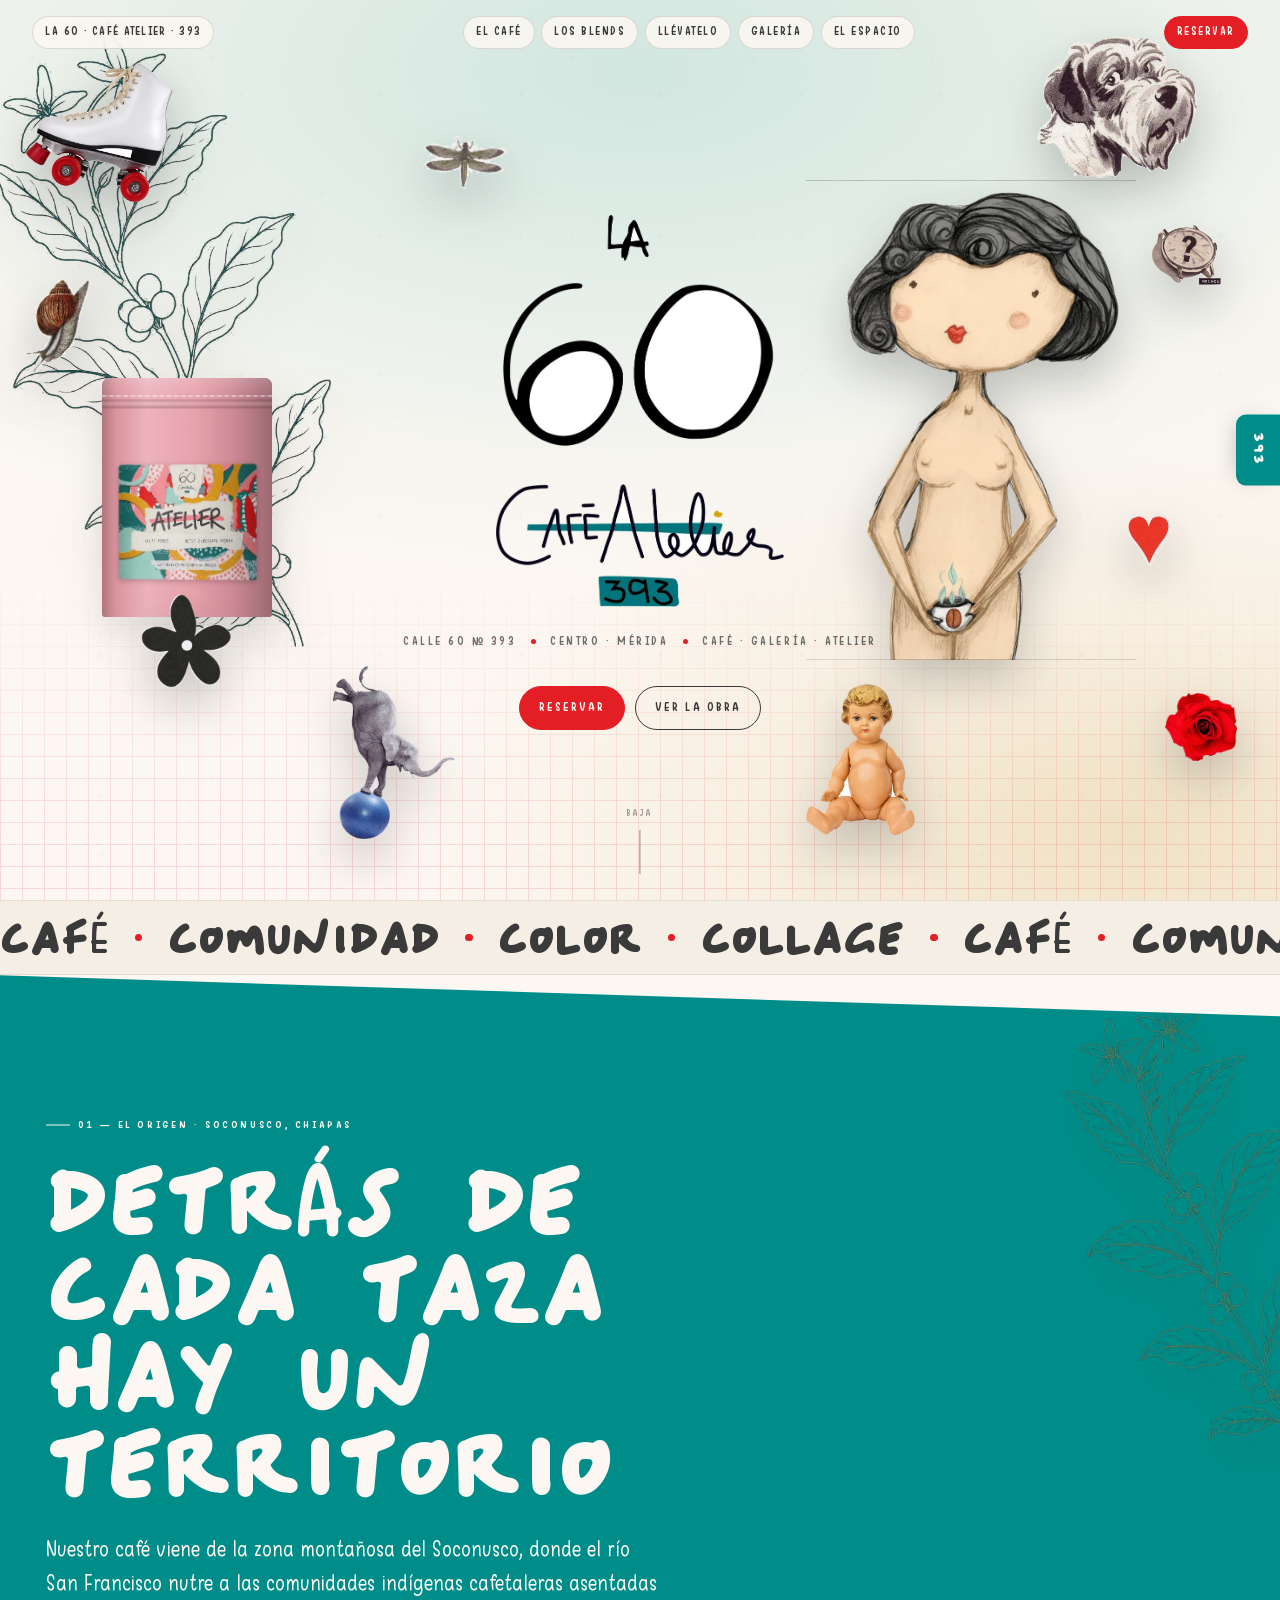
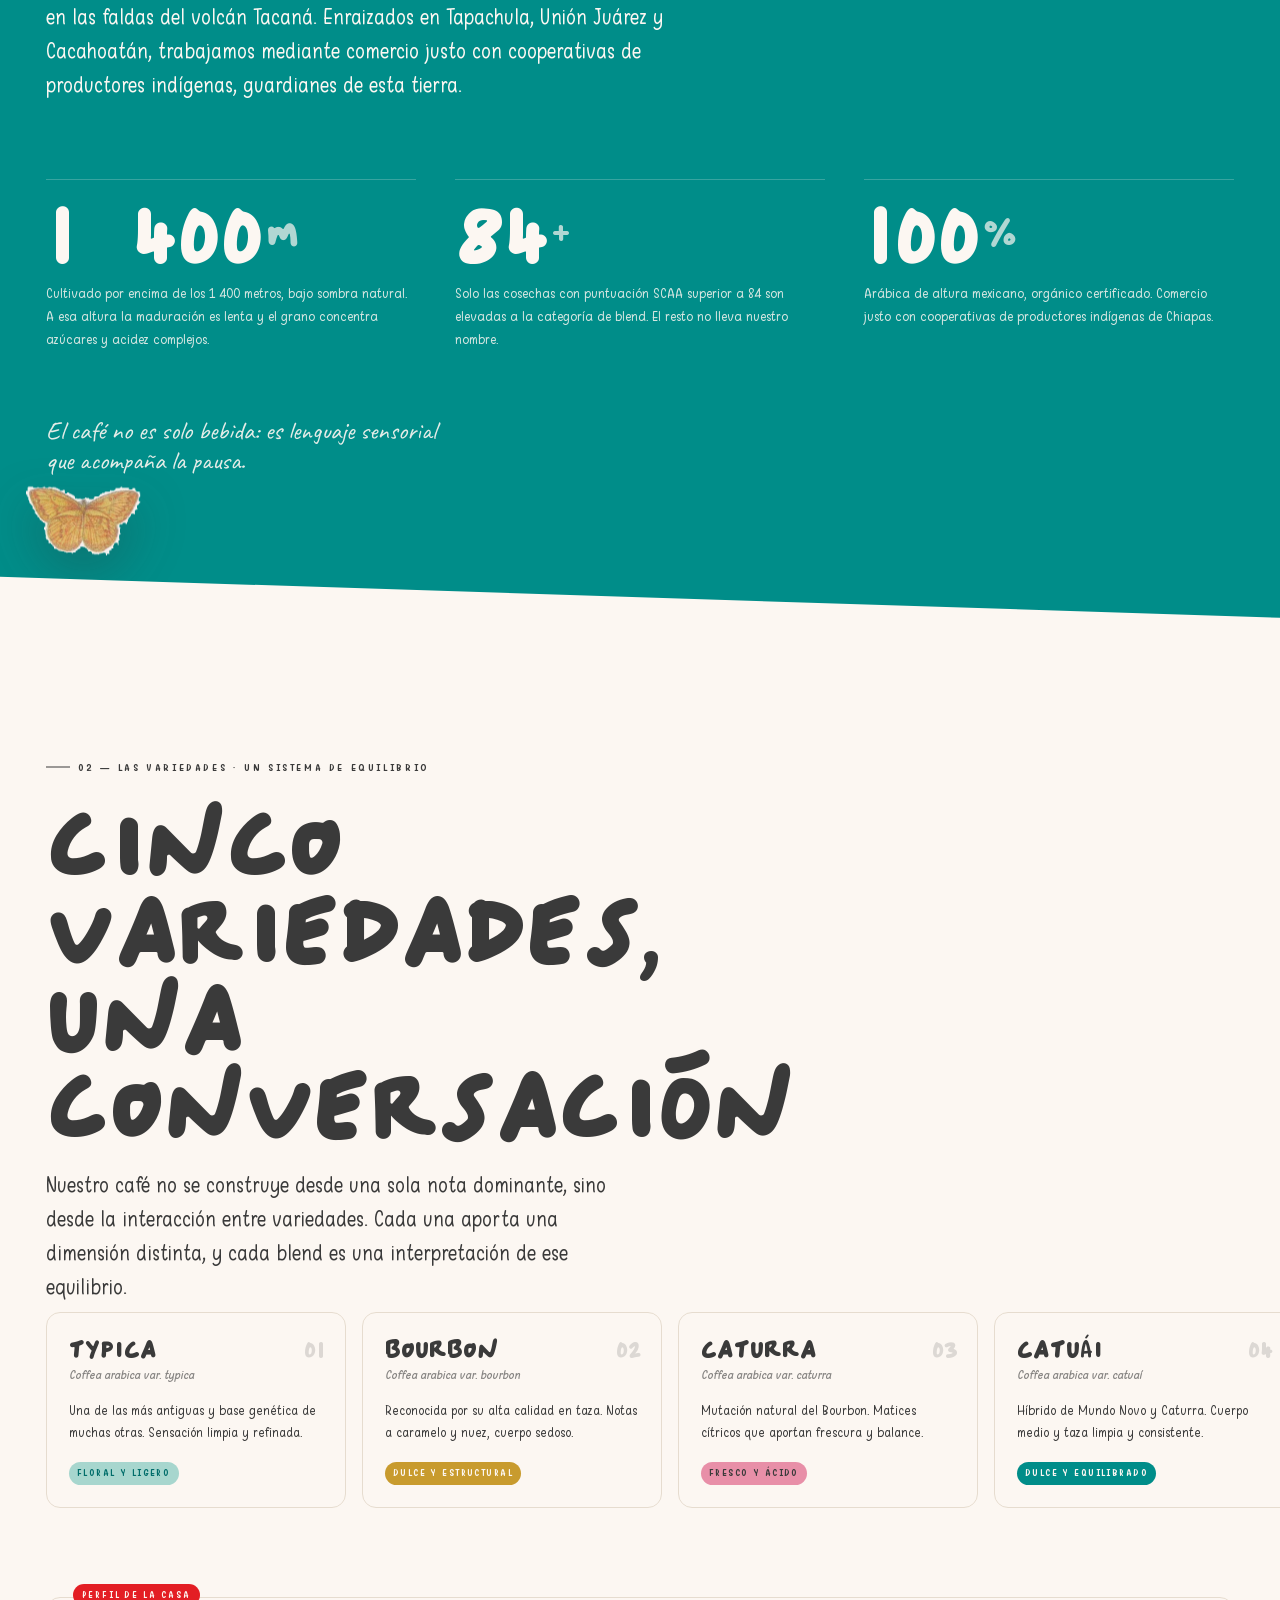
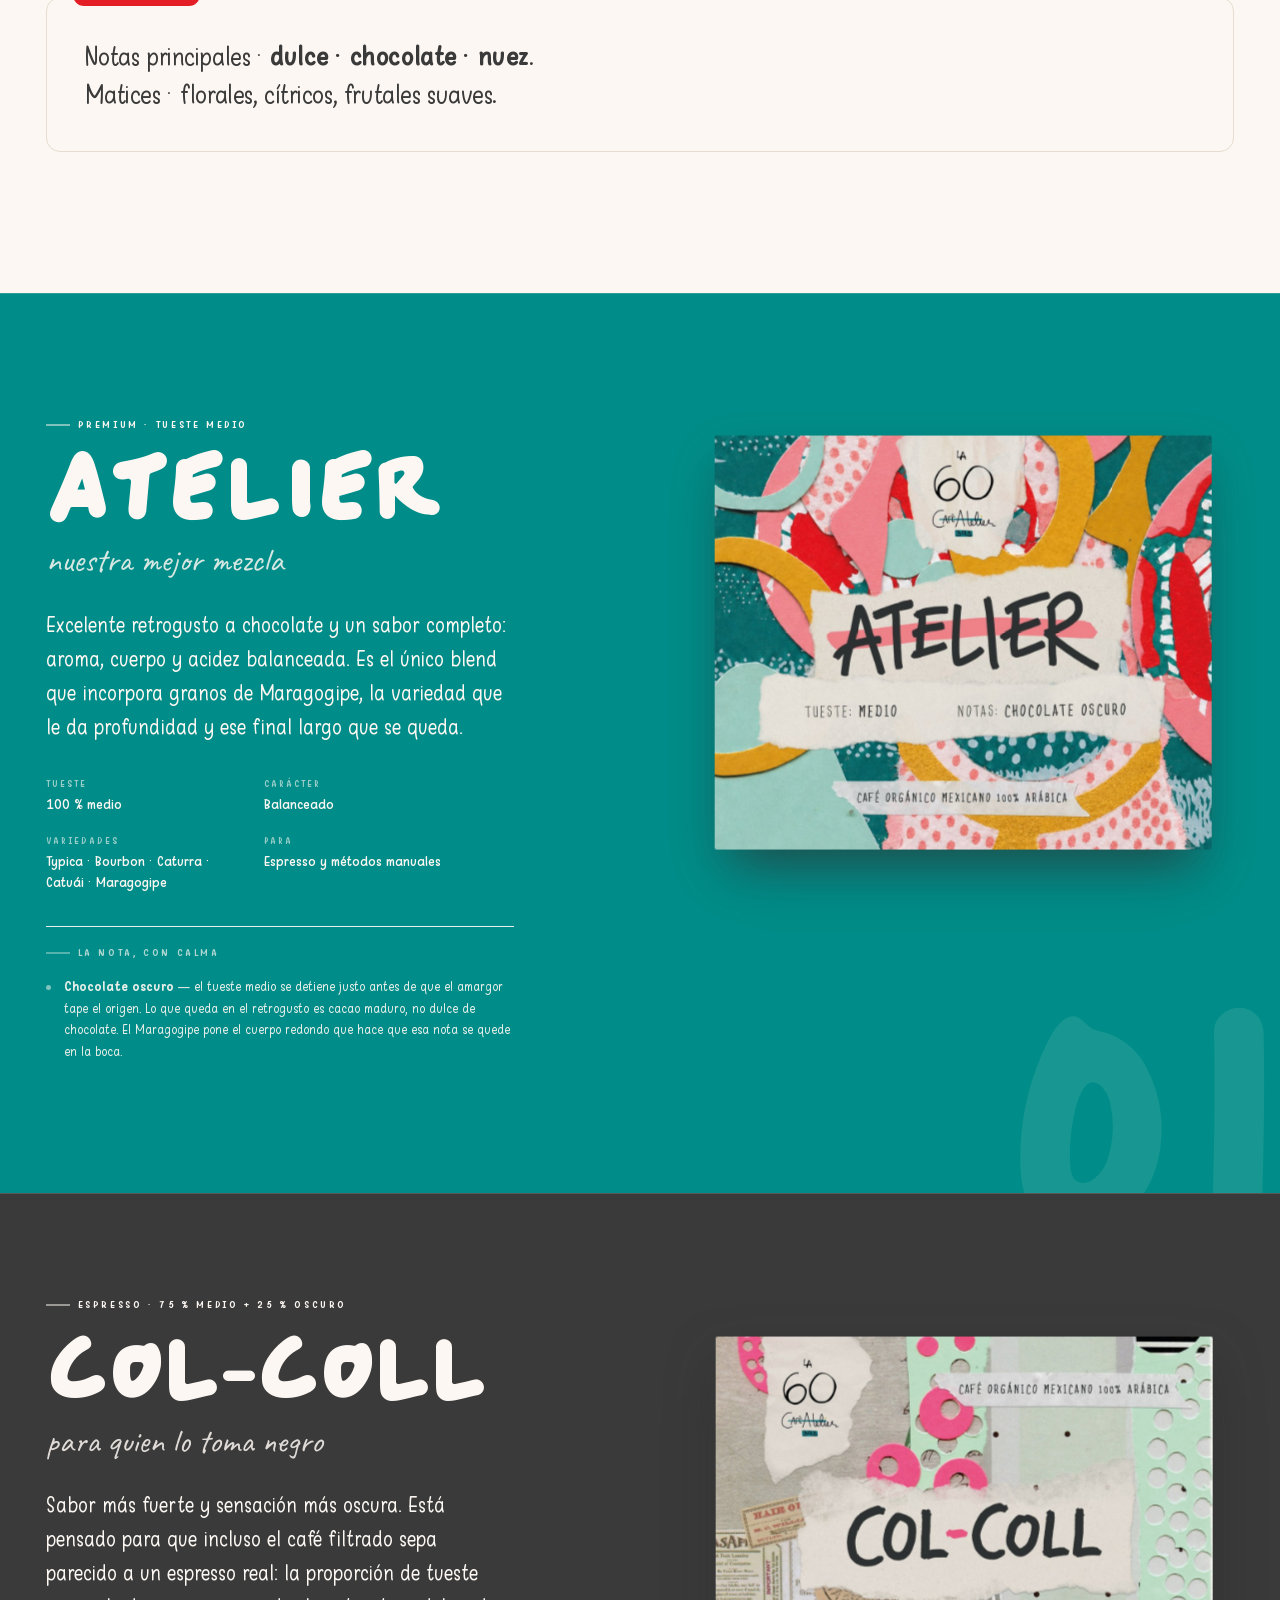
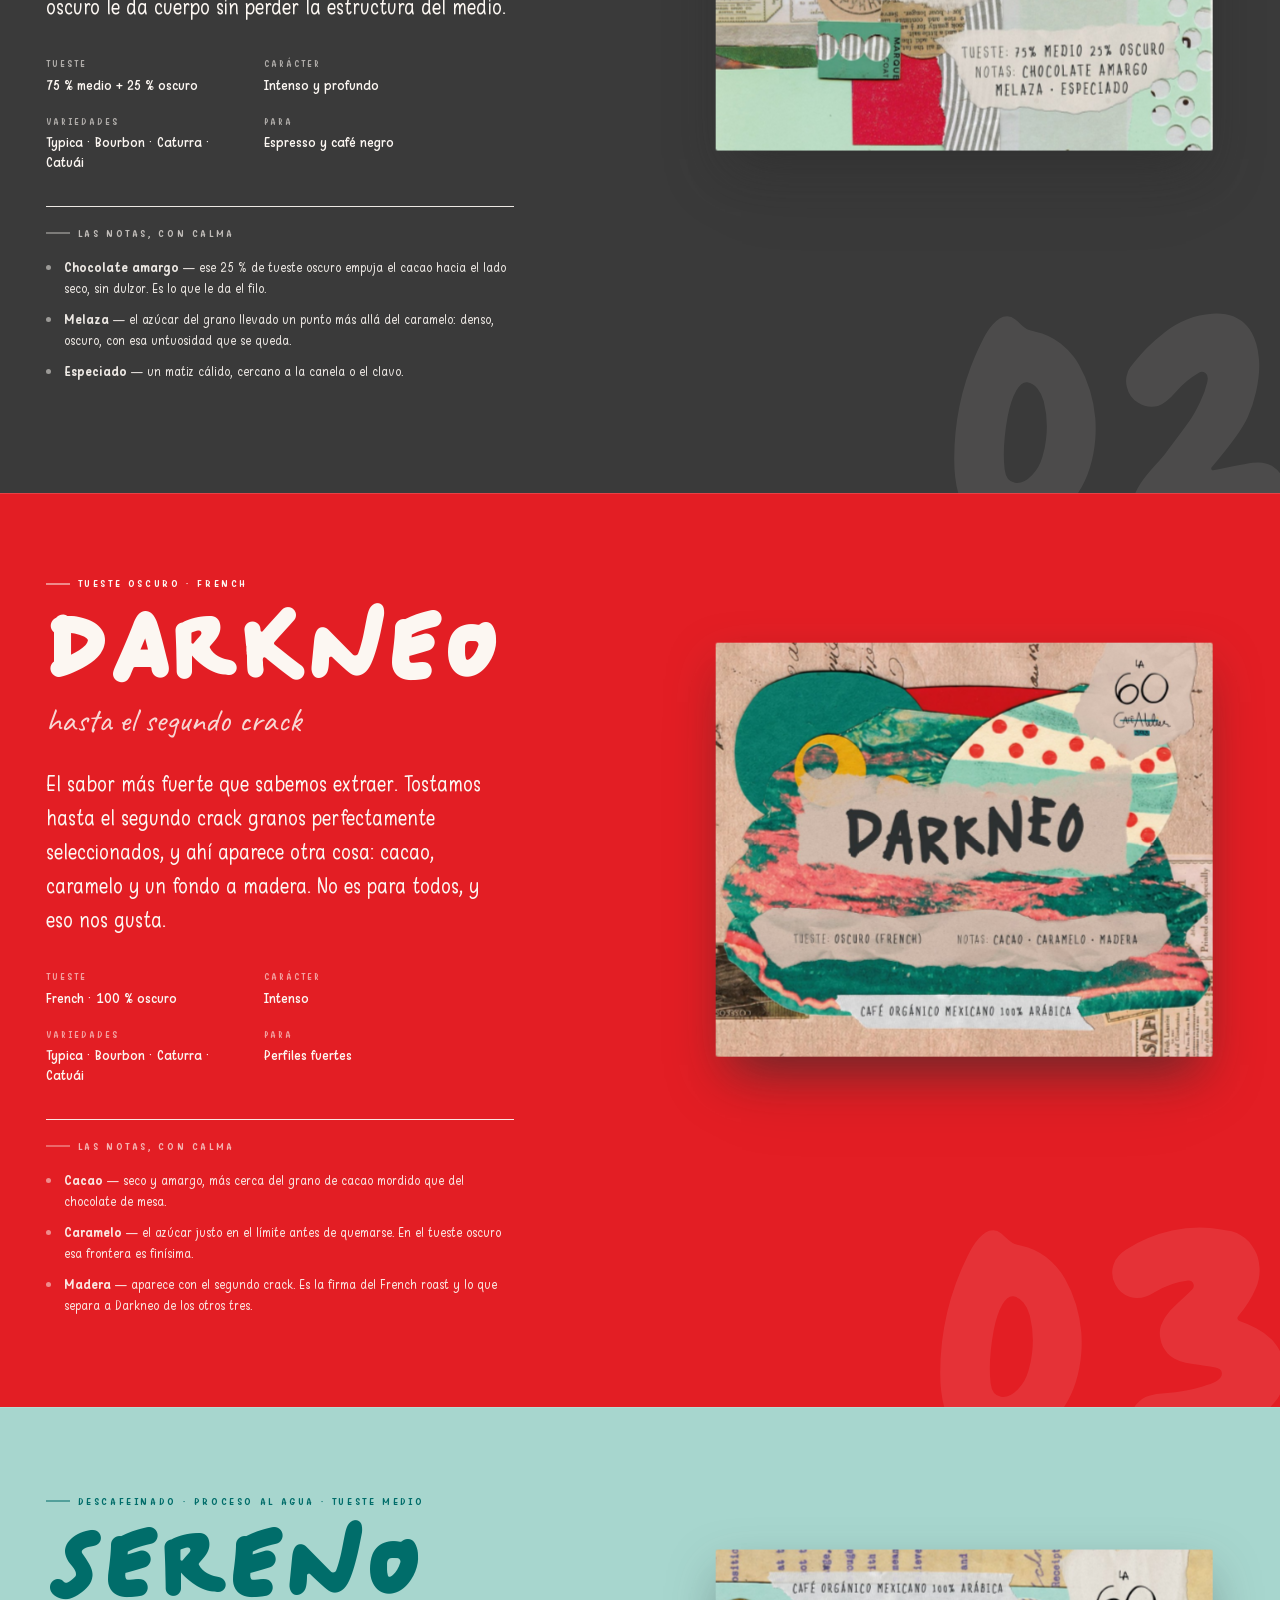
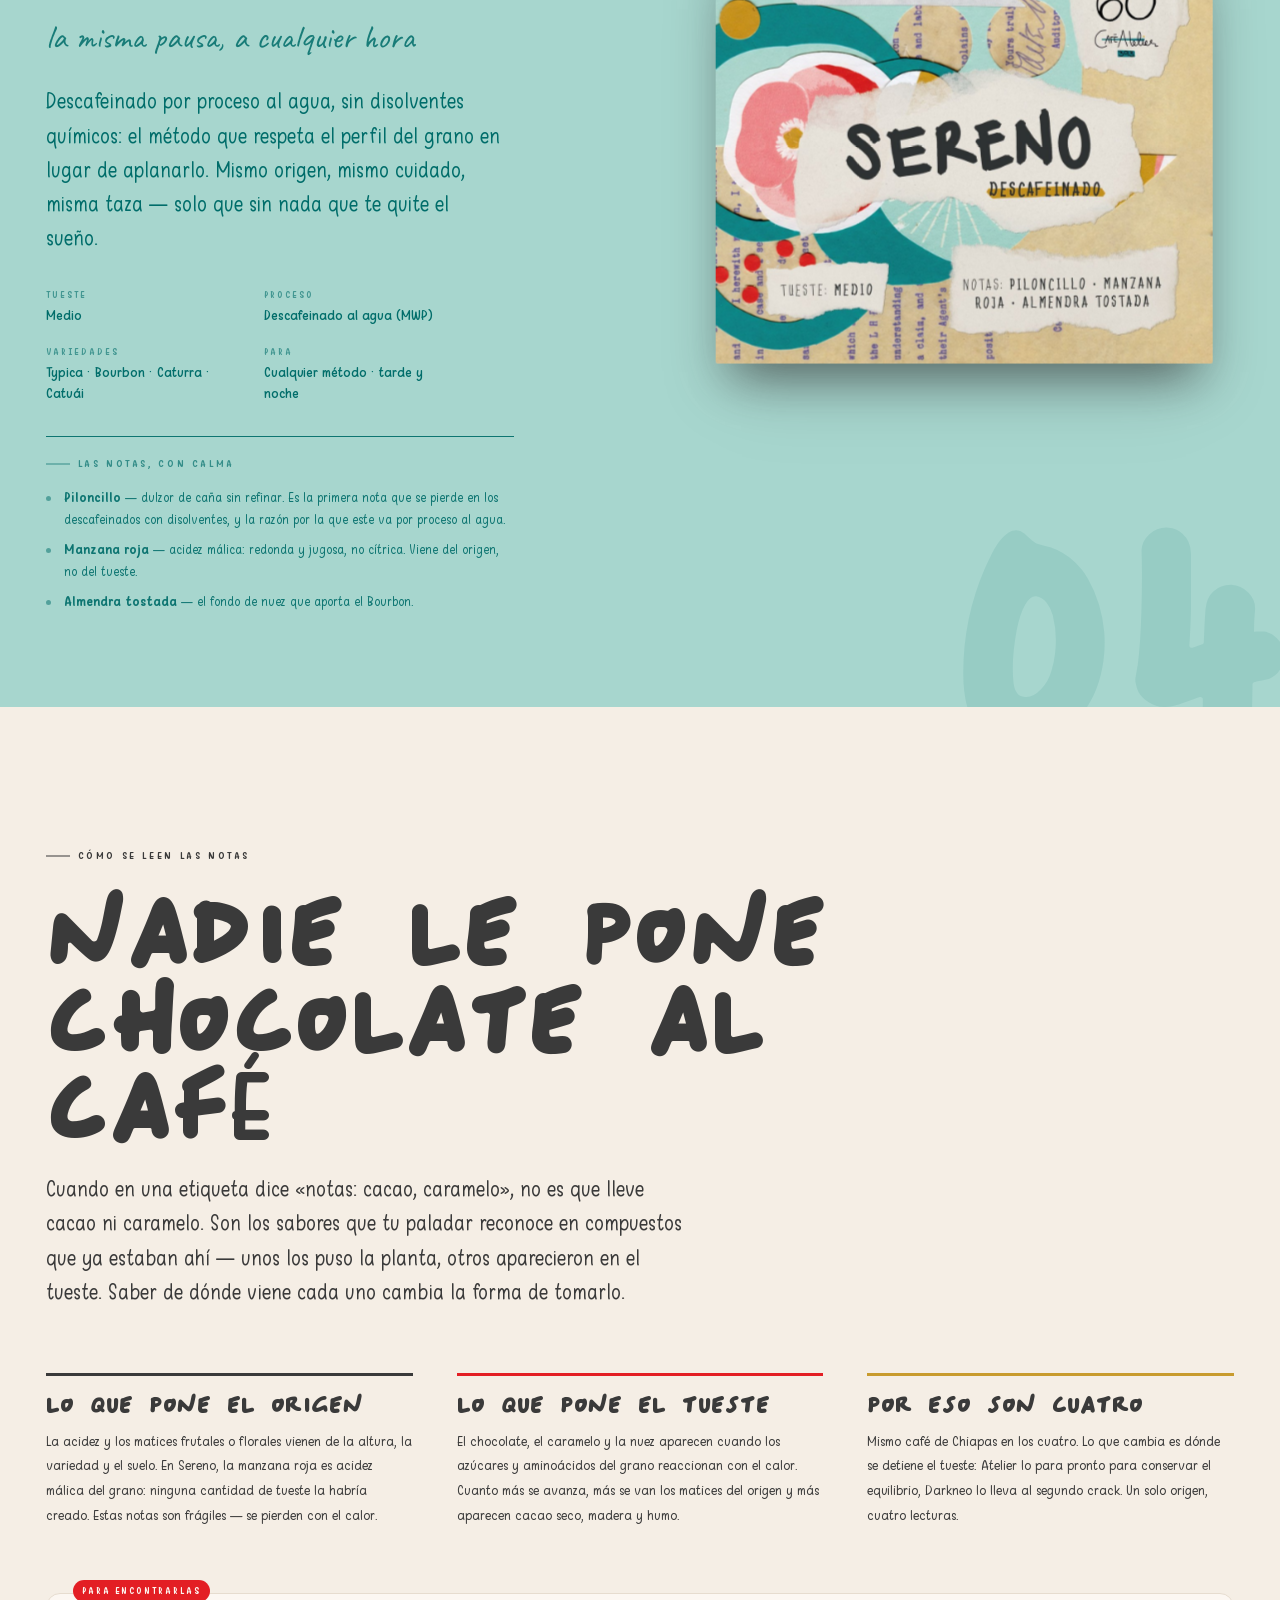
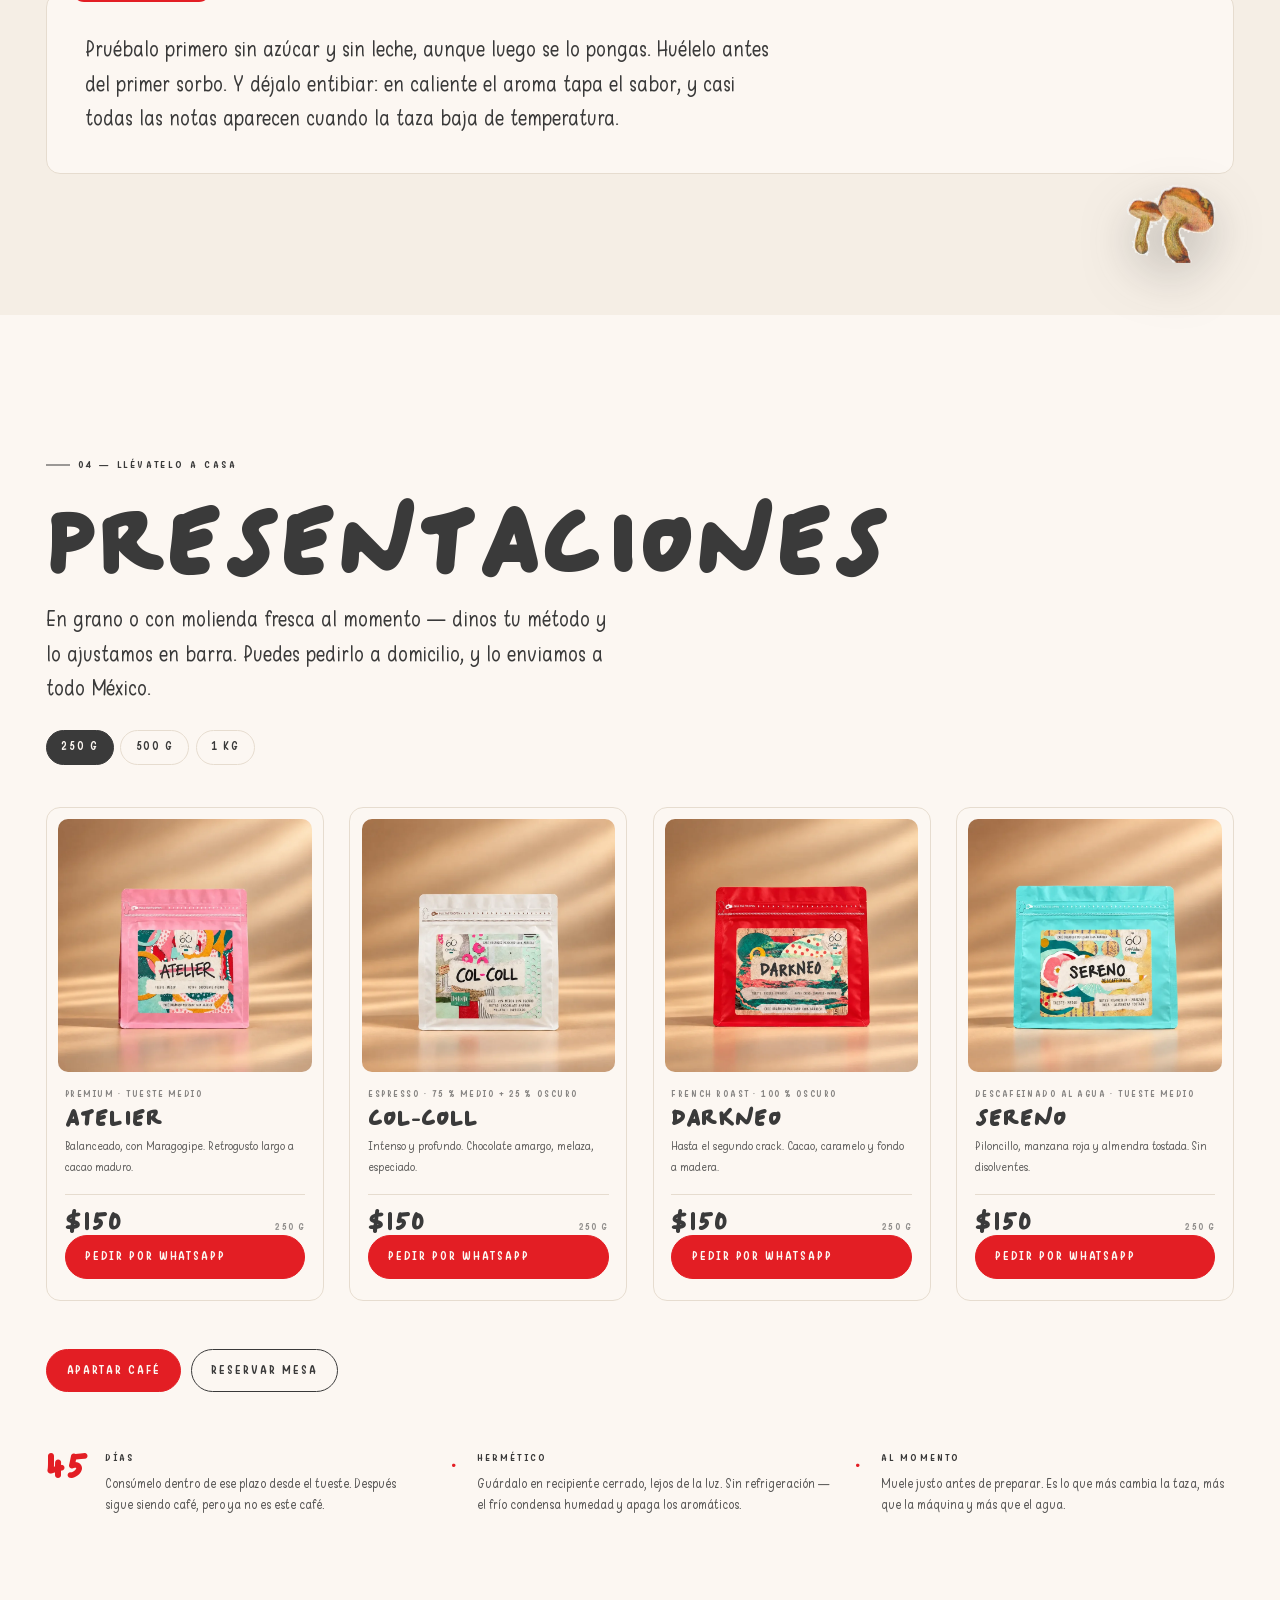
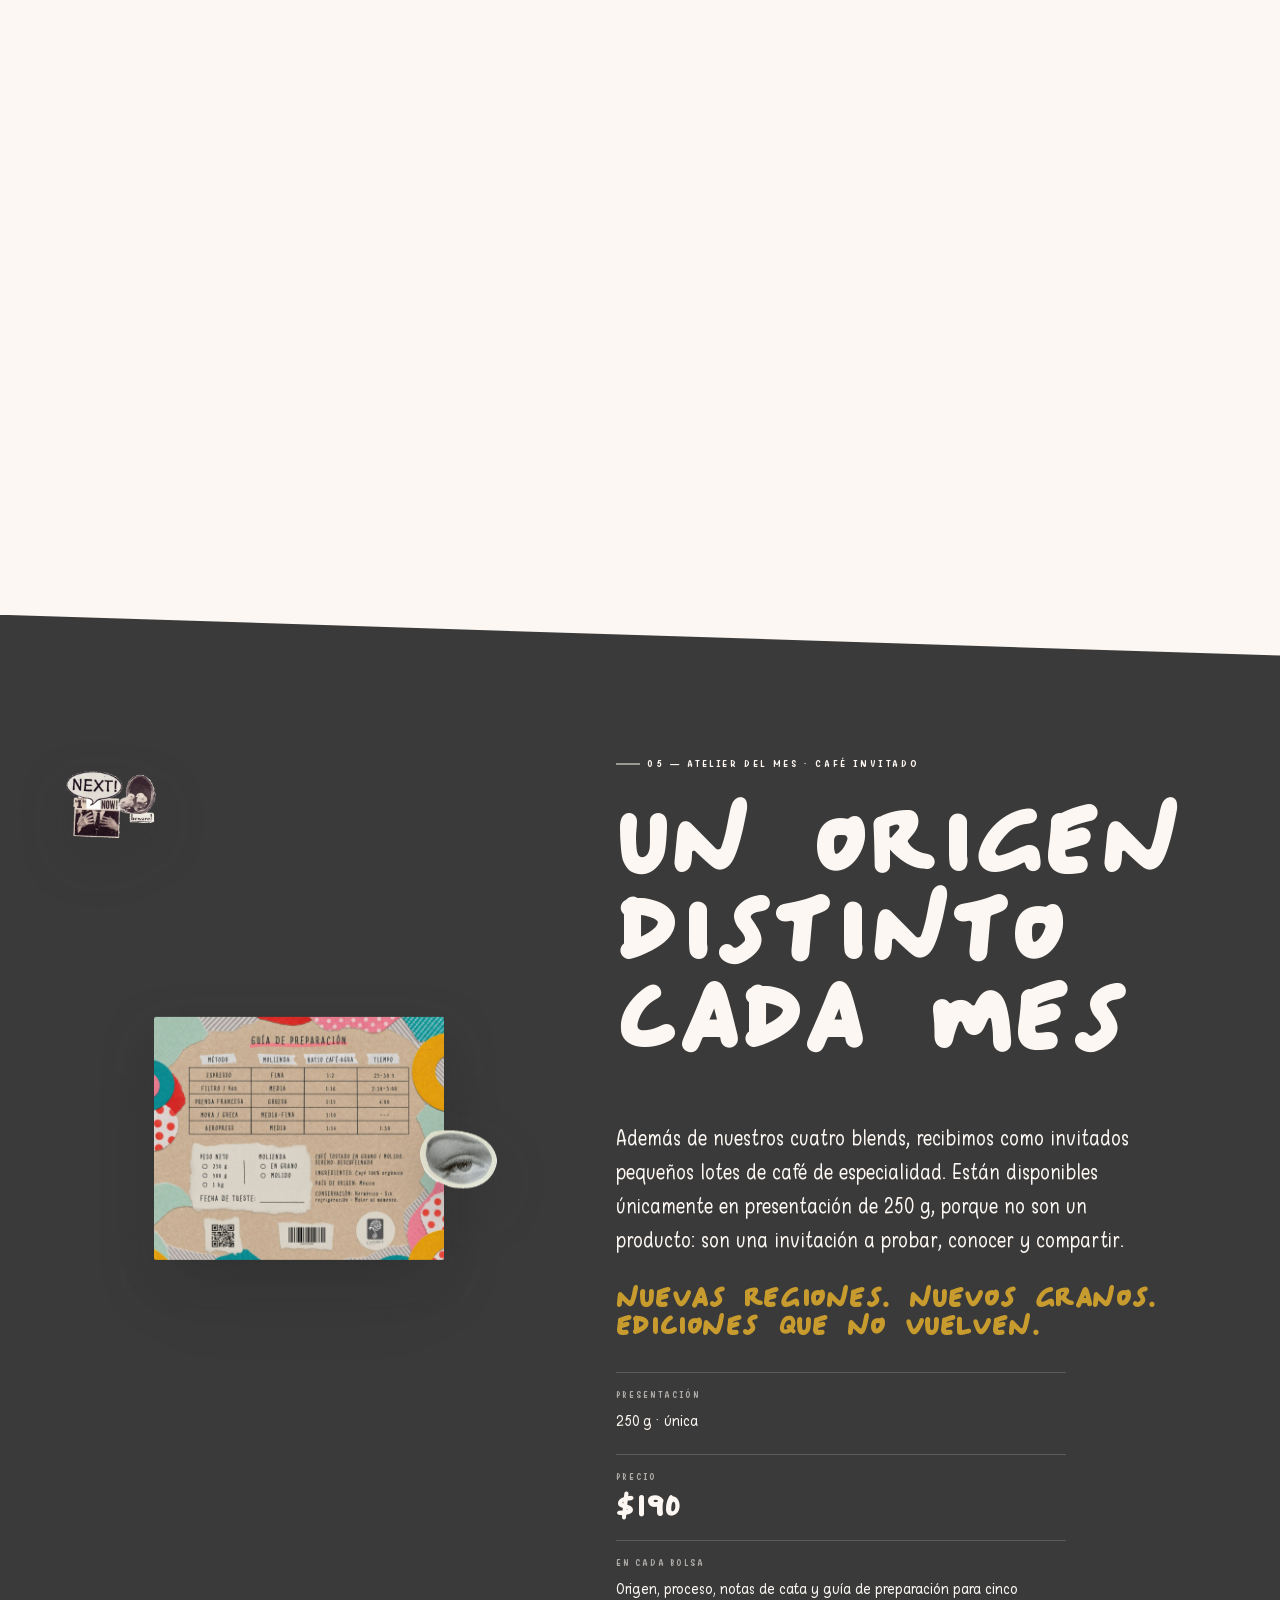
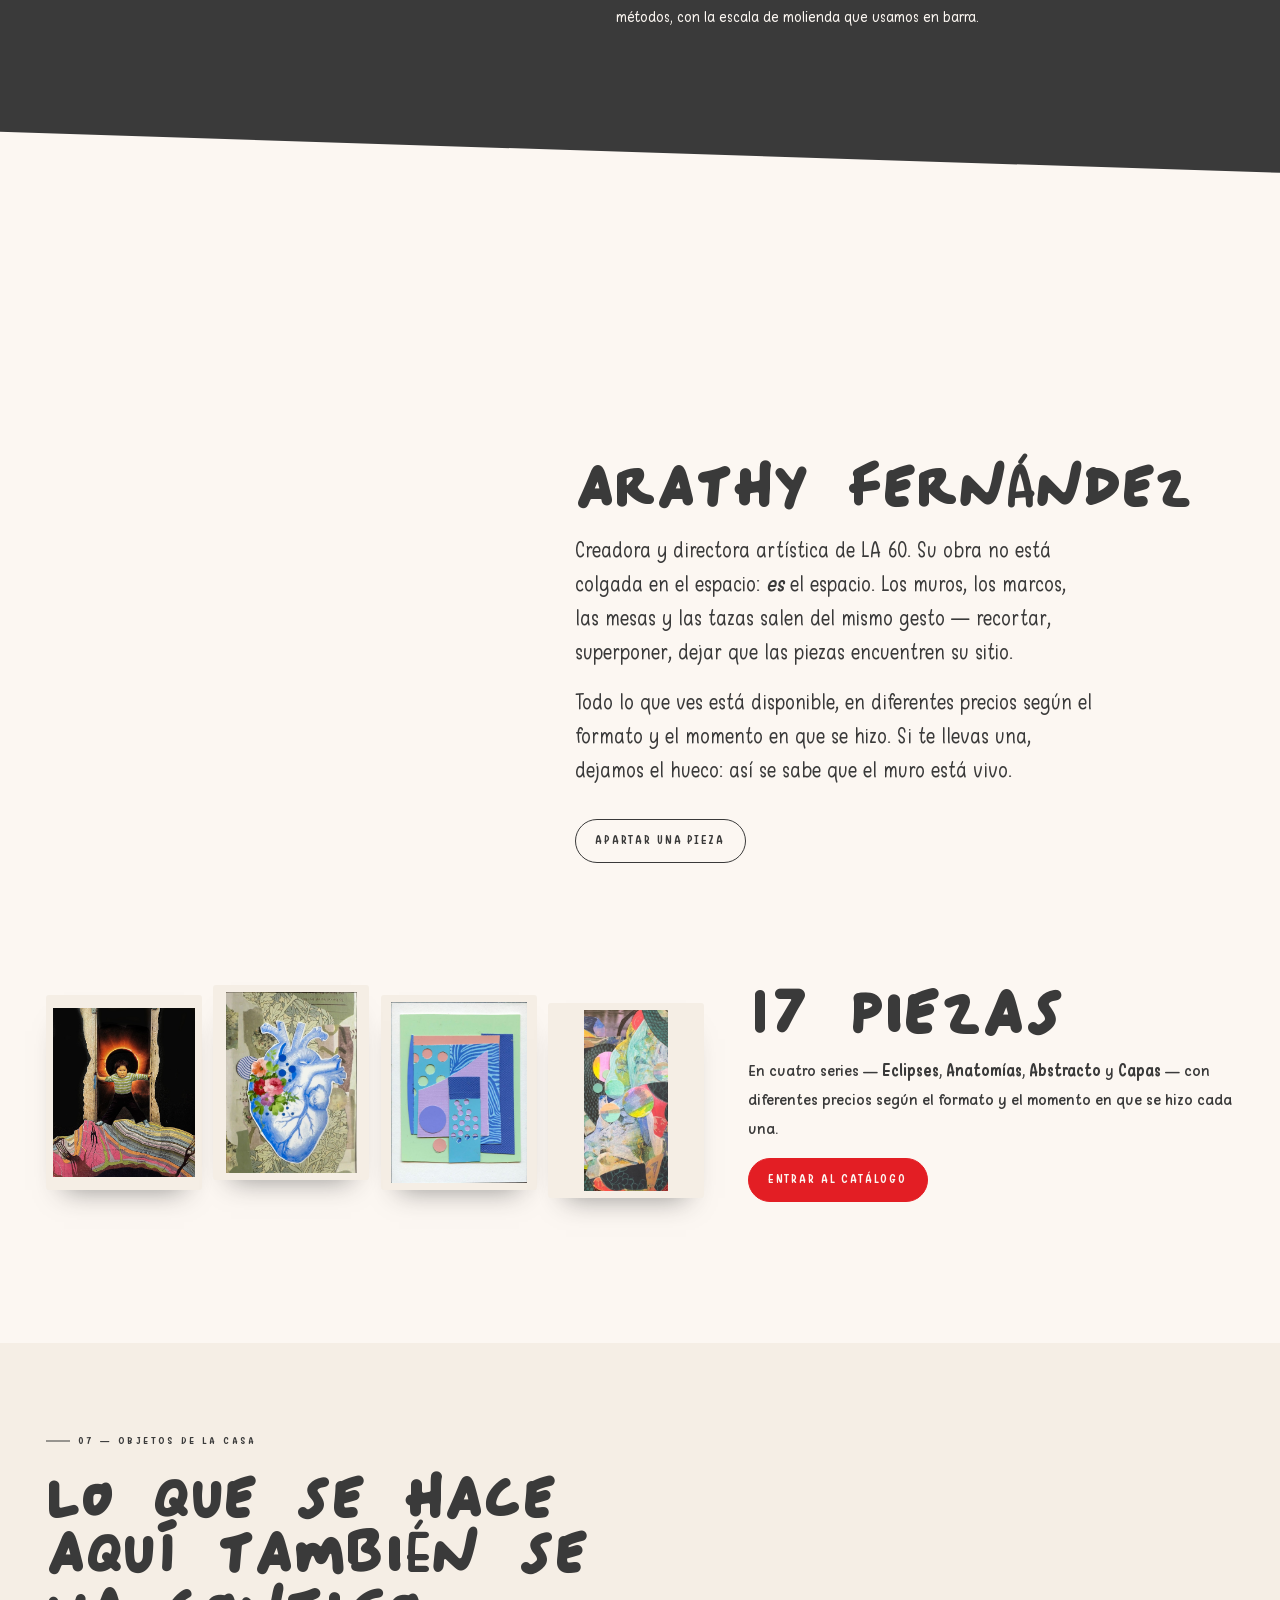
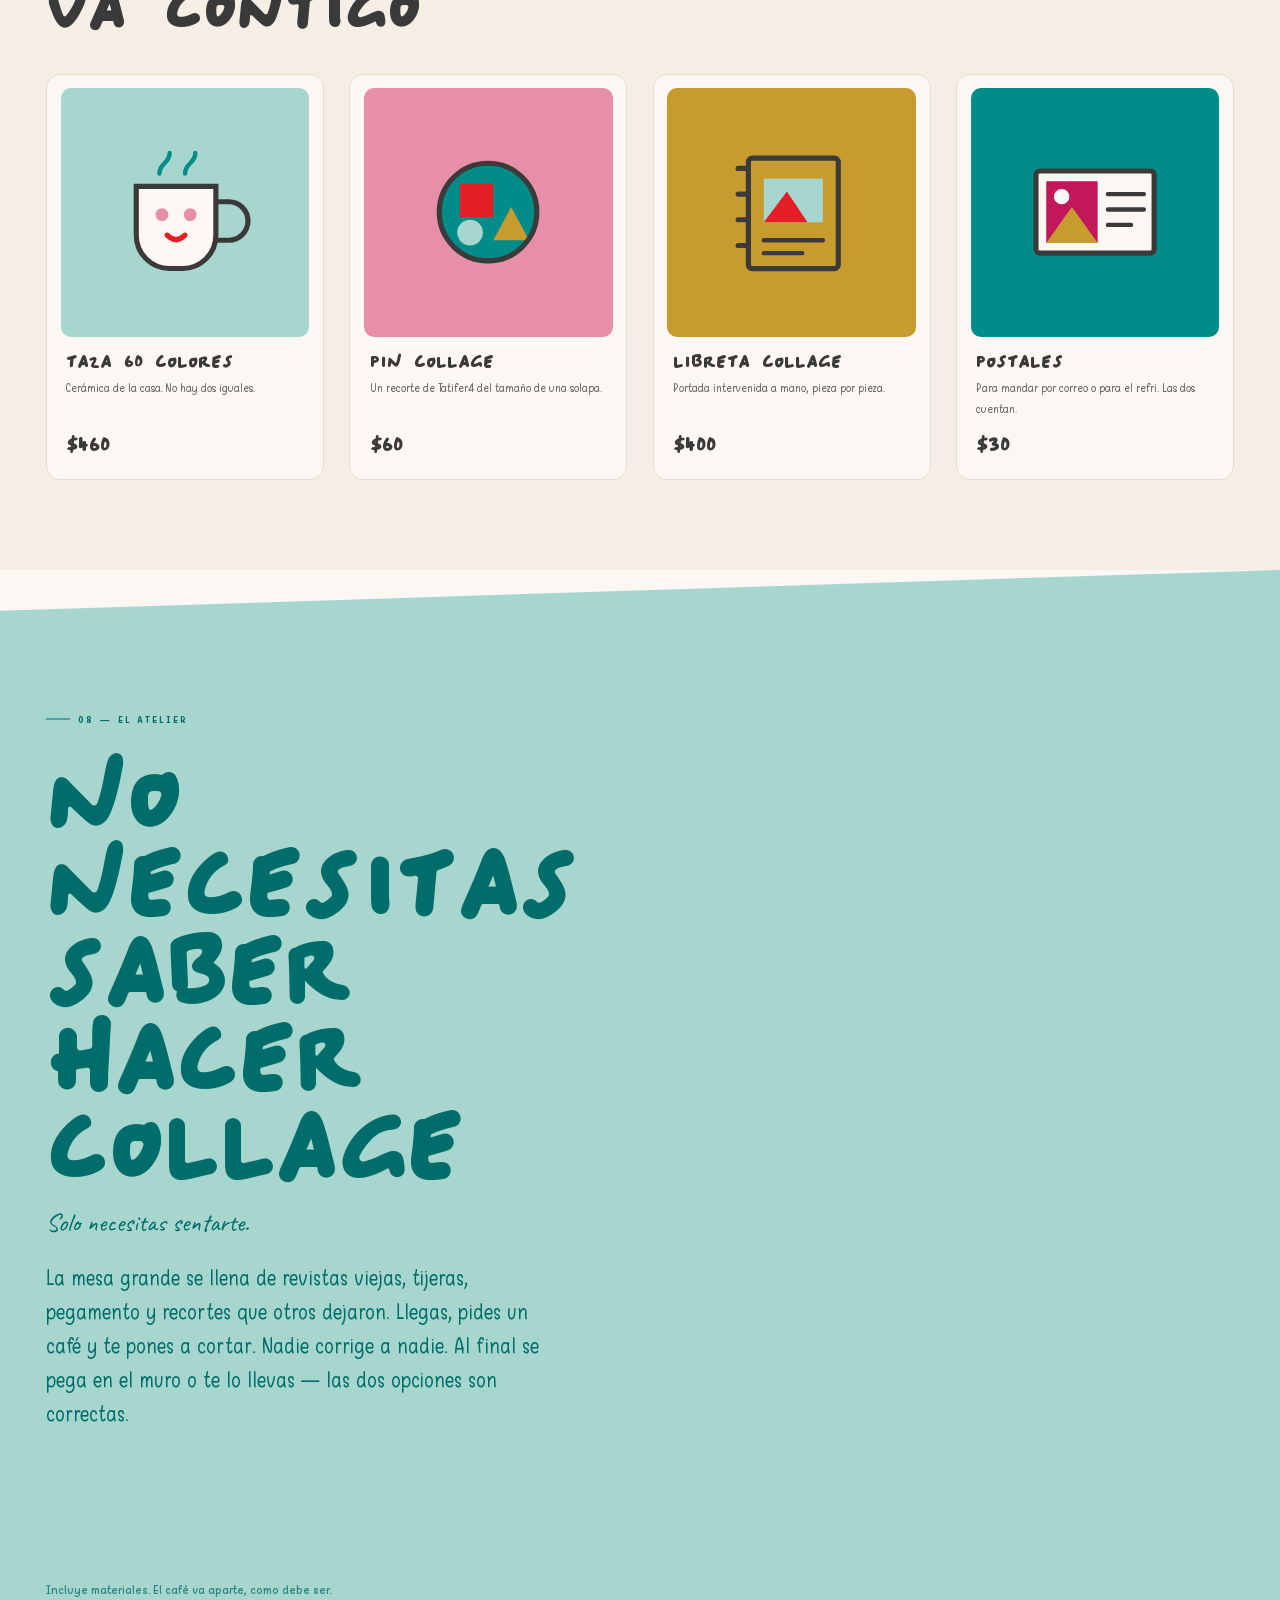
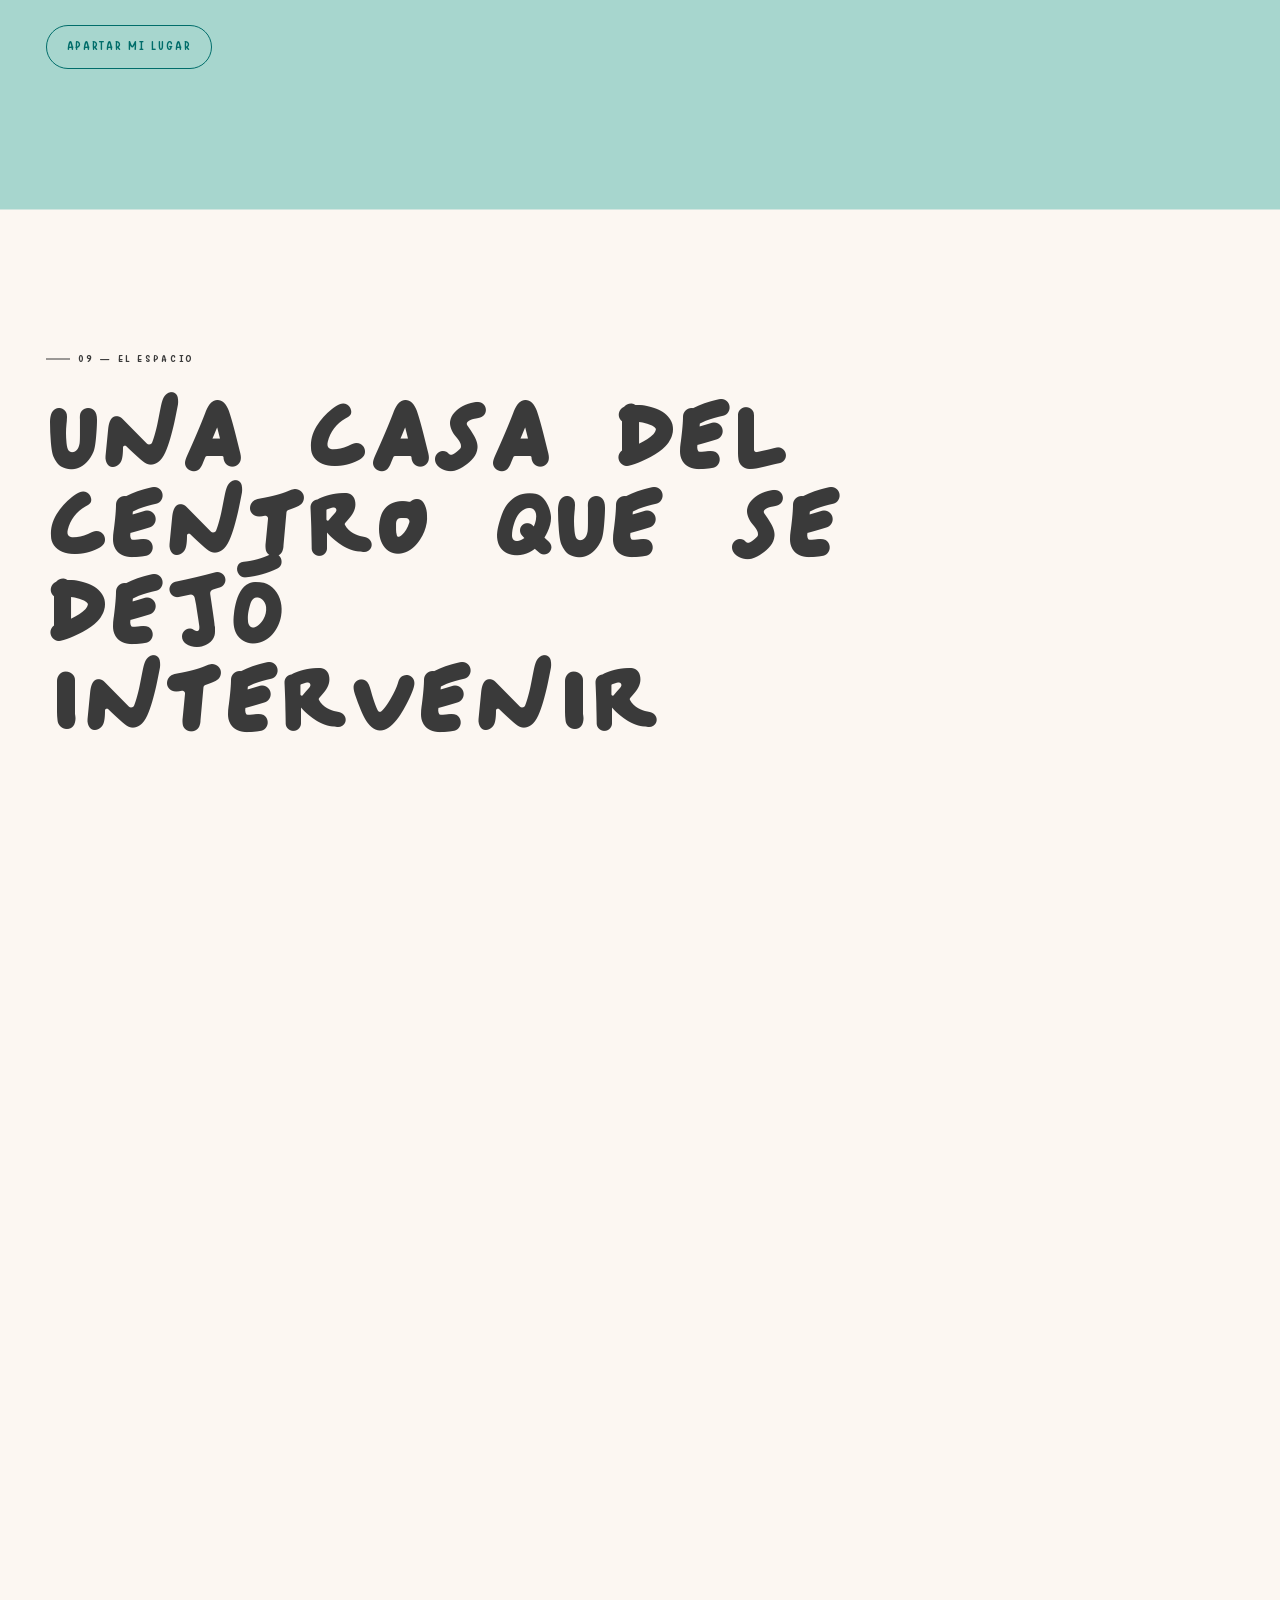
<file: index.html>
<!doctype html>
<html lang="es-MX">
<head>
<meta charset="utf-8">
<meta name="viewport" content="width=device-width,initial-scale=1">
<title>LA 60 · Café Atelier — Mérida, Yucatán</title>
<meta name="description" content="Café orgánico de Chiapas tostado en Mérida, obra de Tatifer4 en venta y un atelier de collage abierto. Calle 60 № 393, Centro.">
<meta name="theme-color" content="#008D89">
<meta property="og:title" content="LA 60 · Café Atelier">
<meta property="og:description" content="Café, comunidad, color y collage. Calle 60 № 393, Centro, Mérida.">
<meta property="og:type" content="website">
<meta property="og:image" content="https://la60cafeatelier.com/assets/img/og-index.jpg">
<meta property="og:image:width" content="1200">
<meta property="og:image:height" content="630">
<meta property="og:image:alt" content="Las cuatro bolsas de café de LA 60 en fila">
<meta property="og:url" content="https://la60cafeatelier.com/">
<meta property="og:site_name" content="LA 60 · Café Atelier">
<meta property="og:locale" content="es_MX">
<meta name="twitter:card" content="summary_large_image">
<link rel="canonical" href="https://la60cafeatelier.com/">
<link rel="icon" href="favicon.ico" sizes="32x32">
<link rel="icon" href="favicon-512.png" type="image/png" sizes="512x512">
<link rel="apple-touch-icon" href="apple-touch-icon.png">

<link rel="preload" href="assets/fonts/lore-bold.woff2" as="font" type="font/woff2" crossorigin>
<link rel="preload" href="assets/fonts/warungkopi-400-normal.woff2" as="font" type="font/woff2" crossorigin>
<link rel="stylesheet" href="assets/css/la60-web.css">
</head>
<body>

<a class="salta" href="#origen">Saltar al contenido</a>

<!-- ============================================================
     NAVEGACIÓN
     ============================================================ -->
<nav class="nav" aria-label="Principal">
  <div class="nav__grupo">
    <a class="pill pill--marca" href="#inicio">La 60 · Café Atelier · 393</a>
  </div>
  <div class="nav__grupo nav__links">
    <a class="pill" href="#origen">El café</a>
    <a class="pill" href="#blends">Los blends</a>
    <a class="pill" href="#tienda">Llévatelo</a>
    <a class="pill" href="obra.html">Galería</a>
    <a class="pill" href="#espacio">El espacio</a>
  </div>
  <div class="nav__grupo">
    <a class="pill pill--acento" href="reservas.html">Reservar</a>
  </div>
</nav>
<a class="tab393" href="#visita" aria-label="Calle 60 número 393, Centro, Mérida">393</a>

<!-- ============================================================
     HERO · la composición flotante
     ============================================================ -->
<header class="hero escena" id="inicio" data-raton="26">
  <div class="hero__fondo"></div>
  <div class="hero__cuadricula trama"></div>

  <!-- Los objetos flotantes de la portada. Recortes de la manteleta de
       LA 60, a escalas muy distintas para que la composición tenga fondo.
       Sus posiciones viven en el CSS (.h-*) porque en móvil se reparten
       distinto: la franja central queda libre para el título. -->
  <div class="flota solo-md h-cafeto-a" data-scroll="60">
    <div class="flota__i"><img src="assets/img/cafeto-kinder.webp" alt="" width="720" height="1080" loading="eager"></div>
  </div>
  <div class="flota h-personaje" data-scroll="150">
    <div class="flota__i"><img src="assets/img/personaje.webp" alt="Ilustración de la anfitriona de LA 60 con su taza de café" width="820" height="1192" loading="eager" fetchpriority="high"></div>
  </div>

  <div class="flota flota--suave h-bolsa" data-scroll="190">
    <div class="flota__i"><img src="assets/img/bolsas/atelier.webp"
         alt="Bolsa de 250 g de Atelier, con la etiqueta de collage de Tatifer4" loading="eager"></div>
  </div>

  <div class="flota h-r1" data-scroll="230">
    <div class="flota__i"><img src="assets/img/recortes/patin.webp" alt="Patín de ruedas recortado" loading="eager"></div>
  </div>
  <div class="flota h-r2" data-scroll="210">
    <div class="flota__i"><img src="assets/img/recortes/perro.webp" alt="Perro recortado" loading="eager"></div>
  </div>
  <div class="flota solo-md h-r3" data-scroll="245">
    <div class="flota__i"><img src="assets/img/recortes/elefante.webp" alt="Elefante haciendo equilibrio sobre una pelota" loading="eager"></div>
  </div>
  <div class="flota solo-md h-r4" data-scroll="255">
    <div class="flota__i"><img src="assets/img/recortes/muneca.webp" alt="Muñeca de porcelana recortada" loading="eager"></div>
  </div>
  <div class="flota solo-md h-r5" data-scroll="235">
    <div class="flota__i"><img src="assets/img/recortes/flor-negra.webp" alt="Flor negra recortada" loading="eager"></div>
  </div>
  <div class="flota solo-md h-r6" data-scroll="200">
    <div class="flota__i"><img src="assets/img/recortes/libelula.webp" alt="Libélula recortada" loading="eager"></div>
  </div>
  <div class="flota solo-md h-r7" data-scroll="215">
    <div class="flota__i"><img src="assets/img/recortes/rosa.webp" alt="Rosa roja recortada" loading="eager"></div>
  </div>
  <div class="flota h-r8" data-scroll="265">
    <div class="flota__i"><img src="assets/img/recortes/corazon.webp" alt="Corazón rojo recortado" loading="eager"></div>
  </div>
  <div class="flota solo-md h-r9" data-scroll="240">
    <div class="flota__i"><img src="assets/img/recortes/caracol.webp" alt="Caracol recortado" loading="eager"></div>
  </div>
  <div class="flota solo-md h-r10" data-scroll="225">
    <div class="flota__i"><img src="assets/img/recortes/reloj.webp" alt="Reloj con un signo de interrogación" loading="eager"></div>
  </div>

  <div class="wrap hero__centro">
    <h1 class="hero__logo">
      <img src="assets/img/logo-tinta.webp"
           alt="LA 60 · Café Atelier · 393"
           width="661" height="900" fetchpriority="high">
    </h1>
    <p class="hero__sub">
      <span>Calle 60 № 393</span><i class="hero__punto"></i>
      <span>Centro · Mérida</span><i class="hero__punto"></i>
      <span>Café · Galería · Atelier</span>
    </p>
    <div class="hero__cta">
      <a class="btn btn--rojo" href="reservas.html"><span>Reservar</span></a>
      <a class="btn btn--linea" href="obra.html"><span>Ver la obra</span></a>
    </div>
  </div>

  <div class="scrollcue" aria-hidden="true">Baja<i></i></div>
</header>

<!-- ============================================================
     MARQUESINA
     ============================================================ -->
<div class="marq" aria-hidden="true">
  <div class="marq__pista">
    <div class="marq__grupo">
      <span class="marq__item">Café</span><i class="marq__punto"></i>
      <span class="marq__item">Comunidad</span><i class="marq__punto"></i>
      <span class="marq__item">Color</span><i class="marq__punto"></i>
      <span class="marq__item">Collage</span><i class="marq__punto"></i>
    </div>
    <div class="marq__grupo">
      <span class="marq__item">Café</span><i class="marq__punto"></i>
      <span class="marq__item">Comunidad</span><i class="marq__punto"></i>
      <span class="marq__item">Color</span><i class="marq__punto"></i>
      <span class="marq__item">Collage</span><i class="marq__punto"></i>
    </div>
  </div>
</div>

<!-- ============================================================
     ORIGEN
     ============================================================ -->
<section class="sec plano plano--kinder plano--corte escena" id="origen" data-raton="14">
  <div class="flota solo-md" data-scroll="120" style="--x:82%;--y:-6%;--w:min(26vw,320px);--depth:.6;--rot:14deg;--dur:21s;--amp:14px;--z:1;opacity:.55">
    <div class="flota__i"><img src="assets/img/cafeto-mostaza.webp" alt="" width="720" height="1080" loading="lazy"></div>
  </div>
  <div class="flota solo-md" data-scroll="170" style="--x:2%;--y:63%;--w:clamp(84px,9vw,140px);--depth:1.8;--rot:-8deg;--dur:12s;--delay:-3s;--amp:18px;--z:1">
    <div class="flota__i"><img src="assets/img/recortes/mariposa-amarilla.webp" alt="Mariposa amarilla recortada" loading="lazy"></div>
  </div>

  <div class="wrap">
    <p class="eyebrow rev">01 — El origen · Soconusco, Chiapas</p>
    <h2 class="t-xl rev" data-d="1" style="margin:1.4rem 0 1.6rem;max-width:16ch">Detrás de cada taza hay un territorio</h2>
    <p class="lead rev" data-d="2" style="max-width:62ch">
      Nuestro café viene de la zona montañosa del Soconusco, donde el río San Francisco nutre a las
      comunidades indígenas cafetaleras asentadas en las faldas del volcán Tacaná. Enraizados en
      Tapachula, Unión Juárez y Cacahoatán, trabajamos mediante comercio justo con cooperativas de
      productores indígenas, guardianes de esta tierra.
    </p>

    <div class="cifras" style="margin-top:clamp(3rem,6vw,5rem)">
      <div class="cifra rev" data-d="1">
        <p class="cifra__n">1 400<em>m</em></p>
        <p>Cultivado por encima de los 1 400 metros, bajo sombra natural. A esa altura la maduración
           es lenta y el grano concentra azúcares y acidez complejos.</p>
      </div>
      <div class="cifra rev" data-d="2">
        <p class="cifra__n">84<em>+</em></p>
        <p>Solo las cosechas con puntuación SCAA superior a 84 son elevadas a la categoría de blend.
           El resto no lleva nuestro nombre.</p>
      </div>
      <div class="cifra rev" data-d="3">
        <p class="cifra__n">100<em>%</em></p>
        <p>Arábica de altura mexicano, orgánico certificado. Comercio justo con cooperativas de
           productores indígenas de Chiapas.</p>
      </div>
    </div>

    <p class="nota rev" data-d="4" style="margin-top:clamp(2.6rem,5vw,4rem);max-width:34ch;opacity:.9">
      El café no es solo bebida: es lenguaje sensorial que acompaña la pausa.
    </p>
  </div>
</section>

<!-- ============================================================
     VARIEDADES
     ============================================================ -->
<section class="sec" id="variedades">
  <div class="wrap">
    <p class="eyebrow rev">02 — Las variedades · un sistema de equilibrio</p>
    <h2 class="t-xl rev" data-d="1" style="margin:1.4rem 0 1.2rem;max-width:15ch">Cinco variedades, una conversación</h2>
    <p class="lead mut rev" data-d="2" style="max-width:58ch">
      Nuestro café no se construye desde una sola nota dominante, sino desde la interacción entre
      variedades. Cada una aporta una dimensión distinta, y cada blend es una interpretación de ese
      equilibrio.
    </p>
  </div>

  <div class="tira rev" data-d="3">
    <article class="var" style="--tono:#A7D6CE;--tono-txt:#006D6A">
      <span class="var__n">01</span>
      <h3>Typica</h3><em class="var__lat">Coffea arabica var. typica</em>
      <p>Una de las más antiguas y base genética de muchas otras. Sensación limpia y refinada.</p>
      <span class="var__tag">Floral y ligero</span>
    </article>
    <article class="var" style="--tono:#C89B2E;--tono-txt:#FCF7F2">
      <span class="var__n">02</span>
      <h3>Bourbon</h3><em class="var__lat">Coffea arabica var. bourbon</em>
      <p>Reconocida por su alta calidad en taza. Notas a caramelo y nuez, cuerpo sedoso.</p>
      <span class="var__tag">Dulce y estructural</span>
    </article>
    <article class="var" style="--tono:#E88FA8;--tono-txt:#3A3A3A">
      <span class="var__n">03</span>
      <h3>Caturra</h3><em class="var__lat">Coffea arabica var. caturra</em>
      <p>Mutación natural del Bourbon. Matices cítricos que aportan frescura y balance.</p>
      <span class="var__tag">Fresco y ácido</span>
    </article>
    <article class="var" style="--tono:#008D89;--tono-txt:#FCF7F2">
      <span class="var__n">04</span>
      <h3>Catuái</h3><em class="var__lat">Coffea arabica var. catuaí</em>
      <p>Híbrido de Mundo Novo y Caturra. Cuerpo medio y taza limpia y consistente.</p>
      <span class="var__tag">Dulce y equilibrado</span>
    </article>
    <article class="var" style="--tono:#C2185B;--tono-txt:#FCF7F2">
      <span class="var__n">05</span>
      <h3>Maragogipe</h3><em class="var__lat">Coffea arabica var. maragogipe</em>
      <p>Mutación de Typica, de grano grande. Complejidad aromática y final largo.</p>
      <span class="var__tag">Profundo y complejo</span>
    </article>
  </div>

  <div class="wrap">
    <div class="recuadro rev">
      <span class="recuadro__sello">Perfil de la casa</span>
      <p class="t-m" style="text-transform:none;font-family:var(--font-cuerpo);font-weight:300;line-height:1.35">
        Notas principales · <b>dulce · chocolate · nuez</b>.<br>
        Matices · florales, cítricos, frutales suaves.
      </p>
    </div>
  </div>
</section>

<!-- ============================================================
     BLENDS · volúmenes que se apilan
     ============================================================ -->
<div class="pila" id="blends">

  <section class="blend escena" data-raton="16" style="--bg:#008D89;--tx:#FCF7F2">
    <span class="blend__num" aria-hidden="true">01</span>
    <div class="wrap blend__rejilla">
      <div>
        <p class="eyebrow">Premium · tueste medio</p>
        <h2 class="t-xl">Atelier</h2>
        <p class="blend__claim">nuestra mejor mezcla</p>
        <p class="blend__desc lead">
          Excelente retrogusto a chocolate y un sabor completo: aroma, cuerpo y acidez balanceada.
          Es el único blend que incorpora granos de Maragogipe, la variedad que le da profundidad y
          ese final largo que se queda.
        </p>
        <dl class="ficha">
          <div><dt>Tueste</dt><dd>100 % medio</dd></div>
          <div><dt>Carácter</dt><dd>Balanceado</dd></div>
          <div><dt>Variedades</dt><dd>Typica · Bourbon · Caturra · Catuái · Maragogipe</dd></div>
          <div><dt>Para</dt><dd>Espresso y métodos manuales</dd></div>
        </dl>
        <div class="blend__notas">
          <p class="eyebrow">La nota, con calma</p>
          <ul>
            <li><b>Chocolate oscuro</b> — el tueste medio se detiene justo antes de que el amargor
              tape el origen. Lo que queda en el retrogusto es cacao maduro, no dulce de chocolate.
              El Maragogipe pone el cuerpo redondo que hace que esa nota se quede en la boca.</li>
          </ul>
        </div>
      </div>
      <div class="blend__frontal">
        <div class="flota" data-scroll="70" style="--x:50%;--y:50%;--w:min(92%,520px);--depth:1.3;--rot:-3deg;--dur:11s;--amp:16px;transform-origin:center;margin:-1px 0 0 -1px;translate:-50% -50%">
          <div class="flota__i frontal" data-frontal="atelier"></div>
        </div>
      </div>
    </div>
  </section>

  <section class="blend escena" data-raton="16" style="--bg:#3A3A3A;--tx:#FCF7F2">
    <span class="blend__num" aria-hidden="true">02</span>
    <div class="wrap blend__rejilla">
      <div>
        <p class="eyebrow">Espresso · 75 % medio + 25 % oscuro</p>
        <h2 class="t-xl">Col-Coll</h2>
        <p class="blend__claim">para quien lo toma negro</p>
        <p class="blend__desc lead">
          Sabor más fuerte y sensación más oscura. Está pensado para que incluso el café filtrado
          sepa parecido a un espresso real: la proporción de tueste oscuro le da cuerpo sin perder
          la estructura del medio.
        </p>
        <dl class="ficha">
          <div><dt>Tueste</dt><dd>75 % medio + 25 % oscuro</dd></div>
          <div><dt>Carácter</dt><dd>Intenso y profundo</dd></div>
          <div><dt>Variedades</dt><dd>Typica · Bourbon · Caturra · Catuái</dd></div>
          <div><dt>Para</dt><dd>Espresso y café negro</dd></div>
        </dl>
        <div class="blend__notas">
          <p class="eyebrow">Las notas, con calma</p>
          <ul>
            <li><b>Chocolate amargo</b> — ese 25 % de tueste oscuro empuja el cacao hacia el lado
              seco, sin dulzor. Es lo que le da el filo.</li>
            <li><b>Melaza</b> — el azúcar del grano llevado un punto más allá del caramelo: denso,
              oscuro, con esa untuosidad que se queda.</li>
            <li><b>Especiado</b> — un matiz cálido, cercano a la canela o el clavo.</li>
          </ul>
        </div>
      </div>
      <div class="blend__frontal">
        <div class="flota" data-scroll="70" style="--x:50%;--y:50%;--w:min(92%,520px);--depth:1.3;--rot:3deg;--dur:12s;--delay:-3s;--amp:16px;translate:-50% -50%">
          <div class="flota__i frontal" data-frontal="colcoll"></div>
        </div>
      </div>
    </div>
  </section>

  <section class="blend escena" data-raton="16" style="--bg:#E31E24;--tx:#FCF7F2">
    <span class="blend__num" aria-hidden="true">03</span>
    <div class="wrap blend__rejilla">
      <div>
        <p class="eyebrow">Tueste oscuro · French</p>
        <h2 class="t-xl">Darkneo</h2>
        <p class="blend__claim">hasta el segundo crack</p>
        <p class="blend__desc lead">
          El sabor más fuerte que sabemos extraer. Tostamos hasta el segundo crack granos
          perfectamente seleccionados, y ahí aparece otra cosa: cacao, caramelo y un fondo a madera.
          No es para todos, y eso nos gusta.
        </p>
        <dl class="ficha">
          <div><dt>Tueste</dt><dd>French · 100 % oscuro</dd></div>
          <div><dt>Carácter</dt><dd>Intenso</dd></div>
          <div><dt>Variedades</dt><dd>Typica · Bourbon · Caturra · Catuái</dd></div>
          <div><dt>Para</dt><dd>Perfiles fuertes</dd></div>
        </dl>
        <div class="blend__notas">
          <p class="eyebrow">Las notas, con calma</p>
          <ul>
            <li><b>Cacao</b> — seco y amargo, más cerca del grano de cacao mordido que del chocolate
              de mesa.</li>
            <li><b>Caramelo</b> — el azúcar justo en el límite antes de quemarse. En el tueste
              oscuro esa frontera es finísima.</li>
            <li><b>Madera</b> — aparece con el segundo crack. Es la firma del French roast y lo que
              separa a Darkneo de los otros tres.</li>
          </ul>
        </div>
      </div>
      <div class="blend__frontal">
        <div class="flota" data-scroll="70" style="--x:50%;--y:50%;--w:min(92%,520px);--depth:1.3;--rot:-4deg;--dur:10.5s;--delay:-5s;--amp:16px;translate:-50% -50%">
          <div class="flota__i frontal" data-frontal="darkneo"></div>
        </div>
      </div>
    </div>
  </section>

  <section class="blend escena" data-raton="16" style="--bg:#A7D6CE;--tx:#006D6A">
    <span class="blend__num" aria-hidden="true">04</span>
    <div class="wrap blend__rejilla">
      <div>
        <p class="eyebrow">Descafeinado · proceso al agua · tueste medio</p>
        <h2 class="t-xl">Sereno</h2>
        <p class="blend__claim">la misma pausa, a cualquier hora</p>
        <p class="blend__desc lead">
          Descafeinado por proceso al agua, sin disolventes químicos: el método que respeta el perfil
          del grano en lugar de aplanarlo. Mismo origen, mismo cuidado, misma taza — solo que sin
          nada que te quite el sueño.
        </p>
        <dl class="ficha">
          <div><dt>Tueste</dt><dd>Medio</dd></div>
          <div><dt>Proceso</dt><dd>Descafeinado al agua (MWP)</dd></div>
          <div><dt>Variedades</dt><dd>Typica · Bourbon · Caturra · Catuái</dd></div>
          <div><dt>Para</dt><dd>Cualquier método · tarde y noche</dd></div>
        </dl>
        <div class="blend__notas">
          <p class="eyebrow">Las notas, con calma</p>
          <ul>
            <li><b>Piloncillo</b> — dulzor de caña sin refinar. Es la primera nota que se pierde en
              los descafeinados con disolventes, y la razón por la que este va por proceso al agua.</li>
            <li><b>Manzana roja</b> — acidez málica: redonda y jugosa, no cítrica. Viene del origen,
              no del tueste.</li>
            <li><b>Almendra tostada</b> — el fondo de nuez que aporta el Bourbon.</li>
          </ul>
        </div>
      </div>
      <div class="blend__frontal">
        <div class="flota" data-scroll="70" style="--x:50%;--y:50%;--w:min(92%,520px);--depth:1.3;--rot:4deg;--dur:13s;--delay:-2s;--amp:16px;translate:-50% -50%">
          <div class="flota__i frontal" data-frontal="sereno"></div>
        </div>
      </div>
    </div>
  </section>
</div>

<!-- ============================================================
     CÓMO SE LEEN LAS NOTAS
     ============================================================ -->
<section class="sec plano plano--warm" id="notas">
  <div class="wrap">
    <p class="eyebrow rev">Cómo se leen las notas</p>
    <h2 class="t-xl rev" data-d="1" style="margin:1.4rem 0 1.4rem;max-width:16ch">Nadie le pone chocolate al café</h2>
    <p class="lead rev" data-d="2" style="max-width:64ch;margin-bottom:clamp(2.6rem,5vw,4rem)">
      Cuando en una etiqueta dice «notas: cacao, caramelo», no es que lleve cacao ni caramelo. Son
      los sabores que tu paladar reconoce en compuestos que ya estaban ahí — unos los puso la planta,
      otros aparecieron en el tueste. Saber de dónde viene cada uno cambia la forma de tomarlo.
    </p>

    <div class="cols3">
      <div class="col-nota rev" data-d="1">
        <h3>Lo que pone el origen</h3>
        <p>La acidez y los matices frutales o florales vienen de la altura, la variedad y el suelo.
          En Sereno, la manzana roja es acidez málica del grano: ninguna cantidad de tueste la habría
          creado. Estas notas son frágiles — se pierden con el calor.</p>
      </div>
      <div class="col-nota rev" data-d="2">
        <h3>Lo que pone el tueste</h3>
        <p>El chocolate, el caramelo y la nuez aparecen cuando los azúcares y aminoácidos del grano
          reaccionan con el calor. Cuanto más se avanza, más se van los matices del origen y más
          aparecen cacao seco, madera y humo.</p>
      </div>
      <div class="col-nota rev" data-d="3">
        <h3>Por eso son cuatro</h3>
        <p>Mismo café de Chiapas en los cuatro. Lo que cambia es dónde se detiene el tueste: Atelier
          lo para pronto para conservar el equilibrio, Darkneo lo lleva al segundo crack. Un solo
          origen, cuatro lecturas.</p>
      </div>
    </div>

    <div class="recuadro rev" data-d="2">
      <span class="recuadro__sello">Para encontrarlas</span>
      <p class="lead" style="max-width:70ch">
        Pruébalo primero sin azúcar y sin leche, aunque luego se lo pongas. Huélelo antes del primer
        sorbo. Y déjalo entibiar: en caliente el aroma tapa el sabor, y casi todas las notas aparecen
        cuando la taza baja de temperatura.
      </p>
    </div>
  </div>
</section>

<!-- ============================================================
     TIENDA
     ============================================================ -->
<section class="sec escena" id="tienda" data-raton="12">
  <div class="flota solo-md" data-scroll="140" style="--x:88%;--y:4%;--w:clamp(66px,7vw,104px);--depth:1.9;--rot:12deg;--dur:11s;--amp:16px;--z:6">
    <div class="flota__i"><img src="assets/img/recortes/hongos.webp" alt="Dos hongos recortados" loading="lazy"></div>
  </div>

  <div class="wrap">
    <p class="eyebrow rev">04 — Llévatelo a casa</p>
    <h2 class="t-xl rev" data-d="1" style="margin:1.4rem 0 1.2rem;max-width:14ch">Presentaciones</h2>
    <p class="lead mut rev" data-d="2" style="max-width:58ch">
      En grano o con molienda fresca al momento — dinos tu método y lo ajustamos en barra. Puedes
      pedirlo a domicilio, y lo enviamos a todo México.
    </p>

    <div class="gramaje rev" data-d="3" role="group" aria-label="Elegir presentación">
      <button type="button" data-g="250" aria-pressed="true">250 g</button>
      <button type="button" data-g="500" aria-pressed="false">500 g</button>
      <button type="button" data-g="1k"  aria-pressed="false">1 kg</button>
    </div>

    <div class="rejilla-bolsas">
      <article class="prod rev" data-d="1" data-blend="atelier" data-p250="150" data-p500="280" data-p1k="560">
        <div class="prod__lienzo"><img src="assets/img/bolsas/atelier-250.webp" alt="Bolsa de 250 g de Atelier, con la etiqueta de collage de Tatifer4" loading="lazy"></div>
        <p class="prod__tueste">Premium · tueste medio</p>
        <h3>Atelier</h3>
        <p class="prod__perfil">Balanceado, con Maragogipe. Retrogusto largo a cacao maduro.</p>
        <div class="prod__pie"><span class="prod__precio">$150</span><span class="prod__g">250 g</span></div>
        <a class="btn btn--rojo prod__pedir" href="#"><span>Pedir</span></a>
      </article>

      <article class="prod rev" data-d="2" data-blend="colcoll" data-p250="150" data-p500="280" data-p1k="560">
        <div class="prod__lienzo"><img src="assets/img/bolsas/colcoll-250.webp" alt="Bolsa de 250 g de Col-Coll, con la etiqueta de collage de Tatifer4" loading="lazy"></div>
        <p class="prod__tueste">Espresso · 75 % medio + 25 % oscuro</p>
        <h3>Col-Coll</h3>
        <p class="prod__perfil">Intenso y profundo. Chocolate amargo, melaza, especiado.</p>
        <div class="prod__pie"><span class="prod__precio">$150</span><span class="prod__g">250 g</span></div>
        <a class="btn btn--rojo prod__pedir" href="#"><span>Pedir</span></a>
      </article>

      <article class="prod rev" data-d="3" data-blend="darkneo" data-p250="150" data-p500="280" data-p1k="560">
        <div class="prod__lienzo"><img src="assets/img/bolsas/darkneo-250.webp" alt="Bolsa de 250 g de Darkneo, con la etiqueta de collage de Tatifer4" loading="lazy"></div>
        <p class="prod__tueste">French Roast · 100 % oscuro</p>
        <h3>Darkneo</h3>
        <p class="prod__perfil">Hasta el segundo crack. Cacao, caramelo y fondo a madera.</p>
        <div class="prod__pie"><span class="prod__precio">$150</span><span class="prod__g">250 g</span></div>
        <a class="btn btn--rojo prod__pedir" href="#"><span>Pedir</span></a>
      </article>

      <article class="prod rev" data-d="4" data-blend="sereno" data-p250="150" data-p500="280" data-p1k="560">
        <div class="prod__lienzo"><img src="assets/img/bolsas/sereno-250.webp" alt="Bolsa de 250 g de Sereno descafeinado, con la etiqueta de collage de Tatifer4" loading="lazy"></div>
        <p class="prod__tueste">Descafeinado al agua · tueste medio</p>
        <h3>Sereno</h3>
        <p class="prod__perfil">Piloncillo, manzana roja y almendra tostada. Sin disolventes.</p>
        <div class="prod__pie"><span class="prod__precio">$150</span><span class="prod__g">250 g</span></div>
        <a class="btn btn--rojo prod__pedir" href="#"><span>Pedir</span></a>
      </article>
    </div>

    <div class="hero__cta rev" style="justify-content:flex-start;margin-top:clamp(2rem,4vw,3rem)">
      <a class="btn btn--rojo" href="reservas.html?intencion=cafe"><span>Apartar café</span></a>
      <a class="btn btn--linea" href="reservas.html?intencion=mesa"><span>Reservar mesa</span></a>
    </div>

    <div class="cuidados">
      <div class="cuidado rev" data-d="1">
        <span class="cuidado__n">45</span>
        <div><h4>Días</h4><p>Consúmelo dentro de ese plazo desde el tueste. Después sigue siendo café,
          pero ya no es este café.</p></div>
      </div>
      <div class="cuidado rev" data-d="2">
        <span class="cuidado__n">·</span>
        <div><h4>Hermético</h4><p>Guárdalo en recipiente cerrado, lejos de la luz. Sin refrigeración —
          el frío condensa humedad y apaga los aromáticos.</p></div>
      </div>
      <div class="cuidado rev" data-d="3">
        <span class="cuidado__n">·</span>
        <div><h4>Al momento</h4><p>Muele justo antes de preparar. Es lo que más cambia la taza, más
          que la máquina y más que el agua.</p></div>
      </div>
    </div>

    <figure class="linea rev-mask">
      <img src="assets/img/bolsas/linea-cuatro.jpg"
           alt="Las cuatro bolsas de 250 g de LA 60 en fila: Atelier en rosa, Sereno en turquesa, Col-Coll en blanco y Darkneo en rojo"
           width="1600" height="613" loading="lazy">
      <figcaption>La línea de 250 g. Cuatro etiquetas, cuatro lecturas del mismo origen.</figcaption>
    </figure>
  </div>
</section>

<!-- ============================================================
     ATELIER DEL MES
     ============================================================ -->
<section class="sec plano plano--tinta plano--corte escena" id="mes" data-raton="18">
  <div class="wrap mes">
    <div class="mes__escena">
      <div class="flota" data-scroll="90" style="--x:50%;--y:50%;--w:min(62vw,290px);--depth:1.4;--rot:-5deg;--dur:12s;--amp:18px;--z:8;translate:-50% -50%">
        <div class="flota__i frontal"><img src="assets/img/etiquetas/trasera.jpg"
             alt="Reverso de la etiqueta: guía de preparación para cinco métodos"
             loading="lazy"></div>
      </div>
      <div class="flota solo-md" data-scroll="200" style="--x:4%;--y:8%;--w:clamp(60px,7vw,96px);--depth:2.3;--rot:-14deg;--dur:9s;--delay:-2s;--amp:20px;--z:9">
        <div class="flota__i"><img src="assets/img/recortes/next.webp" alt="Recorte de prensa: NEXT! NOW!" loading="lazy"></div>
      </div>
      <div class="flota solo-md" data-scroll="180" style="--x:74%;--y:70%;--w:clamp(56px,6vw,84px);--depth:2.1;--rot:10deg;--dur:10s;--delay:-6s;--amp:18px;--z:9">
        <div class="flota__i"><img src="assets/img/recortes/ojo-gris.webp" alt="Ojo recortado" loading="lazy"></div>
      </div>
    </div>

    <div>
      <p class="eyebrow rev">05 — Atelier del mes · café invitado</p>
      <h2 class="t-xl rev" data-d="1" style="margin:1.4rem 0 .6rem">Un origen distinto cada mes</h2>
      <p class="nota rev" data-d="1" style="color:var(--mostaza);margin-bottom:1.4rem">Edición limitada · solo 250 g</p>
      <p class="lead rev" data-d="2" style="max-width:52ch">
        Además de nuestros cuatro blends, recibimos como invitados pequeños lotes de café de
        especialidad. Están disponibles únicamente en presentación de 250 g, porque no son un
        producto: son una invitación a probar, conocer y compartir.
      </p>
      <p class="t-m rev" data-d="3" style="margin-top:1.6rem;color:var(--mostaza)">
        Nuevas regiones. Nuevos granos.<br>Ediciones que no vuelven.
      </p>
      <dl class="mes__lista rev" data-d="3">
        <div><dt>Presentación</dt><dd>250 g · única</dd></div>
        <div><dt>Precio</dt><dd style="font-family:var(--font-titulo);font-size:2rem;line-height:1">$190</dd></div>
        <div><dt>En cada bolsa</dt><dd>Origen, proceso, notas de cata y guía de preparación para
          cinco métodos, con la escala de molienda que usamos en barra.</dd></div>
      </dl>
    </div>
  </div>
</section>

<!-- ============================================================
     GALERÍA VIVA · TATIFER4
     MÓDULO EXTRAÍBLE — ver LEEME.md
     ============================================================ -->
<section class="sec galeria escena" id="galeria" data-modulo="tatifer4" data-raton="10">
  <div class="wrap">
    <div class="autora">
      <div class="autora__retrato rev-mask">
        <img src="assets/img/espacio-marcos.jpg" alt="Muro-ensamblaje de LA 60: decenas de marcos y recortes de madera y color compuestos como un solo collage" width="952" height="1288" loading="lazy">
      </div>
      <div>
        <p class="eyebrow rev">06 — Galería viva · obra en venta</p>
        <p class="autora__firma rev" data-d="1" style="margin-top:1.2rem">Tatifer4</p>
        <h2 class="t-l rev" data-d="1" style="margin-bottom:1.2rem">Arathy Fernández</h2>
        <p class="lead rev" data-d="2" style="max-width:52ch">
          Creadora y directora artística de LA 60. Su obra no está colgada en el espacio: <em>es</em>
          el espacio. Los muros, los marcos, las mesas y las tazas salen del mismo gesto — recortar,
          superponer, dejar que las piezas encuentren su sitio.
        </p>
        <p class="lead mut rev" data-d="3" style="max-width:52ch;margin-top:1rem">
          Todo lo que ves está disponible, en diferentes precios según el formato y
          el momento en que se hizo. Si te llevas una, dejamos el hueco: así se sabe
          que el muro está vivo.
        </p>
        <div class="hero__cta" style="justify-content:flex-start;margin-top:2rem">
          <a class="btn btn--linea" href="reservas.html?intencion=obra"><span>Apartar una pieza</span></a>
        </div>
      </div>
    </div>

    <!-- El catálogo completo vive en obra.html: no corre en el scroll de
         la portada. Aquí solo la muestra y el pase. -->
    <div class="pase">
      <div class="pase__muestra rev">
        <a href="obra.html#eclipses" aria-label="Serie Eclipses">
          <img src="assets/img/obra/nueva-04.jpg" alt="Collage de la serie Eclipses: figura frente a un disco negro con corona de luz" loading="lazy"></a>
        <a href="obra.html#anatomias" aria-label="Serie Anatomías">
          <img src="assets/img/obra/nueva-01.jpg" alt="Collage de la serie Anatomías: un corazón anatómico azul con flores" loading="lazy"></a>
        <a href="obra.html#abstracto" aria-label="Serie Abstracto">
          <img src="assets/img/obra/obra-00.jpg" alt="Collage de la serie Abstracto, en azules y lilas" loading="lazy"></a>
        <a href="obra.html#capas" aria-label="Serie Capas">
          <img src="assets/img/obra/obra-06.jpg" alt="Collage de la serie Capas: círculos translúcidos en pastel" loading="lazy"></a>
      </div>
      <div class="pase__texto rev" data-d="2">
        <p class="pase__cifra">17 piezas</p>
        <p>En cuatro series — <b>Eclipses</b>, <b>Anatomías</b>, <b>Abstracto</b> y
          <b>Capas</b> — con diferentes precios según el formato y el momento en que se
          hizo cada una.</p>
        <a class="btn btn--rojo" href="obra.html"><span>Entrar al catálogo</span></a>
      </div>
    </div>
  </div>
</section>

<!-- ============================================================
     OBJETOS DE LA CASA
     ============================================================ -->
<section class="sec sec--tight plano plano--warm" id="objetos">
  <div class="wrap">
    <p class="eyebrow rev">07 — Objetos de la casa</p>
    <h2 class="t-l rev" data-d="1" style="margin:1.2rem 0 2.4rem;max-width:20ch">Lo que se hace aquí también se va contigo</h2>

    <div class="objetos">
      <article class="objeto rev" data-d="1">
        <div class="objeto__fig" style="--tono:#A7D6CE" data-objeto="taza"></div>
        <h3>Taza 60 colores</h3>
        <p>Cerámica de la casa. No hay dos iguales.</p>
        <span class="objeto__precio">$460</span>
      </article>
      <article class="objeto rev" data-d="2">
        <div class="objeto__fig" style="--tono:#E88FA8" data-objeto="pin"></div>
        <h3>Pin collage</h3>
        <p>Un recorte de Tatifer4 del tamaño de una solapa.</p>
        <span class="objeto__precio">$60</span>
      </article>
      <article class="objeto rev" data-d="3">
        <div class="objeto__fig" style="--tono:#C89B2E" data-objeto="libreta"></div>
        <h3>Libreta collage</h3>
        <p>Portada intervenida a mano, pieza por pieza.</p>
        <span class="objeto__precio">$400</span>
      </article>
      <article class="objeto rev" data-d="4">
        <div class="objeto__fig" style="--tono:#008D89" data-objeto="postal"></div>
        <h3>Postales</h3>
        <p>Para mandar por correo o para el refri. Las dos cuentan.</p>
        <span class="objeto__precio">$30</span>
      </article>
    </div>
  </div>
</section>

<!-- ============================================================
     TALLER DE COLLAGE
     ============================================================ -->
<section class="sec plano plano--menta plano--corte-sup escena" id="taller" data-raton="14">
  <div class="wrap taller">
    <div>
      <p class="eyebrow rev">08 — El atelier</p>
      <h2 class="t-xl rev" data-d="1" style="margin:1.4rem 0 1.2rem;max-width:16ch">No necesitas saber hacer collage</h2>
      <p class="nota rev" data-d="2" style="margin-bottom:1.4rem">Solo necesitas sentarte.</p>
      <p class="lead rev" data-d="2" style="max-width:52ch">
        La mesa grande se llena de revistas viejas, tijeras, pegamento y recortes que otros dejaron.
        Llegas, pides un café y te pones a cortar. Nadie corrige a nadie. Al final se pega en el muro
        o te lo llevas — las dos opciones son correctas.
      </p>
      <div class="taller__precios rev" data-d="3">
        <div class="taller__precio"><strong>$350</strong><span>Cuota por sesión</span></div>
        <div class="taller__precio"><strong>$200</strong><span>Con credencial de estudiante</span></div>
      </div>
      <p class="small rev" data-d="4" style="margin-top:1.2rem;opacity:.75">
        Incluye materiales. El café va aparte, como debe ser.
      </p>
      <div class="hero__cta rev" data-d="4" style="justify-content:flex-start;margin-top:1.6rem">
        <a class="btn btn--linea" href="reservas.html?intencion=taller"><span>Apartar mi lugar</span></a>
      </div>
    </div>

    <div class="rev-mask" style="border-radius:var(--r);overflow:clip">
      <img src="assets/img/espacio-galeria.jpg" alt="Sala de LA 60: sillones, mesa de tronco y el muro de marcos ensamblados al fondo" width="952" height="1288" loading="lazy">
    </div>
  </div>
</section>

<!-- ============================================================
     EL ESPACIO
     ============================================================ -->
<section class="sec" id="espacio">
  <div class="wrap">
    <p class="eyebrow rev">09 — El espacio</p>
    <h2 class="t-xl rev" data-d="1" style="margin:1.4rem 0 2.4rem;max-width:18ch">Una casa del Centro que se dejó intervenir</h2>

    <div class="mosaico">
      <figure class="mos mos--a rev-mask">
        <img src="assets/img/espacio-barra.jpg" alt="El muro-ensamblaje de LA 60 visto completo desde abajo, aún con el andamio del montaje" width="1288" height="952" loading="lazy">
        <figcaption class="mos__pie">El muro, en montaje</figcaption>
      </figure>
      <figure class="mos mos--b rev-mask">
        <img src="assets/img/espacio-circulos.jpg" alt="Barra roja de azulejo, bancos amarillos y bicicleta colgada sobre muro azul" width="952" height="1288" loading="lazy">
        <figcaption class="mos__pie">La barra</figcaption>
      </figure>
      <figure class="mos mos--c rev-mask">
        <img src="assets/img/espacio-sala.jpg" alt="Sala azul con puertas antiguas, silla acapulco turquesa y piso de pasta" width="952" height="1288" loading="lazy">
        <figcaption class="mos__pie">El patio de atrás</figcaption>
      </figure>
      <figure class="mos mos--d rev-mask">
        <img src="assets/img/espacio-marcos.jpg" alt="Muro mostaza con cafeto dibujado a línea y el ensamblaje de marcos a la derecha" width="952" height="1288" loading="lazy">
        <figcaption class="mos__pie">El cafeto en el muro</figcaption>
      </figure>
    </div>
  </div>
</section>

<!-- ============================================================
     MARQUESINA 2
     ============================================================ -->
<div class="marq marq--kinder" aria-hidden="true" style="--vel:26s">
  <div class="marq__pista">
    <div class="marq__grupo">
      <span class="marq__item">Calle 60 № 393</span><i class="marq__punto"></i>
      <span class="marq__item">Centro · Mérida</span><i class="marq__punto"></i>
      <span class="marq__item">Ven a hacer algo con tus manos</span><i class="marq__punto"></i>
    </div>
    <div class="marq__grupo">
      <span class="marq__item">Calle 60 № 393</span><i class="marq__punto"></i>
      <span class="marq__item">Centro · Mérida</span><i class="marq__punto"></i>
      <span class="marq__item">Ven a hacer algo con tus manos</span><i class="marq__punto"></i>
    </div>
  </div>
</div>

<!-- ============================================================
     VISITA
     ============================================================ -->
<section class="sec escena" id="visita" data-raton="12">
  <div class="flota solo-md" data-scroll="130" style="--x:86%;--y:14%;--w:min(20vw,240px);--depth:.8;--rot:8deg;--dur:18s;--amp:14px;--z:1;opacity:.45">
    <div class="flota__i"><img src="assets/img/cafeto-kinder.webp" alt="" width="720" height="1080" loading="lazy"></div>
  </div>

  <div class="wrap visita">
    <div>
      <p class="eyebrow rev">10 — Visita la 60</p>
      <h2 class="t-xl rev" data-d="1" style="margin:1.4rem 0 1.2rem;max-width:14ch">y prueba su cafecito</h2>
      <p class="lead rev" data-d="2" style="max-width:48ch">
        Te lo molemos para tu método, o te lo damos en grano para que lo hagas tú. Y si no estás en
        Mérida, te lo mandamos.
      </p>
      <div class="hero__cta rev" data-d="3" style="justify-content:flex-start;margin-top:2rem">
        <a class="btn btn--rojo" href="reservas.html"><span>Reservar</span></a>
        <a class="btn btn--linea" href="https://www.instagram.com/lasesenta" target="_blank" rel="noopener"><span>Instagram</span></a>
      </div>
    </div>

    <dl>
      <div class="dato rev" data-d="1">
        <dt>Dirección</dt>
        <dd>Calle 60 № 393 × 43 y 45<br>Centro, Mérida, Yucatán</dd>
      </div>
      <div class="dato rev" data-d="2">
        <dt>Horario</dt>
        <dd><!-- PENDIENTE: confirmar horario real antes de publicar -->
          <span class="mut">Por confirmar</span></dd>
      </div>
      <div class="dato rev" data-d="3">
        <dt>Instagram</dt>
        <dd><a href="https://www.instagram.com/lasesenta" target="_blank" rel="noopener">@lasesenta</a></dd>
      </div>
      <div class="dato rev" data-d="4">
        <dt>Envíos</dt>
        <dd>A todo México</dd>
      </div>
    </dl>
  </div>
</section>

<!-- ============================================================
     PIE
     ============================================================ -->
<footer class="pie">
  <div class="wrap pie__fila">
    <a class="pie__logo" href="#inicio">
      <img src="assets/img/logo-tinta.webp" alt="LA 60 · Café Atelier · 393"
           width="661" height="900" loading="lazy">
    </a>
    <p class="pie__legal">© <span data-anio>2026</span> LA 60 Café Atelier · Mérida, Yucatán ·
      Obra de Tatifer4 · Café orgánico de Chiapas</p>
  </div>
</footer>

<script src="assets/js/datos.js" defer></script>
<script src="assets/js/la60.js" defer></script>
</body>
</html>
</file>
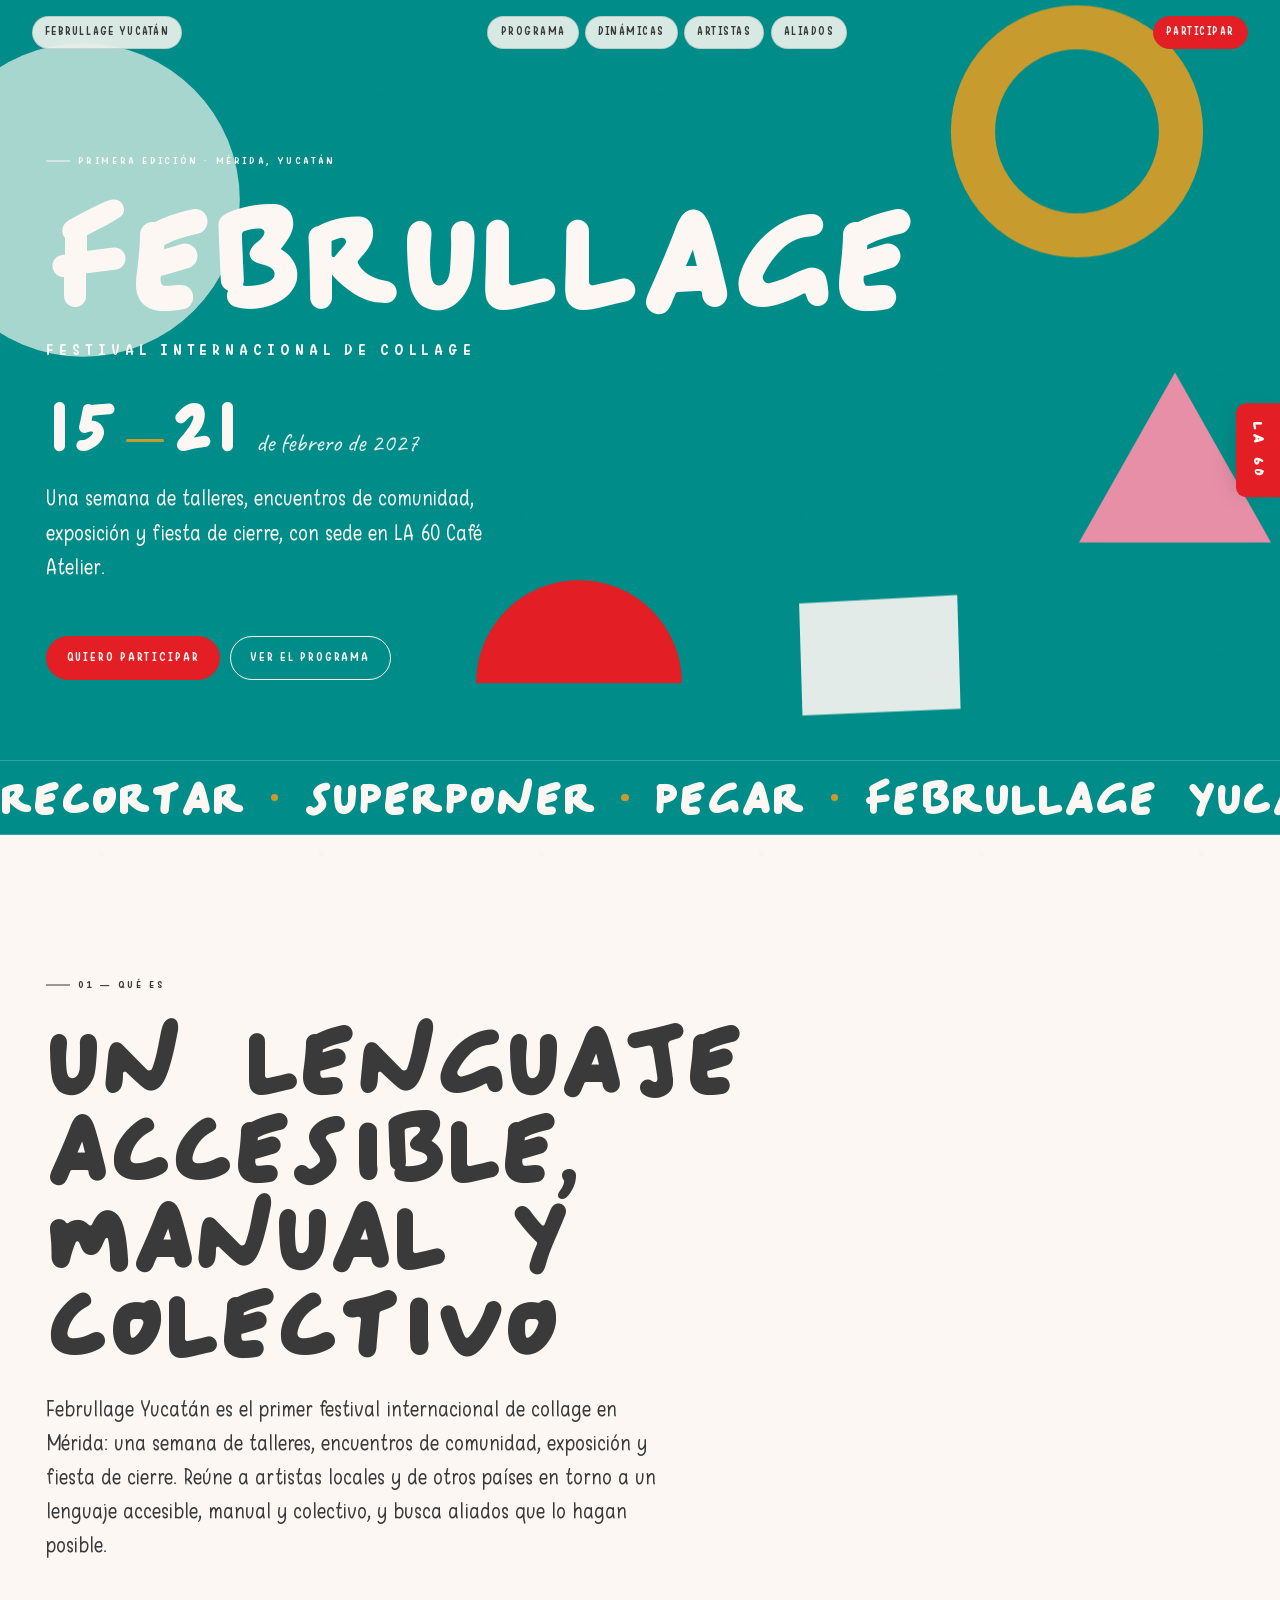
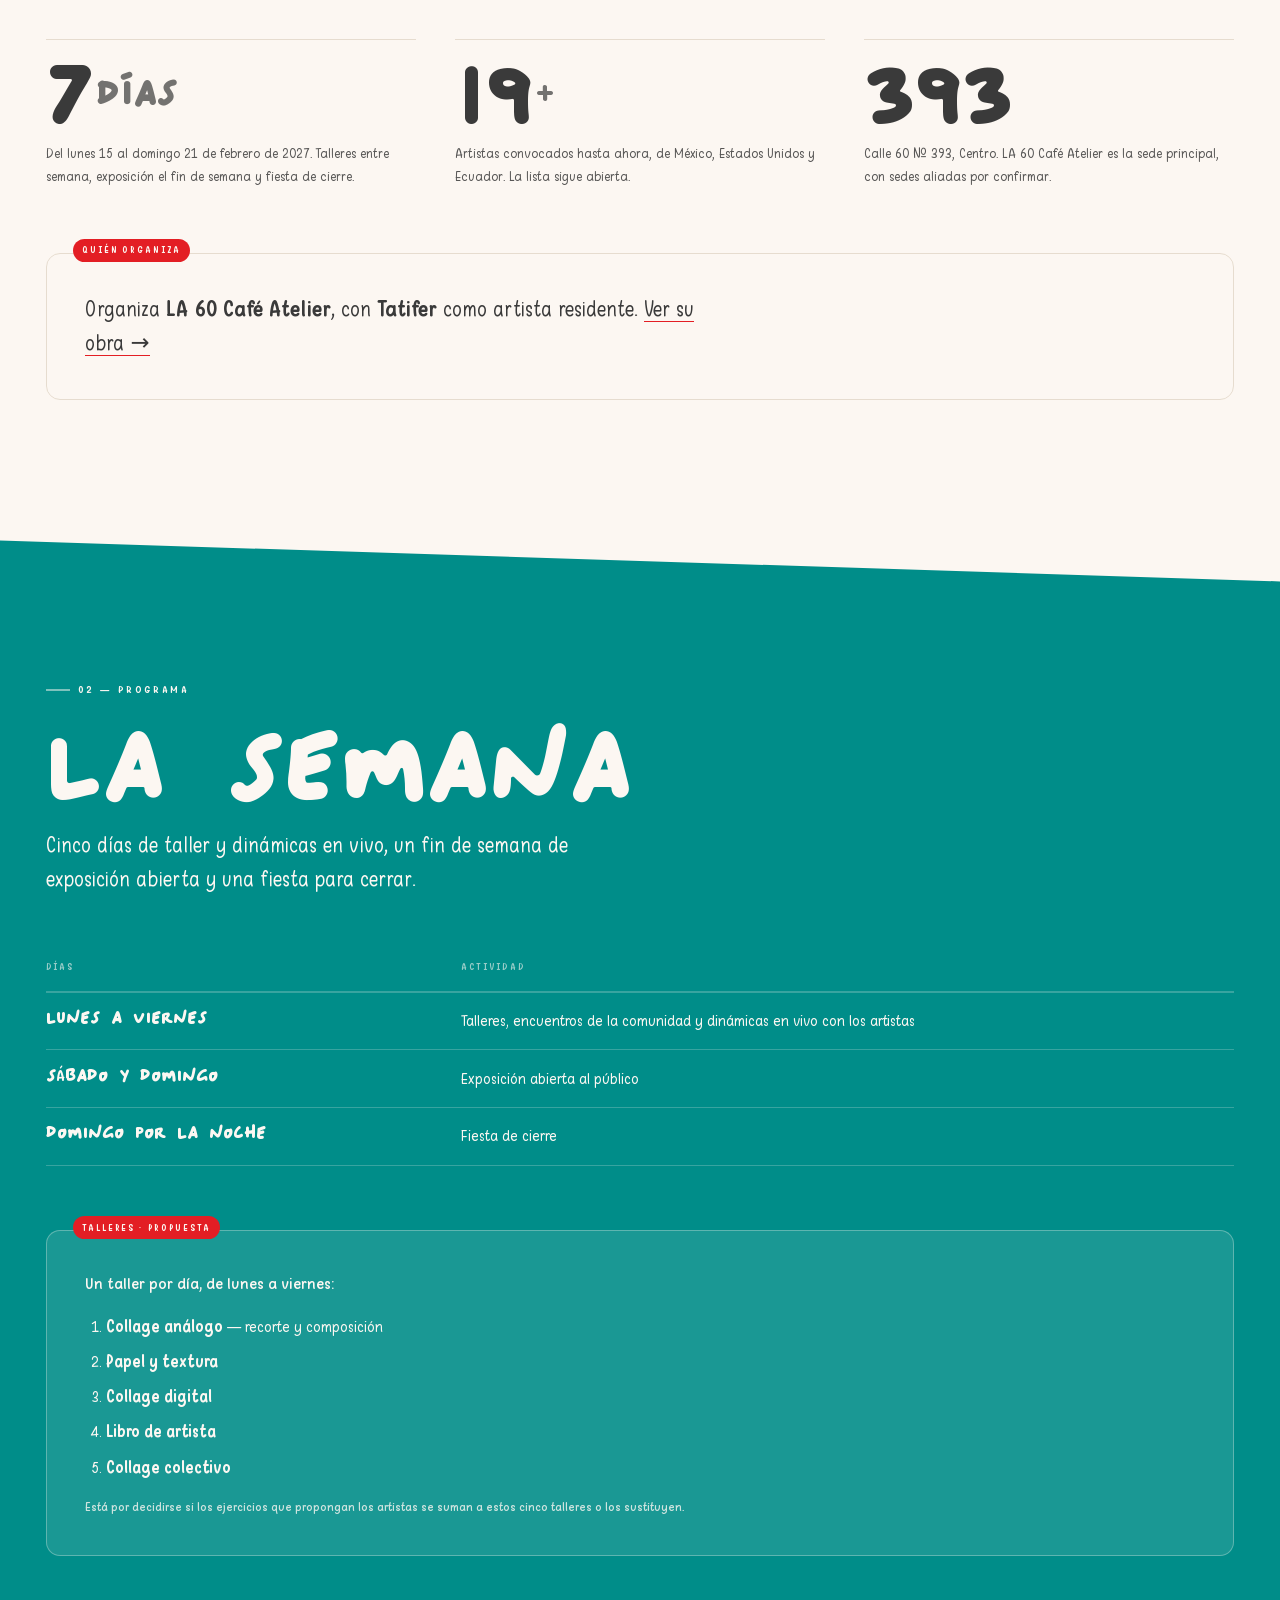
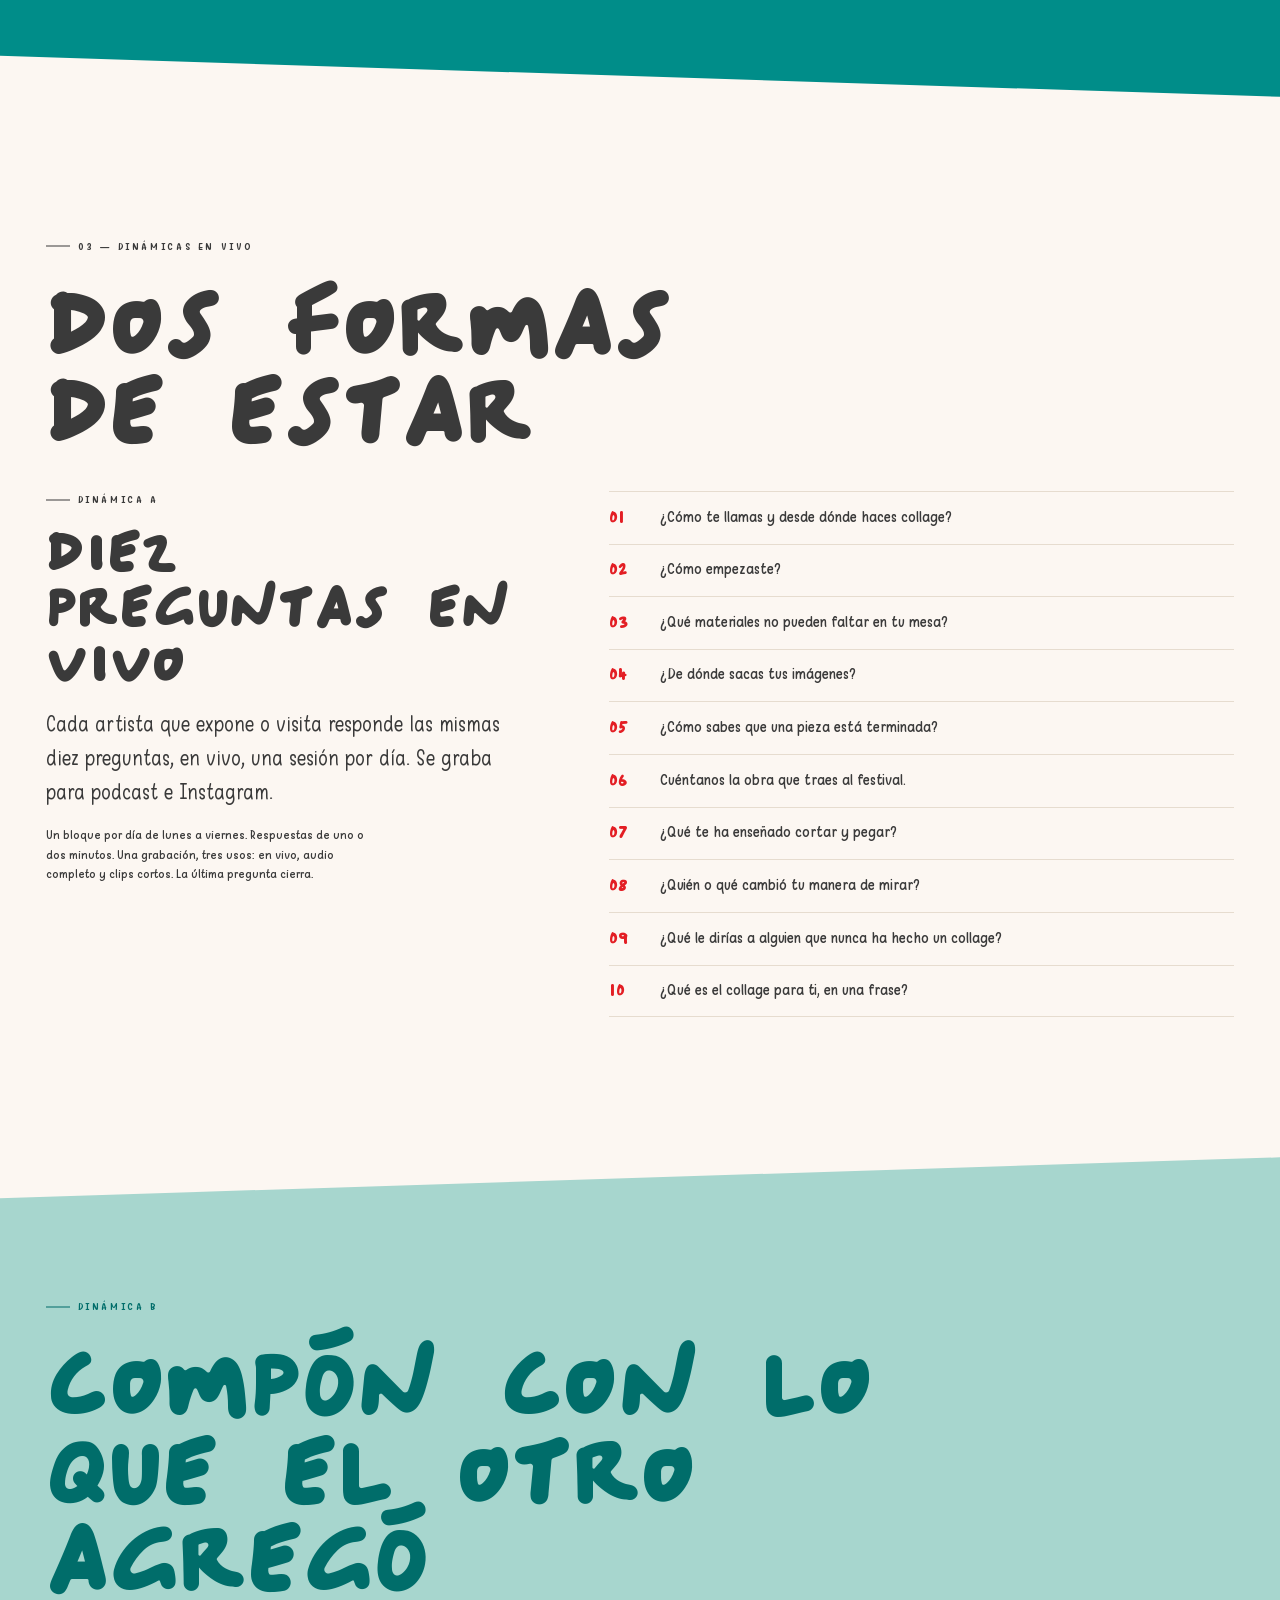
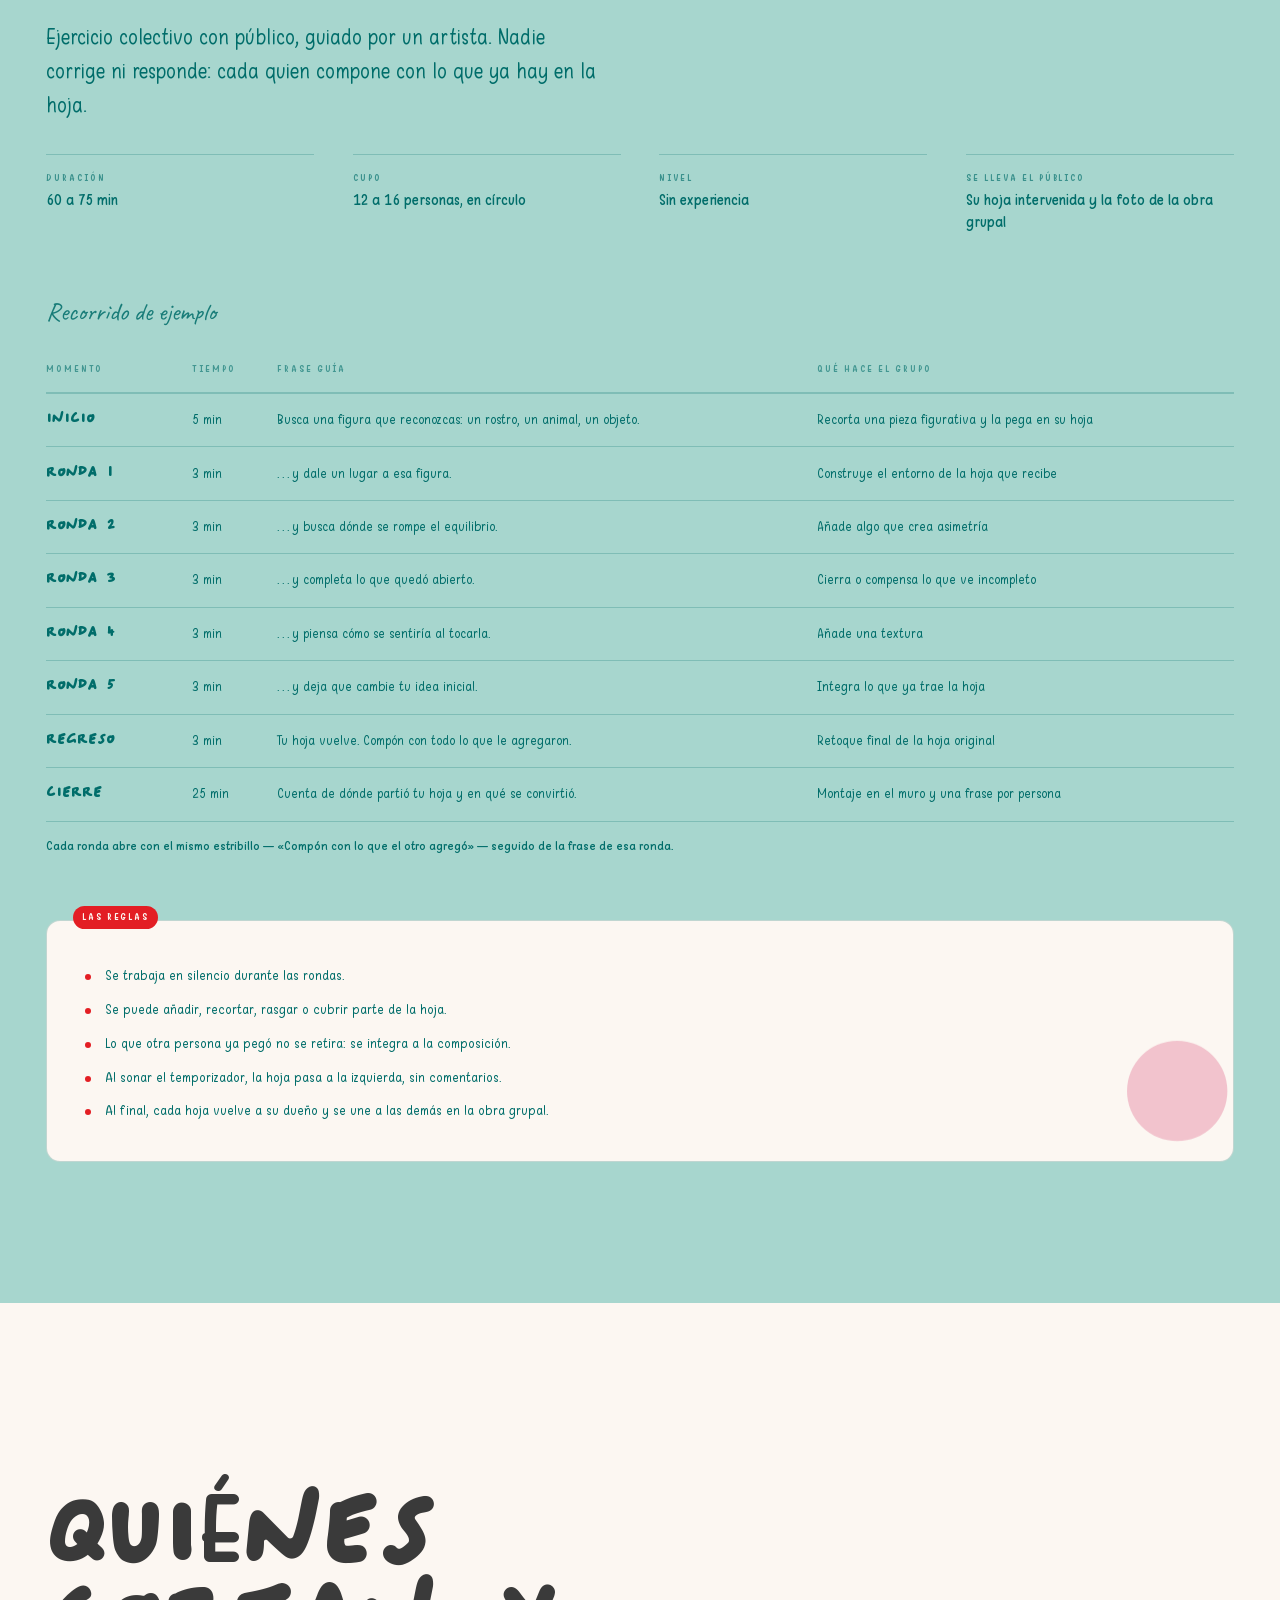
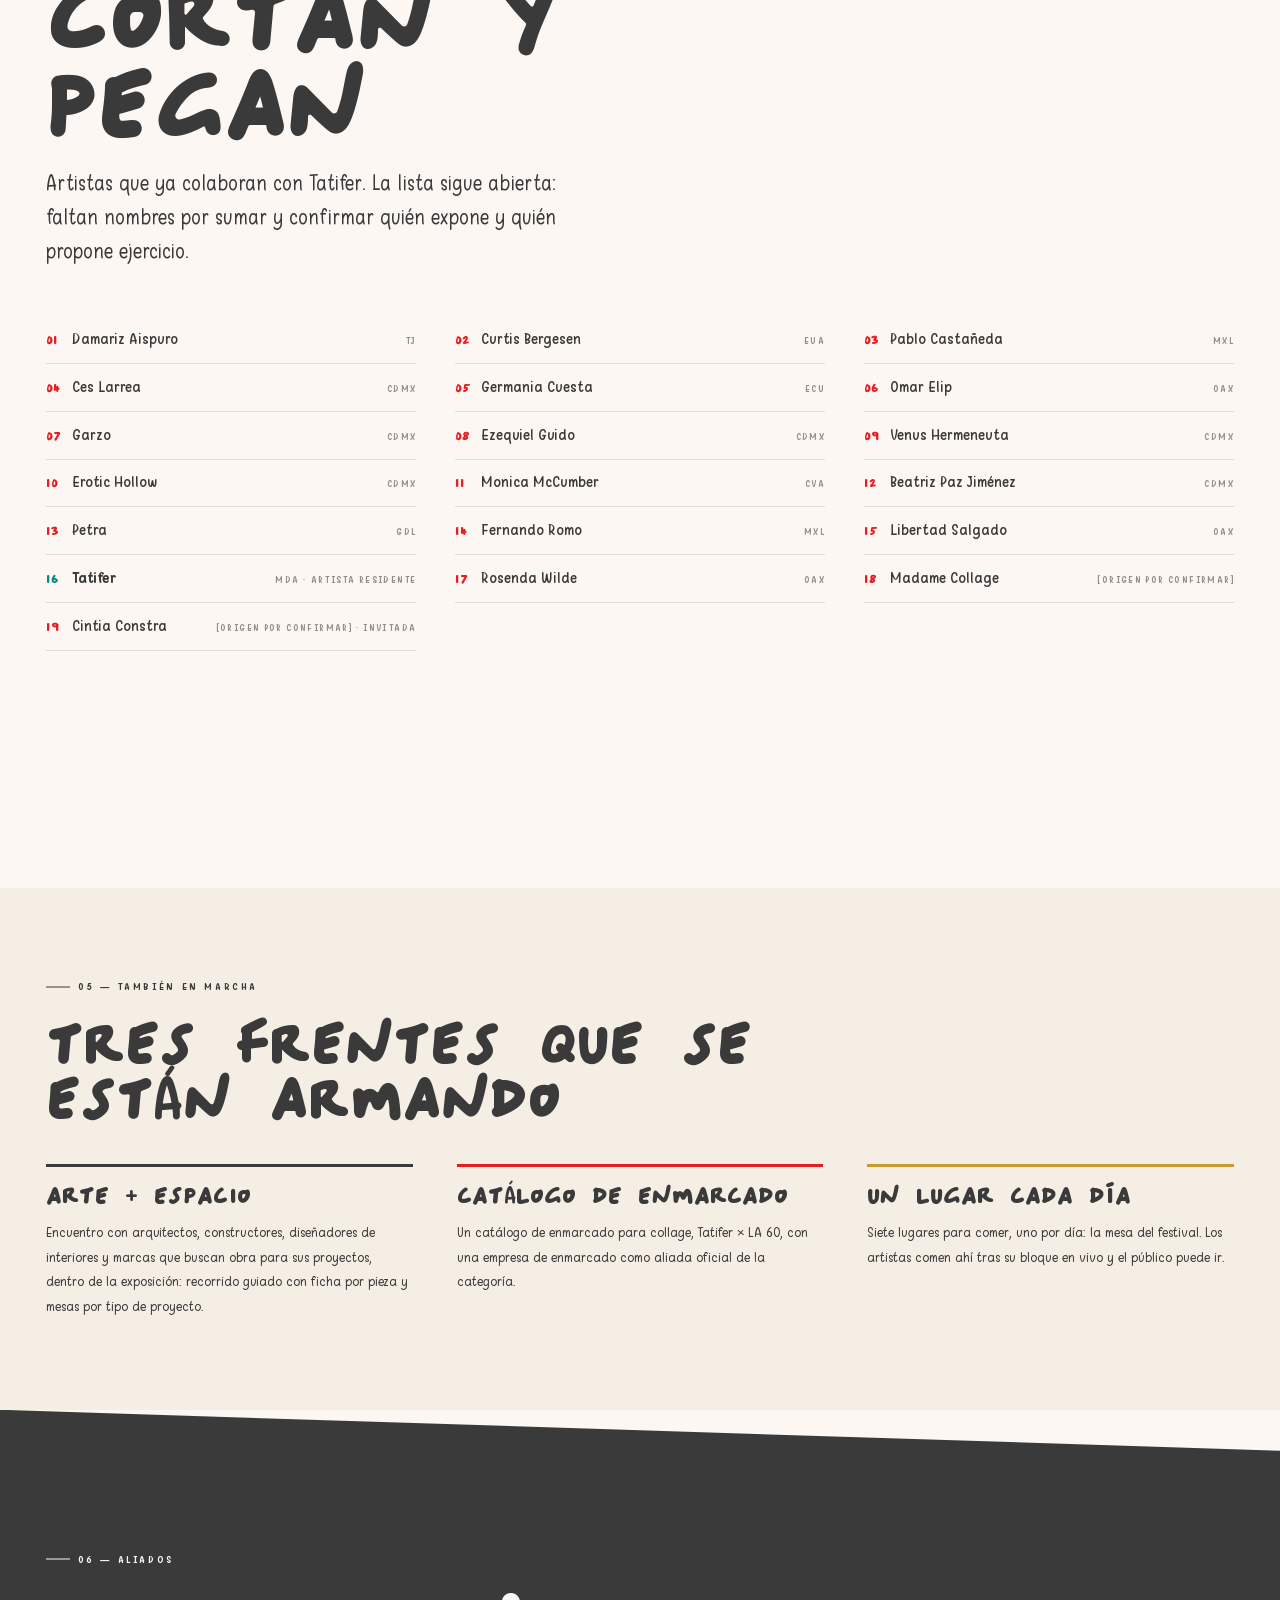
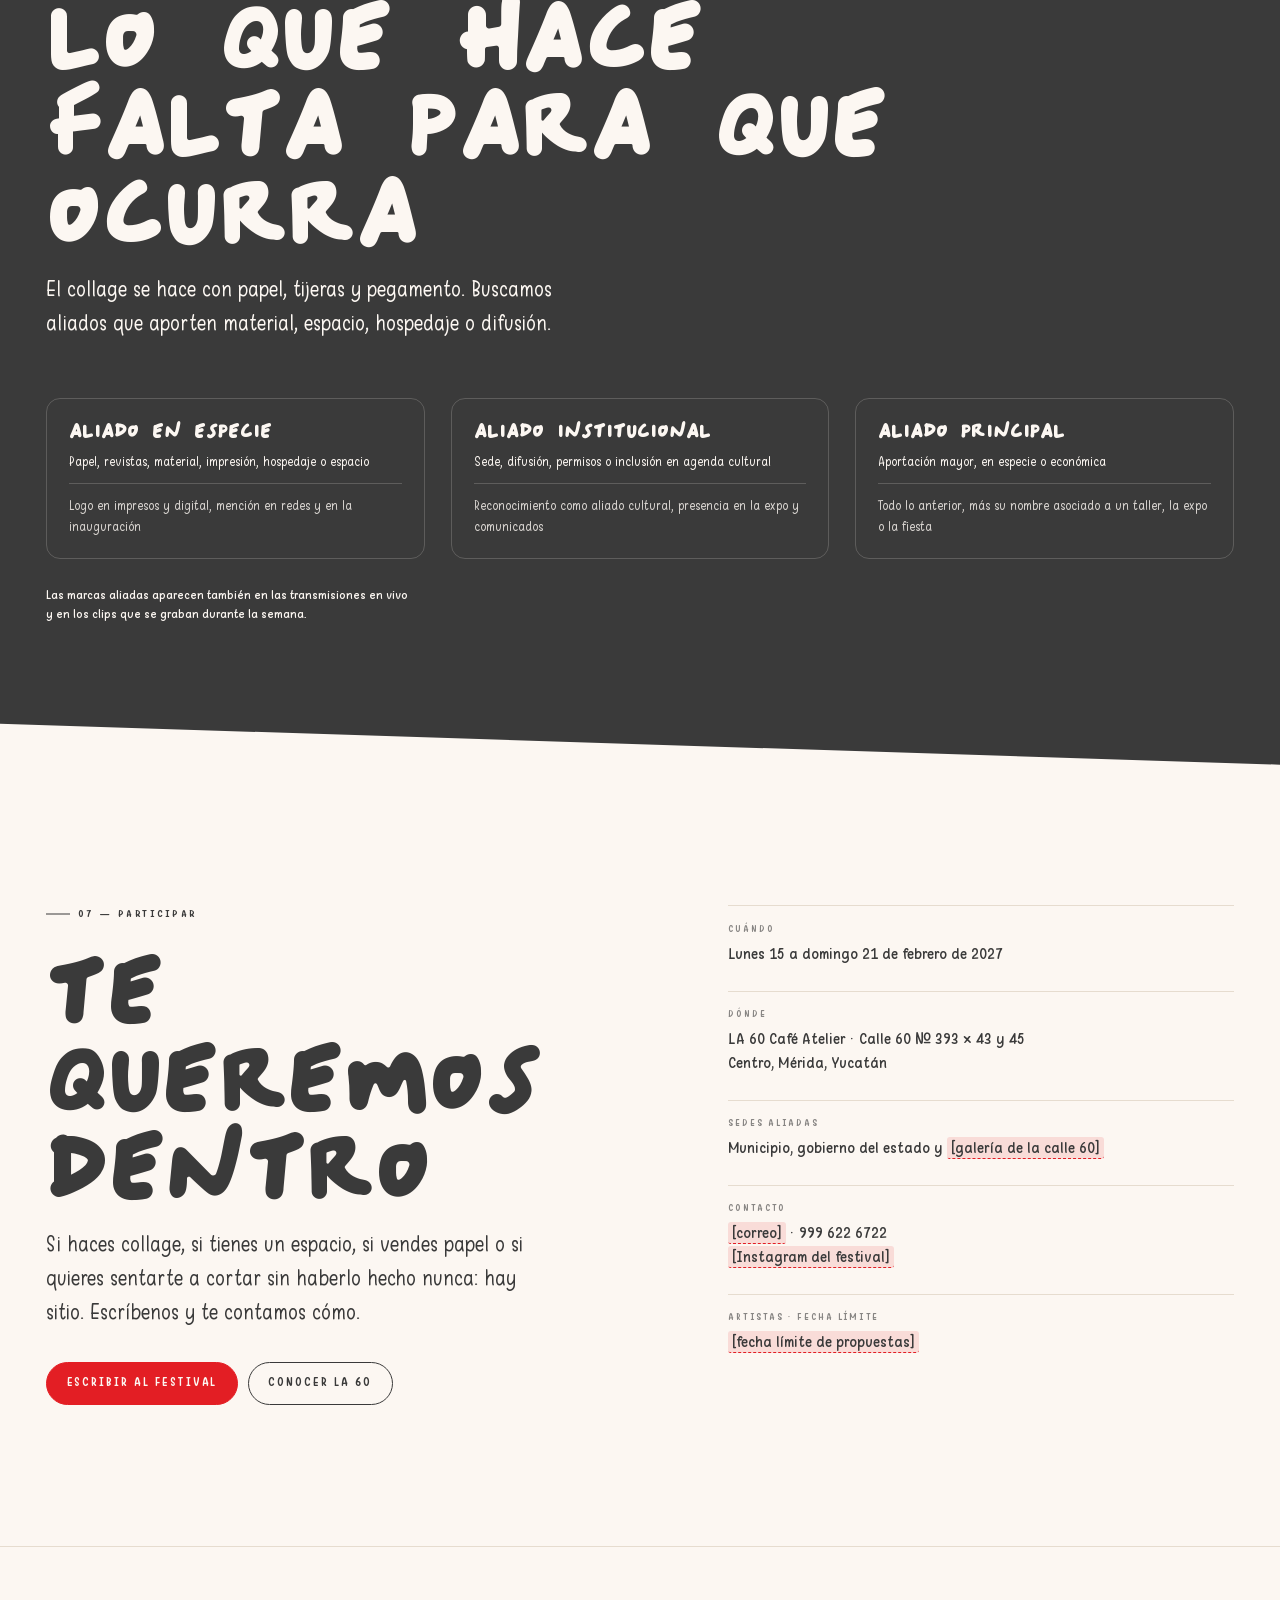
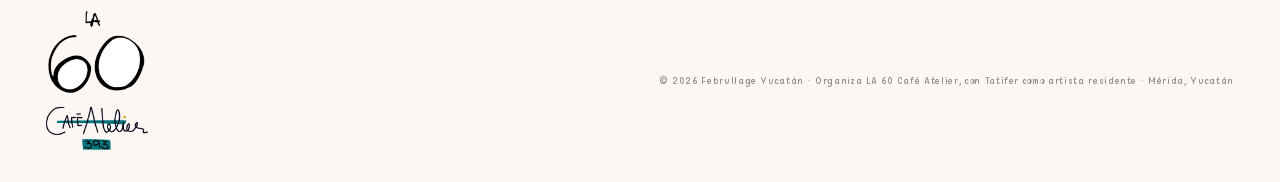
<file: februllage.html>
<!doctype html>
<html lang="es-MX">
<head>
<meta charset="utf-8">
<meta name="viewport" content="width=device-width,initial-scale=1">
<title>Februllage Yucatán — Festival Internacional de Collage</title>
<meta name="description" content="Primer festival internacional de collage en Mérida. Del 15 al 21 de febrero de 2027, con sede en LA 60 Café Atelier: talleres, encuentros, exposición y fiesta de cierre.">
<meta name="theme-color" content="#008D89">
<meta property="og:title" content="Februllage Yucatán">
<meta property="og:description" content="Primer festival internacional de collage en Mérida. 15–21 de febrero de 2027.">
<meta property="og:type" content="website">
<meta property="og:image" content="https://la60cafeatelier.com/assets/img/og-februllage.jpg">
<meta property="og:image:width" content="1200">
<meta property="og:image:height" content="630">
<meta property="og:image:alt" content="Collage de Tatifer4 para Februllage Yucatán">
<meta property="og:url" content="https://la60cafeatelier.com/februllage.html">
<meta property="og:site_name" content="LA 60 · Café Atelier">
<meta property="og:locale" content="es_MX">
<meta name="twitter:card" content="summary_large_image">
<link rel="canonical" href="https://la60cafeatelier.com/februllage.html">
<link rel="icon" href="favicon.ico" sizes="32x32">
<link rel="icon" href="favicon-512.png" type="image/png" sizes="512x512">
<link rel="apple-touch-icon" href="apple-touch-icon.png">

<link rel="preload" href="assets/fonts/lore-bold.woff2" as="font" type="font/woff2" crossorigin>
<link rel="preload" href="assets/fonts/warungkopi-400-normal.woff2" as="font" type="font/woff2" crossorigin>
<link rel="stylesheet" href="assets/css/la60-web.css">
</head>
<body class="pag-febru">

<a class="salta" href="#que-es">Saltar al contenido</a>

<nav class="nav" aria-label="Principal">
  <div class="nav__grupo">
    <a class="pill pill--marca" href="#inicio">Februllage Yucatán</a>
  </div>
  <div class="nav__grupo nav__links">
    <a class="pill" href="#programa">Programa</a>
    <a class="pill" href="#dinamicas">Dinámicas</a>
    <a class="pill" href="#artistas">Artistas</a>
    <a class="pill" href="#aliados">Aliados</a>
  </div>
  <div class="nav__grupo">
    <a class="pill pill--acento" href="#participar">Participar</a>
  </div>
</nav>
<a class="tab393" href="index.html" aria-label="LA 60 Café Atelier, sede del festival">LA 60</a>

<!-- ============================================================
     PORTADA
     Formas de papel recortado sobre kinder, según el sistema.
     Sin fotos de la cafetería: solo papel y obra.
     ============================================================ -->
<header class="febru-hero escena" id="inicio" data-raton="20">
  <div class="flota solo-md f-c1" data-scroll="120"><div class="flota__i">
    <svg viewBox="0 0 200 200" role="presentation"><circle cx="100" cy="100" r="98" fill="#A7D6CE"/></svg>
  </div></div>
  <div class="flota solo-md f-c2" data-scroll="180"><div class="flota__i">
    <svg viewBox="0 0 200 200" role="presentation"><circle cx="100" cy="100" r="80" fill="none" stroke="#C89B2E" stroke-width="34"/></svg>
  </div></div>
  <div class="flota solo-md f-c3" data-scroll="210"><div class="flota__i">
    <svg viewBox="0 0 200 180" role="presentation"><path d="M100 4 196 174 4 174Z" fill="#E88FA8"/></svg>
  </div></div>
  <div class="flota f-c4" data-scroll="240"><div class="flota__i">
    <svg viewBox="0 0 200 110" role="presentation"><path d="M2 108a98 98 0 0 1 196 0Z" fill="#E31E24"/></svg>
  </div></div>
  <div class="flota solo-md f-c5" data-scroll="150"><div class="flota__i">
    <svg viewBox="0 0 200 150" role="presentation"><path d="M6 14 192 4 196 138 10 146Z" fill="#FCF7F2"/></svg>
  </div></div>

  <div class="wrap febru-hero__cuerpo">
    <p class="eyebrow rev">Primera edición · Mérida, Yucatán</p>
    <h1 class="t-mega febru-hero__nombre rev" data-d="1">Februllage</h1>
    <p class="febru-hero__sub rev" data-d="1">Festival Internacional de Collage</p>
    <p class="febru-hero__fechas rev" data-d="2">
      <span>15</span><i></i><span>21</span>
      <em>de febrero de 2027</em>
    </p>
    <p class="lead rev" data-d="3">
      Una semana de talleres, encuentros de comunidad, exposición y fiesta de cierre,
      con sede en LA 60 Café Atelier.
    </p>
    <div class="hero__cta rev" data-d="4" style="justify-content:flex-start">
      <a class="btn btn--rojo" href="#participar"><span>Quiero participar</span></a>
      <a class="btn btn--linea" href="#programa"><span>Ver el programa</span></a>
    </div>
  </div>
</header>

<div class="marq marq--kinder" aria-hidden="true" style="--vel:30s">
  <div class="marq__pista">
    <div class="marq__grupo">
      <span class="marq__item">Recortar</span><i class="marq__punto"></i>
      <span class="marq__item">Superponer</span><i class="marq__punto"></i>
      <span class="marq__item">Pegar</span><i class="marq__punto"></i>
      <span class="marq__item">Februllage Yucatán 2027</span><i class="marq__punto"></i>
    </div>
    <div class="marq__grupo">
      <span class="marq__item">Recortar</span><i class="marq__punto"></i>
      <span class="marq__item">Superponer</span><i class="marq__punto"></i>
      <span class="marq__item">Pegar</span><i class="marq__punto"></i>
      <span class="marq__item">Februllage Yucatán 2027</span><i class="marq__punto"></i>
    </div>
  </div>
</div>

<!-- ============================================================
     QUÉ ES
     ============================================================ -->
<section class="sec" id="que-es">
  <div class="wrap">
    <p class="eyebrow rev">01 — Qué es</p>
    <h2 class="t-xl rev" data-d="1" style="margin:1.4rem 0 1.6rem;max-width:17ch">Un lenguaje accesible, manual y colectivo</h2>
    <p class="lead rev" data-d="2" style="max-width:62ch">
      Februllage Yucatán es el primer festival internacional de collage en Mérida: una semana
      de talleres, encuentros de comunidad, exposición y fiesta de cierre. Reúne a artistas
      locales y de otros países en torno a un lenguaje accesible, manual y colectivo, y busca
      aliados que lo hagan posible.
    </p>

    <div class="cifras" style="margin-top:clamp(3rem,6vw,5rem)">
      <div class="cifra rev" data-d="1">
        <p class="cifra__n">7<em>días</em></p>
        <p>Del lunes 15 al domingo 21 de febrero de 2027. Talleres entre semana, exposición
          el fin de semana y fiesta de cierre.</p>
      </div>
      <div class="cifra rev" data-d="2">
        <p class="cifra__n">19<em>+</em></p>
        <p>Artistas convocados hasta ahora, de México, Estados Unidos y Ecuador. La lista
          sigue abierta.</p>
      </div>
      <div class="cifra rev" data-d="3">
        <p class="cifra__n">393</p>
        <p>Calle 60 № 393, Centro. LA 60 Café Atelier es la sede principal, con sedes aliadas
          por confirmar.</p>
      </div>
    </div>

    <div class="recuadro rev" data-d="2">
      <span class="recuadro__sello">Quién organiza</span>
      <p class="lead" style="max-width:62ch">
        Organiza <b>LA 60 Café Atelier</b>, con <b>Tatifer</b> como artista residente.
        <a class="enlace" href="obra.html">Ver su obra →</a>
      </p>
    </div>
  </div>
</section>

<!-- ============================================================
     PROGRAMA
     ============================================================ -->
<section class="sec plano plano--kinder plano--corte" id="programa">
  <div class="wrap">
    <p class="eyebrow rev">02 — Programa</p>
    <h2 class="t-xl rev" data-d="1" style="margin:1.4rem 0 1.2rem;max-width:14ch">La semana</h2>
    <p class="lead mut rev" data-d="2" style="max-width:54ch">
      Cinco días de taller y dinámicas en vivo, un fin de semana de exposición abierta
      y una fiesta para cerrar.
    </p>

    <div class="tabla-envoltorio rev" data-d="3">
      <table class="tabla-programa">
        <caption class="visualmente-oculto">Programa de la semana del festival</caption>
        <thead>
          <tr><th scope="col">Días</th><th scope="col">Actividad</th></tr>
        </thead>
        <tbody>
          <tr>
            <th scope="row">Lunes a viernes</th>
            <td>Talleres, encuentros de la comunidad y dinámicas en vivo con los artistas</td>
          </tr>
          <tr>
            <th scope="row">Sábado y domingo</th>
            <td>Exposición abierta al público</td>
          </tr>
          <tr>
            <th scope="row">Domingo por la noche</th>
            <td>Fiesta de cierre</td>
          </tr>
        </tbody>
      </table>
    </div>

    <div class="recuadro recuadro--sobre-color rev" data-d="2">
      <span class="recuadro__sello">Talleres · propuesta</span>
      <p style="margin-bottom:1rem">Un taller por día, de lunes a viernes:</p>
      <ol class="talleres">
        <li><b>Collage análogo</b> — recorte y composición</li>
        <li><b>Papel y textura</b></li>
        <li><b>Collage digital</b></li>
        <li><b>Libro de artista</b></li>
        <li><b>Collage colectivo</b></li>
      </ol>
      <p class="small" style="margin-top:1rem;opacity:.8">
        Está por decidirse si los ejercicios que propongan los artistas se suman a estos
        cinco talleres o los sustituyen.
      </p>
    </div>
  </div>
</section>

<!-- ============================================================
     DINÁMICAS
     ============================================================ -->
<section class="sec" id="dinamicas">
  <div class="wrap">
    <p class="eyebrow rev">03 — Dinámicas en vivo</p>
    <h2 class="t-xl rev" data-d="1" style="margin:1.4rem 0 2.4rem;max-width:16ch">Dos formas de estar</h2>
  </div>

  <!-- ---------- A · diez preguntas ---------- -->
  <div class="wrap dinamica">
    <div class="dinamica__texto">
      <p class="eyebrow rev">Dinámica A</p>
      <h3 class="t-l rev" data-d="1" style="margin:.9rem 0 1.1rem">Diez preguntas en vivo</h3>
      <p class="lead rev" data-d="2" style="max-width:48ch">
        Cada artista que expone o visita responde las mismas diez preguntas, en vivo, una
        sesión por día. Se graba para podcast e Instagram.
      </p>
      <p class="small mut rev" data-d="3" style="max-width:48ch;margin-top:1rem">
        Un bloque por día de lunes a viernes. Respuestas de uno o dos minutos. Una grabación,
        tres usos: en vivo, audio completo y clips cortos. La última pregunta cierra.
      </p>
    </div>
    <ol class="preguntas rev" data-d="2">
      <li>¿Cómo te llamas y desde dónde haces collage?</li>
      <li>¿Cómo empezaste?</li>
      <li>¿Qué materiales no pueden faltar en tu mesa?</li>
      <li>¿De dónde sacas tus imágenes?</li>
      <li>¿Cómo sabes que una pieza está terminada?</li>
      <li>Cuéntanos la obra que traes al festival.</li>
      <li>¿Qué te ha enseñado cortar y pegar?</li>
      <li>¿Quién o qué cambió tu manera de mirar?</li>
      <li>¿Qué le dirías a alguien que nunca ha hecho un collage?</li>
      <li>¿Qué es el collage para ti, en una frase?</li>
    </ol>
  </div>
</section>

<!-- ---------- B · compón con lo que el otro agregó ---------- -->
<section class="sec plano plano--menta plano--corte-sup" id="compon">
  <div class="wrap">
    <p class="eyebrow rev">Dinámica B</p>
    <h2 class="t-xl rev" data-d="1" style="margin:1.4rem 0 1.2rem;max-width:18ch">Compón con lo que el otro agregó</h2>
    <p class="lead rev" data-d="2" style="max-width:56ch">
      Ejercicio colectivo con público, guiado por un artista. Nadie corrige ni responde:
      cada quien compone con lo que ya hay en la hoja.
    </p>

    <dl class="ficha-dinamica rev" data-d="3">
      <div><dt>Duración</dt><dd>60 a 75 min</dd></div>
      <div><dt>Cupo</dt><dd>12 a 16 personas, en círculo</dd></div>
      <div><dt>Nivel</dt><dd>Sin experiencia</dd></div>
      <div><dt>Se lleva el público</dt><dd>Su hoja intervenida y la foto de la obra grupal</dd></div>
    </dl>

    <div class="tabla-envoltorio rev" data-d="2" style="margin-top:clamp(2.4rem,5vw,3.6rem)">
      <table class="tabla-programa tabla-programa--rondas">
        <caption>Recorrido de ejemplo</caption>
        <thead>
          <tr>
            <th scope="col">Momento</th><th scope="col">Tiempo</th>
            <th scope="col">Frase guía</th><th scope="col">Qué hace el grupo</th>
          </tr>
        </thead>
        <tbody>
          <tr><th scope="row">Inicio</th><td>5 min</td>
            <td>Busca una figura que reconozcas: un rostro, un animal, un objeto.</td>
            <td>Recorta una pieza figurativa y la pega en su hoja</td></tr>
          <tr><th scope="row">Ronda 1</th><td>3 min</td>
            <td>…y dale un lugar a esa figura.</td>
            <td>Construye el entorno de la hoja que recibe</td></tr>
          <tr><th scope="row">Ronda 2</th><td>3 min</td>
            <td>…y busca dónde se rompe el equilibrio.</td>
            <td>Añade algo que crea asimetría</td></tr>
          <tr><th scope="row">Ronda 3</th><td>3 min</td>
            <td>…y completa lo que quedó abierto.</td>
            <td>Cierra o compensa lo que ve incompleto</td></tr>
          <tr><th scope="row">Ronda 4</th><td>3 min</td>
            <td>…y piensa cómo se sentiría al tocarla.</td>
            <td>Añade una textura</td></tr>
          <tr><th scope="row">Ronda 5</th><td>3 min</td>
            <td>…y deja que cambie tu idea inicial.</td>
            <td>Integra lo que ya trae la hoja</td></tr>
          <tr><th scope="row">Regreso</th><td>3 min</td>
            <td>Tu hoja vuelve. Compón con todo lo que le agregaron.</td>
            <td>Retoque final de la hoja original</td></tr>
          <tr><th scope="row">Cierre</th><td>25 min</td>
            <td>Cuenta de dónde partió tu hoja y en qué se convirtió.</td>
            <td>Montaje en el muro y una frase por persona</td></tr>
        </tbody>
      </table>
    </div>
    <p class="small mut rev" style="margin-top:.9rem">
      Cada ronda abre con el mismo estribillo — «Compón con lo que el otro agregó» — seguido
      de la frase de esa ronda.
    </p>

    <div class="recuadro rev" data-d="2">
      <span class="recuadro__sello">Las reglas</span>
      <ol class="lista-saber" style="counter-reset:r">
        <li>Se trabaja en silencio durante las rondas.</li>
        <li>Se puede añadir, recortar, rasgar o cubrir parte de la hoja.</li>
        <li>Lo que otra persona ya pegó no se retira: se integra a la composición.</li>
        <li>Al sonar el temporizador, la hoja pasa a la izquierda, sin comentarios.</li>
        <li>Al final, cada hoja vuelve a su dueño y se une a las demás en la obra grupal.</li>
      </ol>
    </div>
  </div>
</section>

<!-- ============================================================
     ARTISTAS
     ============================================================ -->
<section class="sec escena" id="artistas" data-raton="10">
  <div class="flota solo-md" data-scroll="170"
       style="--x:88%;--y:4%;--w:clamp(70px,8vw,120px);--depth:2;--rot:9deg;--dur:12s;--amp:16px;--z:1;opacity:.5">
    <div class="flota__i"><svg viewBox="0 0 200 200" role="presentation"><circle cx="100" cy="100" r="98" fill="#E88FA8"/></svg></div>
  </div>

  <div class="wrap">
    <p class="eyebrow rev">04 — Artistas</p>
    <h2 class="t-xl rev" data-d="1" style="margin:1.4rem 0 1.2rem;max-width:16ch">Quiénes cortan y pegan</h2>
    <p class="lead mut rev" data-d="2" style="max-width:54ch">
      Artistas que ya colaboran con Tatifer. La lista sigue abierta: faltan nombres por
      sumar y confirmar quién expone y quién propone ejercicio.
    </p>

    <ul class="artistas rev" data-d="3">
      <li class="artista"><span class="artista__n">01</span><b>Damariz Aispuro</b><em>TJ</em></li>
      <li class="artista"><span class="artista__n">02</span><b>Curtis Bergesen</b><em>EUA</em></li>
      <li class="artista"><span class="artista__n">03</span><b>Pablo Castañeda</b><em>MXL</em></li>
      <li class="artista"><span class="artista__n">04</span><b>Ces Larrea</b><em>CDMX</em></li>
      <li class="artista"><span class="artista__n">05</span><b>Germania Cuesta</b><em>ECU</em></li>
      <li class="artista"><span class="artista__n">06</span><b>Omar Elip</b><em>OAX</em></li>
      <li class="artista"><span class="artista__n">07</span><b>Garzo</b><em>CDMX</em></li>
      <li class="artista"><span class="artista__n">08</span><b>Ezequiel Guido</b><em>CDMX</em></li>
      <li class="artista"><span class="artista__n">09</span><b>Venus Hermeneuta</b><em>CDMX</em></li>
      <li class="artista"><span class="artista__n">10</span><b>Erotic Hollow</b><em>CDMX</em></li>
      <li class="artista"><span class="artista__n">11</span><b>Monica McCumber</b><em>CVA</em></li>
      <li class="artista"><span class="artista__n">12</span><b>Beatriz Paz Jiménez</b><em>CDMX</em></li>
      <li class="artista"><span class="artista__n">13</span><b>Petra</b><em>GDL</em></li>
      <li class="artista"><span class="artista__n">14</span><b>Fernando Romo</b><em>MXL</em></li>
      <li class="artista"><span class="artista__n">15</span><b>Libertad Salgado</b><em>OAX</em></li>
      <li class="artista artista--casa"><span class="artista__n">16</span><b>Tatifer</b><em>MDA · artista residente</em></li>
      <li class="artista"><span class="artista__n">17</span><b>Rosenda Wilde</b><em>OAX</em></li>
      <li class="artista"><span class="artista__n">18</span><b>Madame Collage</b><em>[origen por confirmar]</em></li>
      <li class="artista"><span class="artista__n">19</span><b>Cintia Constra</b><em>[origen por confirmar] · invitada</em></li>
    </ul>

    <p class="nota rev" style="margin-top:2.2rem;max-width:46ch">
      Dos de ellos vienen de fuera de México y sostienen lo internacional del festival.
    </p>
  </div>
</section>

<!-- ============================================================
     EN CONSTRUCCIÓN
     ============================================================ -->
<section class="sec sec--tight plano plano--warm" id="mas">
  <div class="wrap">
    <p class="eyebrow rev">05 — También en marcha</p>
    <h2 class="t-l rev" data-d="1" style="margin:1.2rem 0 2.4rem;max-width:24ch">Tres frentes que se están armando</h2>
    <div class="cols3">
      <div class="col-nota rev" data-d="1">
        <h3>Arte + Espacio</h3>
        <p>Encuentro con arquitectos, constructores, diseñadores de interiores y marcas que
          buscan obra para sus proyectos, dentro de la exposición: recorrido guiado con ficha
          por pieza y mesas por tipo de proyecto.</p>
      </div>
      <div class="col-nota rev" data-d="2">
        <h3>Catálogo de enmarcado</h3>
        <p>Un catálogo de enmarcado para collage, Tatifer × LA 60, con una empresa de
          enmarcado como aliada oficial de la categoría.</p>
      </div>
      <div class="col-nota rev" data-d="3">
        <h3>Un lugar cada día</h3>
        <p>Siete lugares para comer, uno por día: la mesa del festival. Los artistas comen
          ahí tras su bloque en vivo y el público puede ir.</p>
      </div>
    </div>
  </div>
</section>

<!-- ============================================================
     ALIADOS
     ============================================================ -->
<section class="sec plano plano--tinta plano--corte" id="aliados">
  <div class="wrap">
    <p class="eyebrow rev">06 — Aliados</p>
    <h2 class="t-xl rev" data-d="1" style="margin:1.4rem 0 1.2rem;max-width:18ch">Lo que hace falta para que ocurra</h2>
    <p class="lead rev" data-d="2" style="max-width:54ch">
      El collage se hace con papel, tijeras y pegamento. Buscamos aliados que aporten
      material, espacio, hospedaje o difusión.
    </p>

    <div class="niveles">
      <article class="nivel rev" data-d="1">
        <h3>Aliado en especie</h3>
        <p class="nivel__aporta">Papel, revistas, material, impresión, hospedaje o espacio</p>
        <p class="nivel__recibe">Logo en impresos y digital, mención en redes y en la inauguración</p>
      </article>
      <article class="nivel rev" data-d="2">
        <h3>Aliado institucional</h3>
        <p class="nivel__aporta">Sede, difusión, permisos o inclusión en agenda cultural</p>
        <p class="nivel__recibe">Reconocimiento como aliado cultural, presencia en la expo y comunicados</p>
      </article>
      <article class="nivel rev" data-d="3">
        <h3>Aliado principal</h3>
        <p class="nivel__aporta">Aportación mayor, en especie o económica</p>
        <p class="nivel__recibe">Todo lo anterior, más su nombre asociado a un taller, la expo o la fiesta</p>
      </article>
    </div>

    <p class="small mut rev" style="margin-top:1.6rem;max-width:52ch">
      Las marcas aliadas aparecen también en las transmisiones en vivo y en los clips
      que se graban durante la semana.
    </p>
  </div>
</section>

<!-- ============================================================
     PARTICIPAR
     ============================================================ -->
<section class="sec" id="participar">
  <div class="wrap visita">
    <div>
      <p class="eyebrow rev">07 — Participar</p>
      <h2 class="t-xl rev" data-d="1" style="margin:1.4rem 0 1.2rem;max-width:16ch">Te queremos dentro</h2>
      <p class="lead rev" data-d="2" style="max-width:48ch">
        Si haces collage, si tienes un espacio, si vendes papel o si quieres sentarte a
        cortar sin haberlo hecho nunca: hay sitio. Escríbenos y te contamos cómo.
      </p>
      <div class="hero__cta rev" data-d="3" style="justify-content:flex-start;margin-top:2rem">
        <a class="btn btn--rojo" href="mailto:[correo del festival]"><span>Escribir al festival</span></a>
        <a class="btn btn--linea" href="index.html"><span>Conocer LA 60</span></a>
      </div>
    </div>
    <dl>
      <div class="dato rev" data-d="1">
        <dt>Cuándo</dt>
        <dd>Lunes 15 a domingo 21 de febrero de 2027</dd>
      </div>
      <div class="dato rev" data-d="2">
        <dt>Dónde</dt>
        <dd>LA 60 Café Atelier · Calle 60 № 393 × 43 y 45<br>Centro, Mérida, Yucatán</dd>
      </div>
      <div class="dato rev" data-d="3">
        <dt>Sedes aliadas</dt>
        <dd>Municipio, gobierno del estado y <span class="pendiente">[galería de la calle 60]</span></dd>
      </div>
      <div class="dato rev" data-d="4">
        <dt>Contacto</dt>
        <dd><span class="pendiente">[correo]</span> · <a href="https://wa.me/529996226722">999 622 6722</a><br>
          <span class="pendiente">[Instagram del festival]</span></dd>
      </div>
      <div class="dato rev" data-d="4">
        <dt>Artistas · fecha límite</dt>
        <dd><span class="pendiente">[fecha límite de propuestas]</span></dd>
      </div>
    </dl>
  </div>
</section>

<footer class="pie">
  <div class="wrap pie__fila">
    <a class="pie__logo" href="index.html">
      <img src="assets/img/logo-tinta.webp" alt="LA 60 · Café Atelier · 393"
           width="661" height="900" loading="lazy">
    </a>
    <p class="pie__legal">© <span data-anio>2027</span> Februllage Yucatán · Organiza LA 60 Café
      Atelier, con Tatifer como artista residente · Mérida, Yucatán</p>
  </div>
</footer>

<script src="assets/js/la60.js" defer></script>
</body>
</html>
</file>
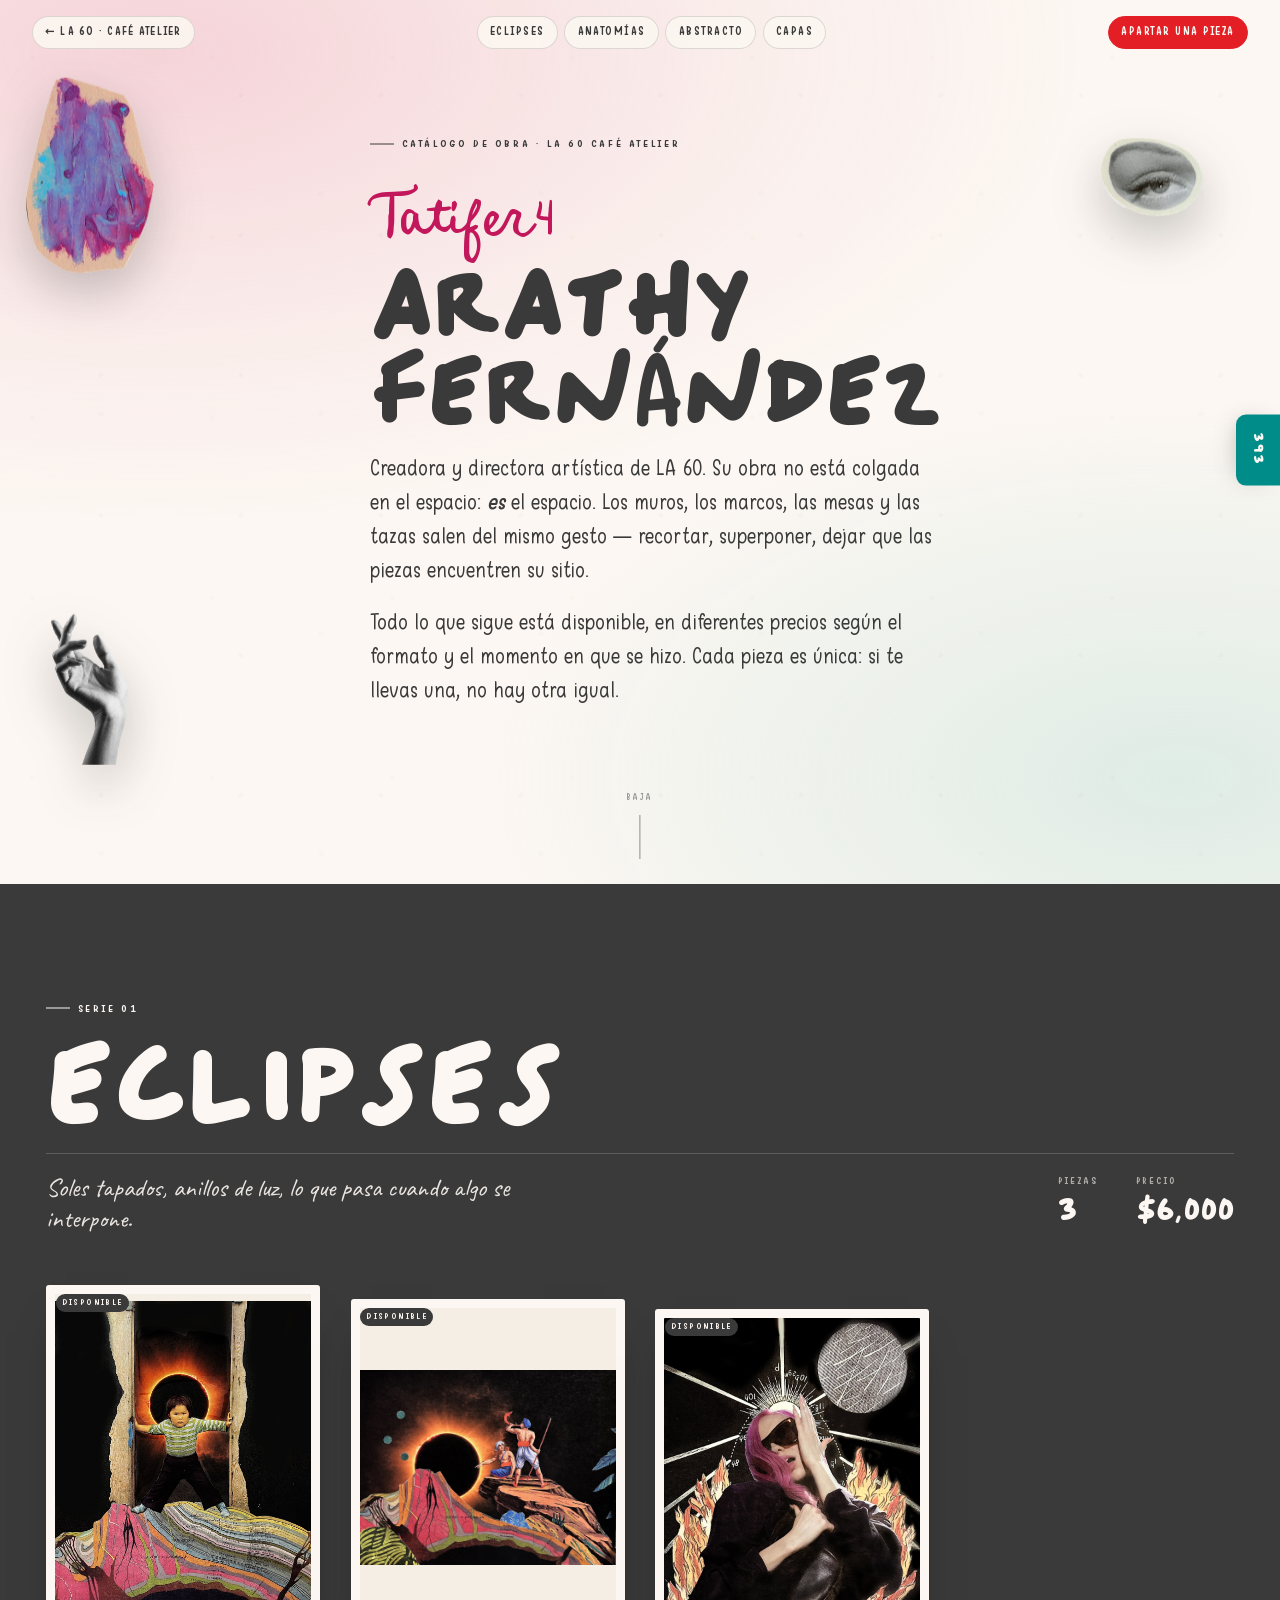
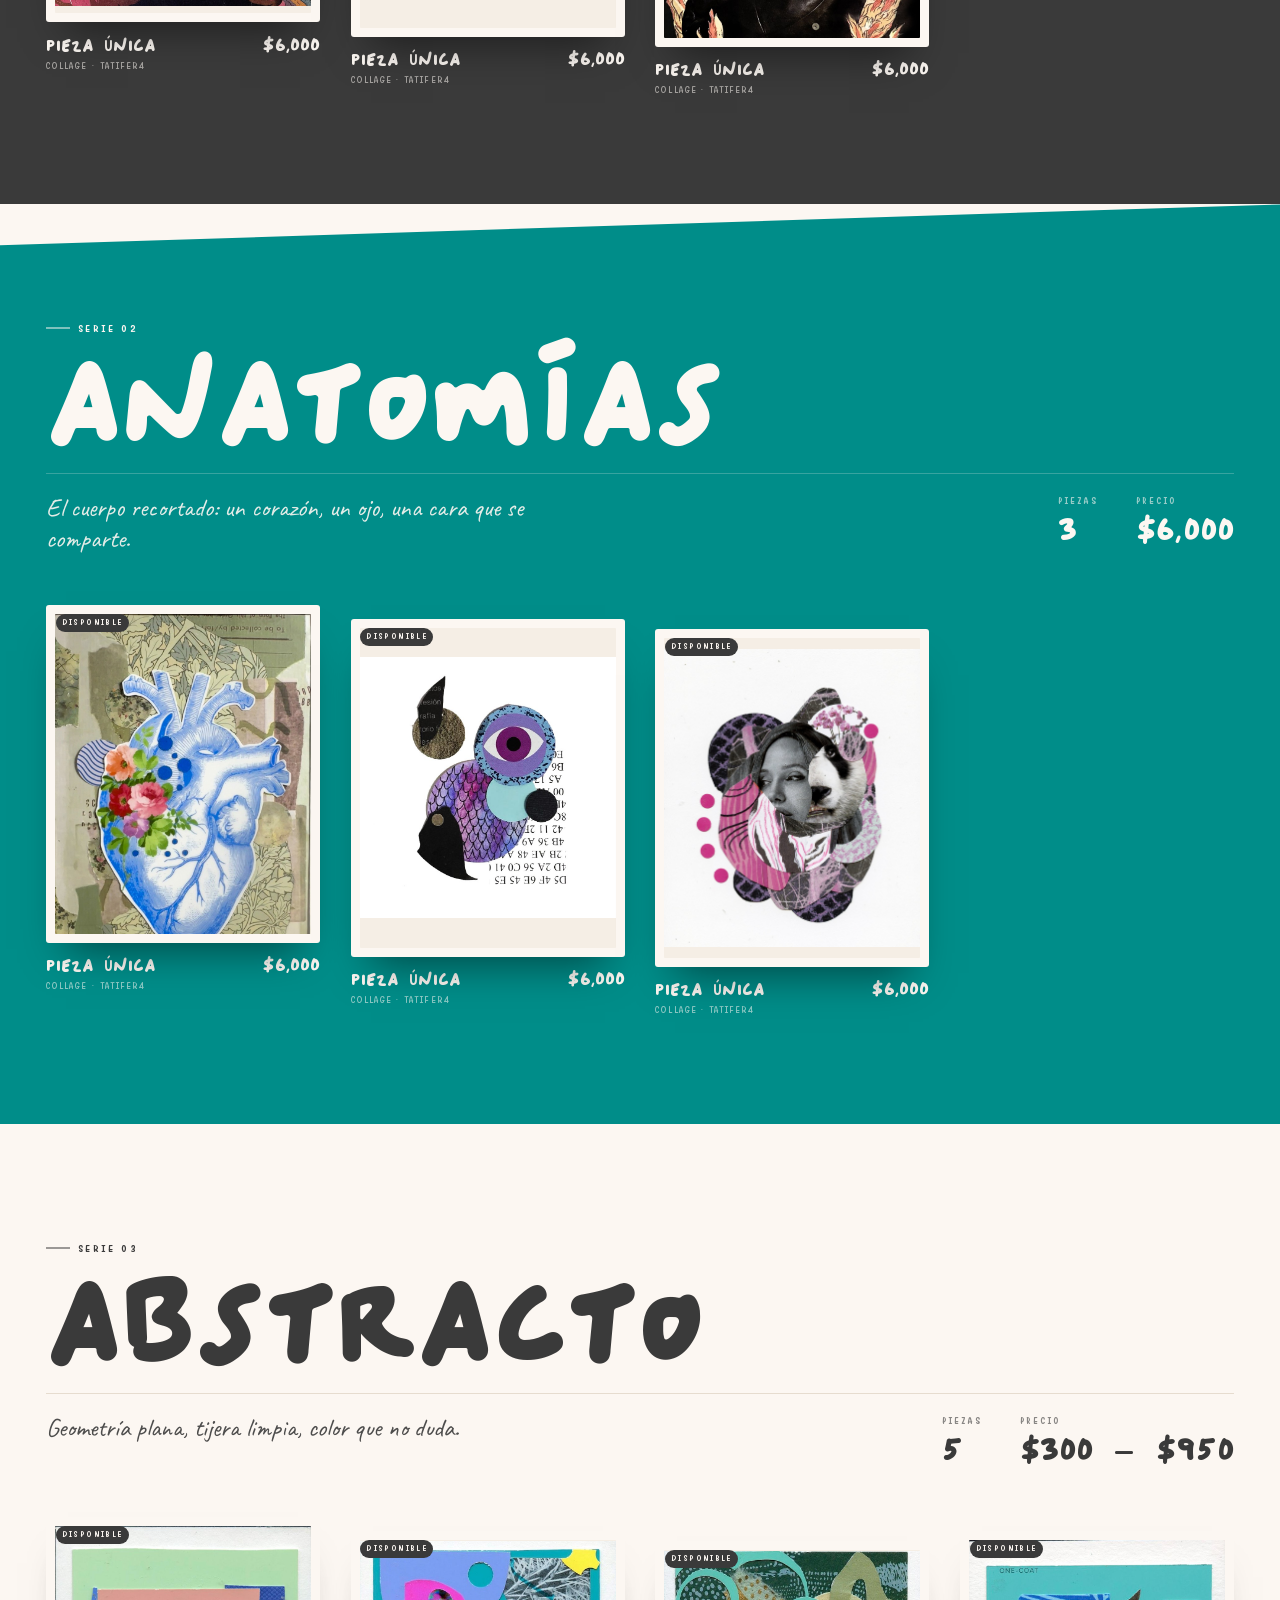
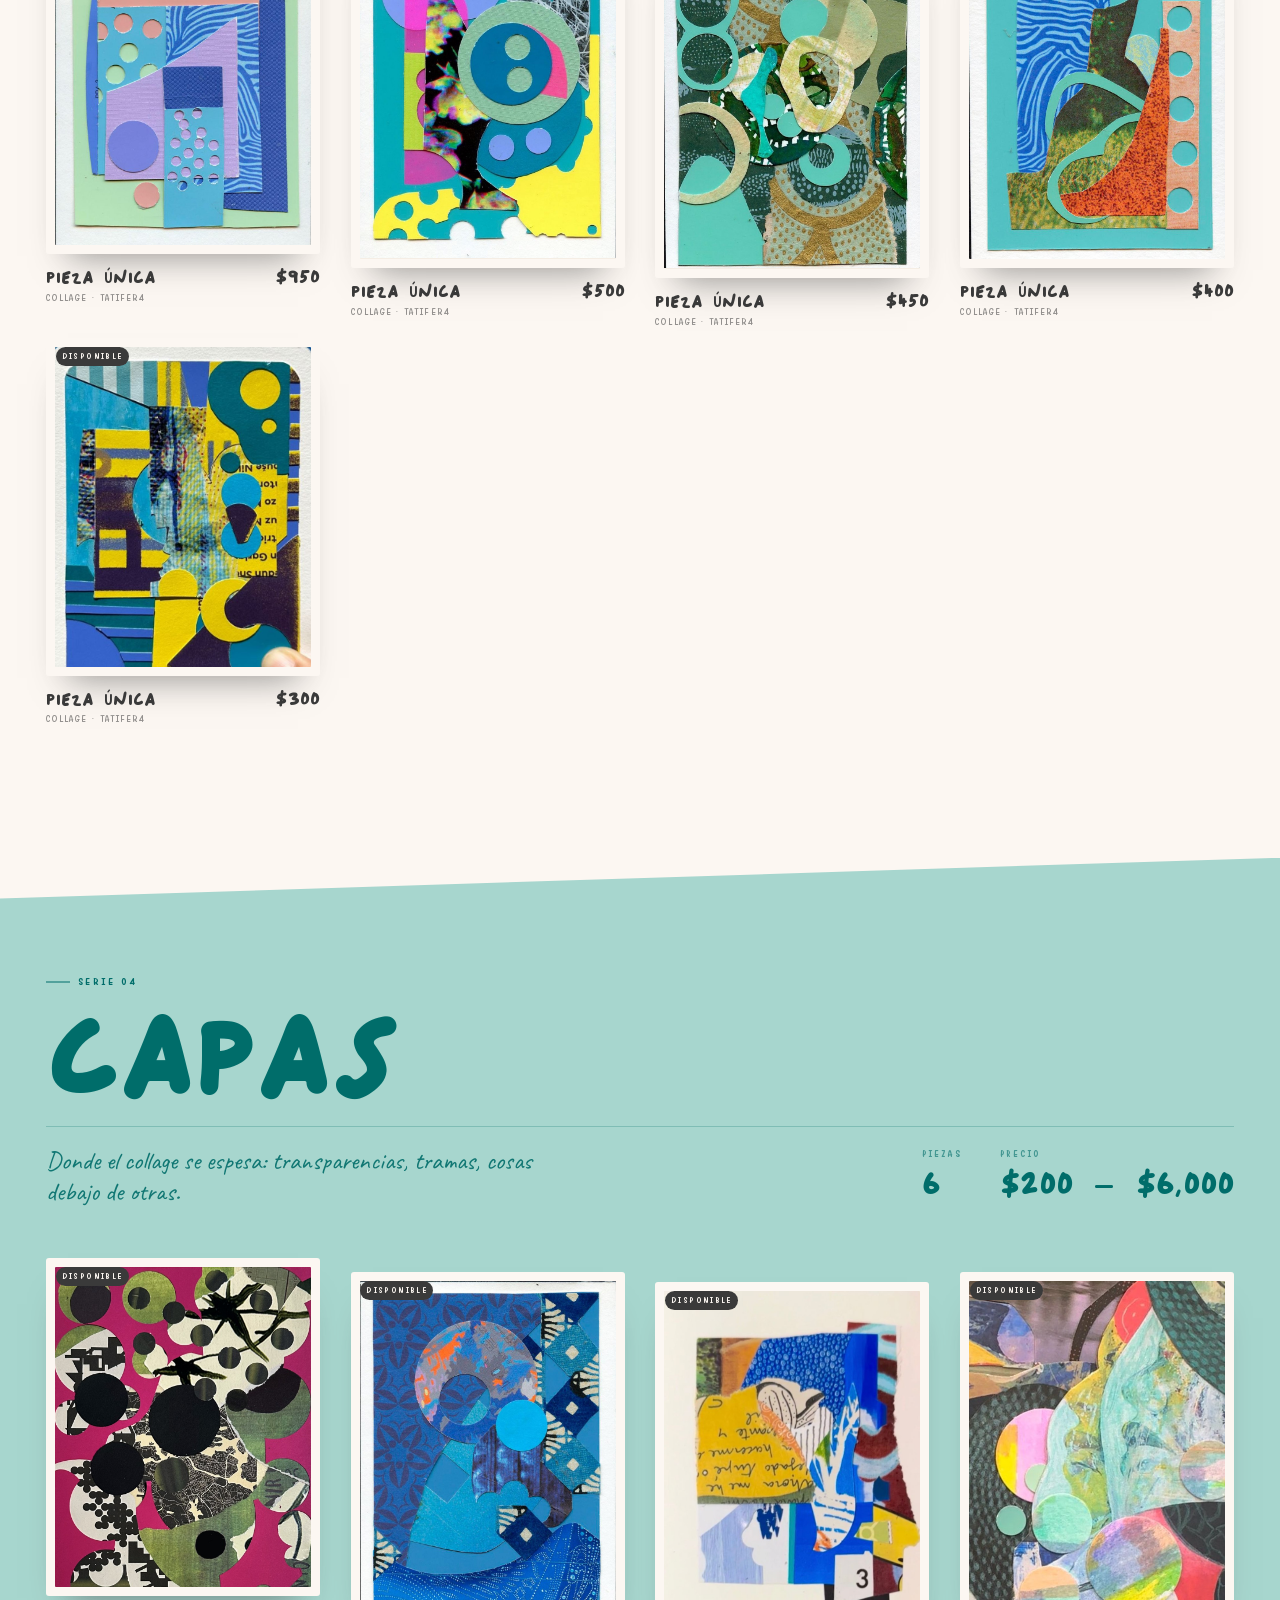
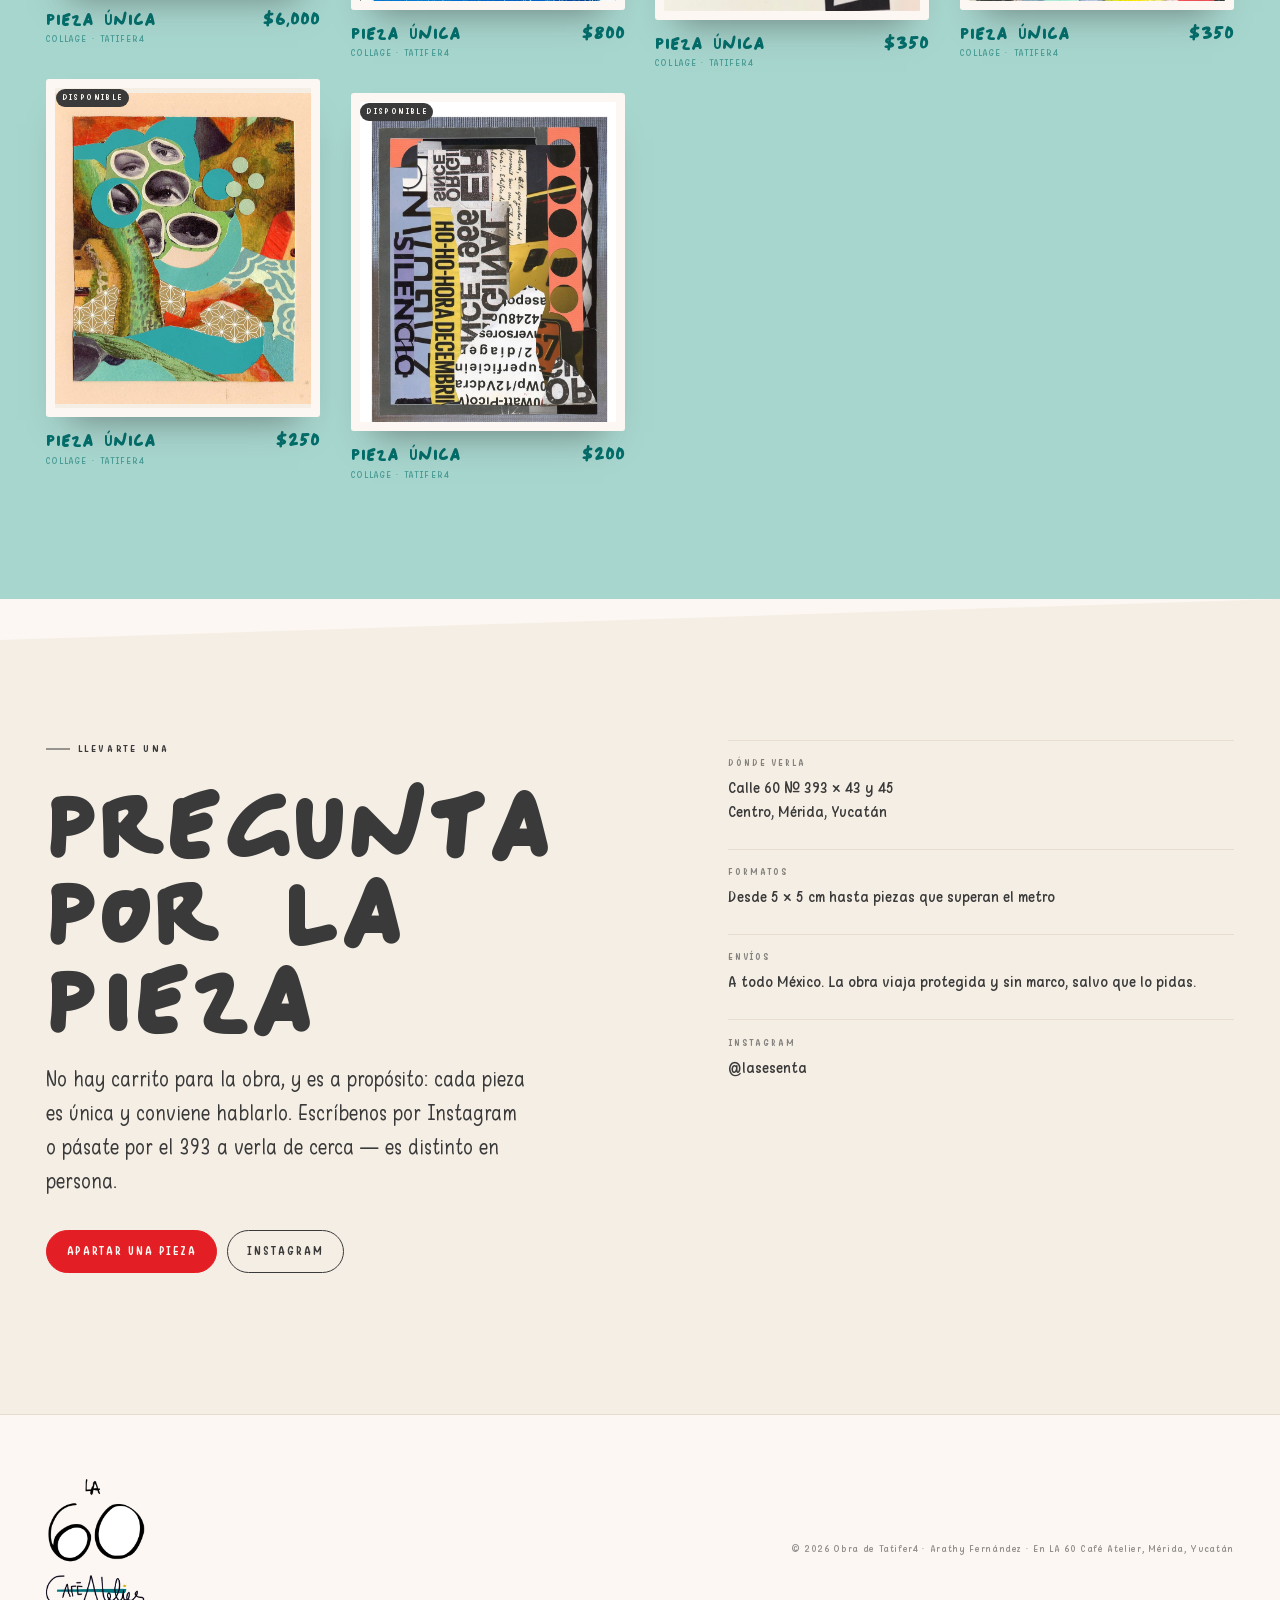
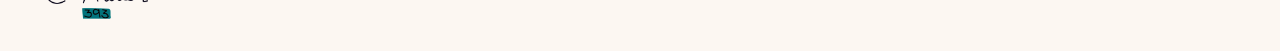
<file: obra.html>
<!doctype html>
<html lang="es-MX">
<head>
<meta charset="utf-8">
<meta name="viewport" content="width=device-width,initial-scale=1">
<title>Obra de Tatifer4 — LA 60 Café Atelier</title>
<meta name="description" content="Catálogo de collage original de Arathy Fernández, Tatifer4, directora artística de LA 60. Piezas únicas en venta, por series. Calle 60 № 393, Centro, Mérida.">
<meta name="theme-color" content="#C2185B">
<meta property="og:title" content="Obra de Tatifer4">
<meta property="og:description" content="Collage original en venta. Piezas únicas, por series.">
<meta property="og:type" content="website">
<meta property="og:image" content="https://la60cafeatelier.com/assets/img/og-obra.jpg">
<meta property="og:image:width" content="1200">
<meta property="og:image:height" content="630">
<meta property="og:image:alt" content="Una pieza de collage de Tatifer4">
<meta property="og:url" content="https://la60cafeatelier.com/obra.html">
<meta property="og:site_name" content="LA 60 · Café Atelier">
<meta property="og:locale" content="es_MX">
<meta name="twitter:card" content="summary_large_image">
<link rel="canonical" href="https://la60cafeatelier.com/obra.html">
<link rel="icon" href="favicon.ico" sizes="32x32">
<link rel="icon" href="favicon-512.png" type="image/png" sizes="512x512">
<link rel="apple-touch-icon" href="apple-touch-icon.png">

<link rel="preload" href="assets/fonts/lore-bold.woff2" as="font" type="font/woff2" crossorigin>
<link rel="preload" href="assets/fonts/warungkopi-400-normal.woff2" as="font" type="font/woff2" crossorigin>
<link rel="stylesheet" href="assets/css/la60-web.css">
</head>
<body class="pag-obra">

<a class="salta" href="#catalogo">Saltar al catálogo</a>

<nav class="nav" aria-label="Principal">
  <div class="nav__grupo">
    <a class="pill pill--marca" href="index.html">← LA 60 · Café Atelier</a>
  </div>
  <div class="nav__grupo nav__links" id="indice" aria-label="Series"></div>
  <div class="nav__grupo">
    <a class="pill pill--acento" href="reservas.html?intencion=obra">Apartar una pieza</a>
  </div>
</nav>
<a class="tab393" href="index.html#visita" aria-label="Calle 60 número 393, Centro, Mérida">393</a>

<!-- ============================================================
     PORTADA DEL CATÁLOGO
     ============================================================ -->
<header class="obra-hero escena" data-raton="16">
  <!-- Aquí no va el cafeto: la planta de café es del lado de la cafetería.
       En su sitio, un recorte de la manteleta, que sí es su mundo. -->
  <div class="flota solo-md" data-scroll="150"
       style="--x:2%;--y:9%;--w:clamp(84px,10vw,150px);--depth:1.8;--rot:-10deg;--dur:13s;--amp:16px;--z:6">
    <div class="flota__i"><img src="assets/img/recortes/mancha.webp" alt="" loading="eager"></div>
  </div>
  <div class="flota solo-md" data-scroll="200"
       style="--x:86%;--y:16%;--w:clamp(70px,8vw,120px);--depth:2.1;--rot:11deg;--dur:10s;--delay:-3s;--amp:18px;--z:6">
    <div class="flota__i"><img src="assets/img/recortes/ojo-gris.webp" alt="" loading="eager"></div>
  </div>
  <div class="flota solo-md" data-scroll="240"
       style="--x:4%;--y:70%;--w:clamp(56px,6vw,92px);--depth:2.5;--rot:-6deg;--dur:8.5s;--delay:-5s;--amp:22px;--z:6">
    <div class="flota__i"><img src="assets/img/recortes/mano.webp" alt="" loading="eager"></div>
  </div>

  <div class="wrap obra-hero__cuerpo">
    <p class="eyebrow rev">Catálogo de obra · LA 60 Café Atelier</p>
    <p class="autora__firma rev" data-d="1">Tatifer4</p>
    <h1 class="t-xl rev" data-d="1">Arathy Fernández</h1>
    <p class="lead rev" data-d="2">
      Creadora y directora artística de LA 60. Su obra no está colgada en el espacio:
      <em>es</em> el espacio. Los muros, los marcos, las mesas y las tazas salen del mismo
      gesto — recortar, superponer, dejar que las piezas encuentren su sitio.
    </p>
    <p class="lead mut rev" data-d="3">
      Todo lo que sigue está disponible, en diferentes precios según el formato y el
      momento en que se hizo. Cada pieza es única: si te llevas una, no hay otra igual.
    </p>
    <div class="hero__cta rev" data-d="4" style="justify-content:flex-start">
      <a class="btn btn--rojo" href="reservas.html?intencion=obra"><span>Apartar una pieza</span></a>
      <a class="btn btn--linea" href="index.html#tienda"><span>Ver el café</span></a>
    </div>
  </div>
  <div class="scrollcue" aria-hidden="true">Baja<i></i></div>
</header>

<!-- ============================================================
     LAS SERIES — se dibujan desde assets/js/obra.js
     ============================================================ -->
<main id="catalogo"></main>

<!-- ============================================================
     PREGUNTAR
     ============================================================ -->
<section class="sec plano plano--warm plano--corte-sup" id="preguntar">
  <div class="wrap visita">
    <div>
      <p class="eyebrow rev">Llevarte una</p>
      <h2 class="t-xl rev" data-d="1" style="margin:1.4rem 0 1.2rem;max-width:16ch">Pregunta por la pieza</h2>
      <p class="lead rev" data-d="2" style="max-width:48ch">
        No hay carrito para la obra, y es a propósito: cada pieza es única y conviene
        hablarlo. Escríbenos por Instagram o pásate por el 393 a verla de cerca — es
        distinto en persona.
      </p>
      <div class="hero__cta rev" data-d="3" style="justify-content:flex-start;margin-top:2rem">
        <a class="btn btn--rojo" href="reservas.html?intencion=obra"><span>Apartar una pieza</span></a>
        <a class="btn btn--linea" href="https://www.instagram.com/lasesenta" target="_blank" rel="noopener"><span>Instagram</span></a>
      </div>
    </div>
    <dl>
      <div class="dato rev" data-d="1">
        <dt>Dónde verla</dt>
        <dd>Calle 60 № 393 × 43 y 45<br>Centro, Mérida, Yucatán</dd>
      </div>
      <div class="dato rev" data-d="2">
        <dt>Formatos</dt>
        <dd>Desde 5 × 5 cm hasta piezas que superan el metro</dd>
      </div>
      <div class="dato rev" data-d="3">
        <dt>Envíos</dt>
        <dd>A todo México. La obra viaja protegida y sin marco, salvo que lo pidas.</dd>
      </div>
      <div class="dato rev" data-d="4">
        <dt>Instagram</dt>
        <dd><a href="https://www.instagram.com/lasesenta" target="_blank" rel="noopener">@lasesenta</a></dd>
      </div>
    </dl>
  </div>
</section>

<footer class="pie">
  <div class="wrap pie__fila">
    <a class="pie__logo" href="index.html">
      <img src="assets/img/logo-tinta.webp" alt="LA 60 · Café Atelier · 393"
           width="661" height="900" loading="lazy">
    </a>
    <p class="pie__legal">© <span data-anio>2026</span> Obra de Tatifer4 · Arathy Fernández ·
      En LA 60 Café Atelier, Mérida, Yucatán</p>
  </div>
</footer>

<script src="assets/js/datos.js" defer></script>
<script src="assets/js/la60.js" defer></script>
<script src="assets/js/obra.js" defer></script>
</body>
</html>
</file>
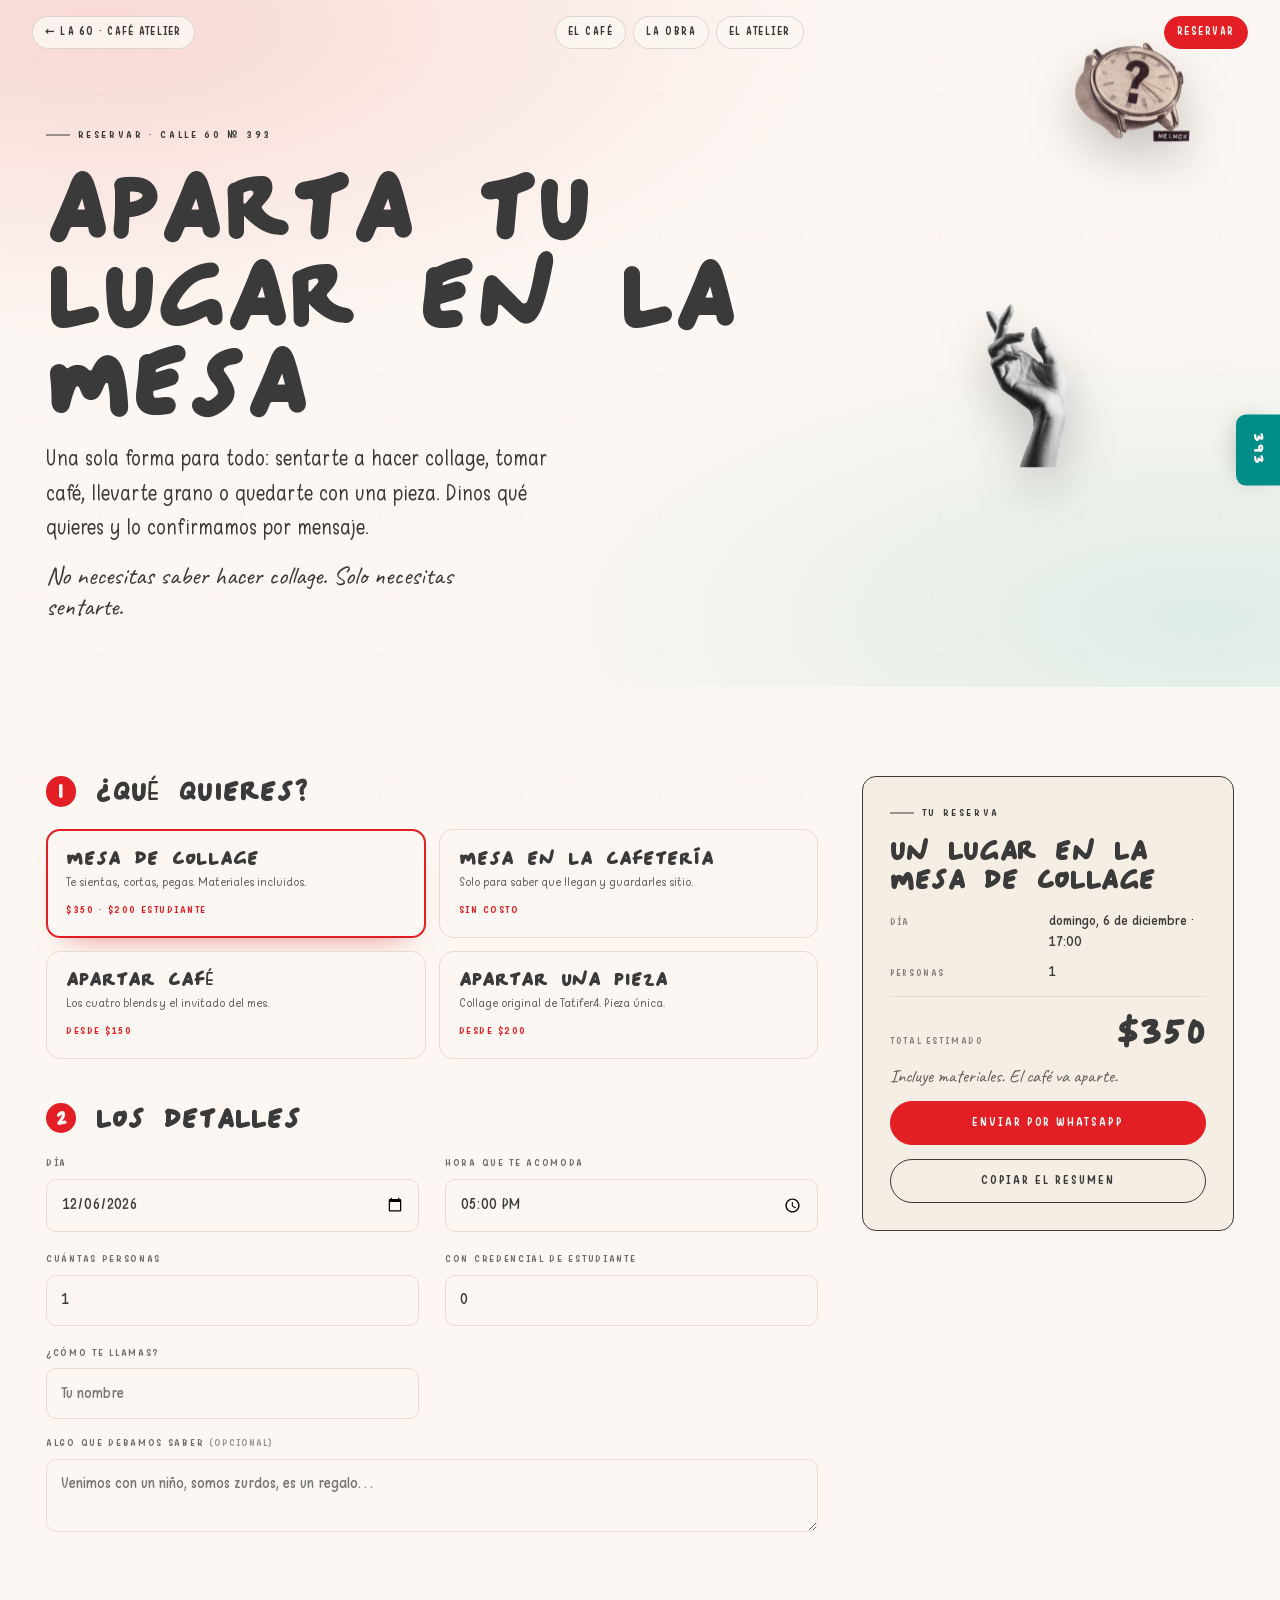
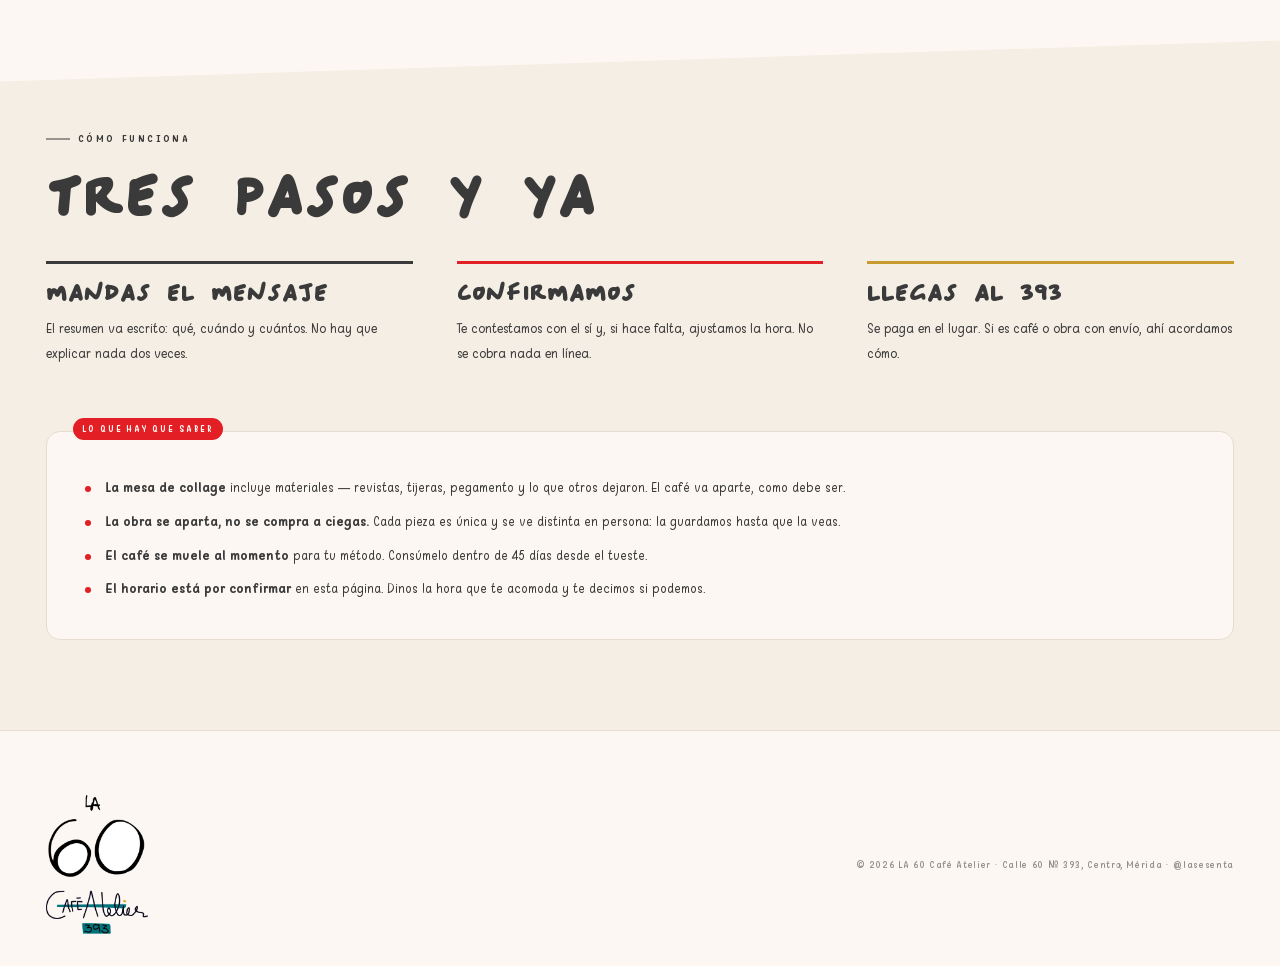
<file: reservas.html>
<!doctype html>
<html lang="es-MX">
<head>
<meta charset="utf-8">
<meta name="viewport" content="width=device-width,initial-scale=1">
<title>Reservar en LA 60 Café Atelier</title>
<meta name="description" content="Aparta tu lugar en la mesa de collage, una mesa en la cafetería, café en grano o una pieza de Tatifer4. Calle 60 № 393, Centro, Mérida.">
<meta name="theme-color" content="#E31E24">
<meta property="og:title" content="Reservar en LA 60">
<meta property="og:description" content="Collage, café y obra original. Aparta tu lugar en el 393.">
<meta property="og:type" content="website">
<meta property="og:image" content="https://la60cafeatelier.com/assets/img/og-reservas.jpg">
<meta property="og:image:width" content="1200">
<meta property="og:image:height" content="630">
<meta property="og:image:alt" content="La barra de LA 60 Café Atelier">
<meta property="og:url" content="https://la60cafeatelier.com/reservas.html">
<meta property="og:site_name" content="LA 60 · Café Atelier">
<meta property="og:locale" content="es_MX">
<meta name="twitter:card" content="summary_large_image">
<link rel="canonical" href="https://la60cafeatelier.com/reservas.html">
<link rel="icon" href="favicon.ico" sizes="32x32">
<link rel="icon" href="favicon-512.png" type="image/png" sizes="512x512">
<link rel="apple-touch-icon" href="apple-touch-icon.png">

<link rel="preload" href="assets/fonts/lore-bold.woff2" as="font" type="font/woff2" crossorigin>
<link rel="preload" href="assets/fonts/warungkopi-400-normal.woff2" as="font" type="font/woff2" crossorigin>
<link rel="stylesheet" href="assets/css/la60-web.css">
</head>
<body class="pag-reservas">

<a class="salta" href="#reserva">Saltar al formulario</a>

<nav class="nav" aria-label="Principal">
  <div class="nav__grupo">
    <a class="pill pill--marca" href="index.html">← LA 60 · Café Atelier</a>
  </div>
  <div class="nav__grupo nav__links">
    <a class="pill" href="index.html#tienda">El café</a>
    <a class="pill" href="obra.html">La obra</a>
    <a class="pill" href="index.html#taller">El atelier</a>
  </div>
  <div class="nav__grupo">
    <a class="pill pill--acento" href="#reserva">Reservar</a>
  </div>
</nav>
<a class="tab393" href="index.html#visita" aria-label="Calle 60 número 393, Centro, Mérida">393</a>

<!-- ============================================================
     PORTADA
     ============================================================ -->
<header class="res-hero escena" data-raton="14">
  <div class="flota solo-md" data-scroll="200"
       style="--x:84%;--y:14%;--w:clamp(80px,9vw,140px);--depth:2;--rot:9deg;--dur:11s;--amp:18px;--z:6">
    <div class="flota__i"><img src="assets/img/recortes/reloj.webp" alt="" loading="eager"></div>
  </div>
  <!-- La mano va debajo del reloj, a la derecha: a la izquierda se montaba
       sobre el texto del hero. -->
  <div class="flota solo-md" data-scroll="240"
       style="--x:77%;--y:56%;--w:clamp(58px,6.5vw,98px);--depth:2.5;--rot:-8deg;--dur:9s;--delay:-4s;--amp:22px;--z:6">
    <div class="flota__i"><img src="assets/img/recortes/mano.webp" alt="" loading="eager"></div>
  </div>

  <div class="wrap res-hero__cuerpo">
    <p class="eyebrow rev">Reservar · Calle 60 № 393</p>
    <h1 class="t-xl rev" data-d="1" style="max-width:18ch">Aparta tu lugar en la mesa</h1>
    <p class="lead rev" data-d="2" style="max-width:52ch">
      Una sola forma para todo: sentarte a hacer collage, tomar café, llevarte grano
      o quedarte con una pieza. Dinos qué quieres y lo confirmamos por mensaje.
    </p>
    <p class="nota rev" data-d="3" style="max-width:36ch">
      No necesitas saber hacer collage. Solo necesitas sentarte.
    </p>
  </div>
</header>

<!-- ============================================================
     LA RESERVA
     ============================================================ -->
<main class="sec sec--tight">
  <form class="wrap reserva" id="reserva" novalidate>

    <div class="reserva__cuerpo">
      <!-- ---------- 1 · qué quieres ---------- -->
      <fieldset class="paso">
        <legend class="paso__titulo"><span class="paso__n">1</span> ¿Qué quieres?</legend>
        <div class="opciones">
          <label class="opcion">
            <input type="radio" name="intencion" value="taller" checked>
            <span class="opcion__cuerpo">
              <span class="opcion__nombre">Mesa de collage</span>
              <span class="opcion__pie">Te sientas, cortas, pegas. Materiales incluidos.</span>
              <span class="opcion__precio">$350 · $200 estudiante</span>
            </span>
          </label>
          <label class="opcion">
            <input type="radio" name="intencion" value="mesa">
            <span class="opcion__cuerpo">
              <span class="opcion__nombre">Mesa en la cafetería</span>
              <span class="opcion__pie">Solo para saber que llegan y guardarles sitio.</span>
              <span class="opcion__precio">Sin costo</span>
            </span>
          </label>
          <label class="opcion">
            <input type="radio" name="intencion" value="cafe">
            <span class="opcion__cuerpo">
              <span class="opcion__nombre">Apartar café</span>
              <span class="opcion__pie">Los cuatro blends y el invitado del mes.</span>
              <span class="opcion__precio">Desde $150</span>
            </span>
          </label>
          <label class="opcion">
            <input type="radio" name="intencion" value="obra">
            <span class="opcion__cuerpo">
              <span class="opcion__nombre">Apartar una pieza</span>
              <span class="opcion__pie">Collage original de Tatifer4. Pieza única.</span>
              <span class="opcion__precio">Desde $200</span>
            </span>
          </label>
        </div>
      </fieldset>

      <!-- ---------- 2 · los detalles ---------- -->
      <fieldset class="paso">
        <legend class="paso__titulo"><span class="paso__n">2</span> Los detalles</legend>

        <div class="campos" data-para="taller mesa">
          <label class="campo">
            <span>Día</span>
            <input type="date" id="fecha" name="fecha" required>
          </label>
          <label class="campo">
            <span>Hora que te acomoda</span>
            <input type="time" id="hora" name="hora" value="17:00">
          </label>
        </div>

        <div class="campos" data-para="taller">
          <label class="campo">
            <span>Cuántas personas</span>
            <input type="number" id="personas" name="personas" min="1" max="10" value="1">
          </label>
          <label class="campo">
            <span>Con credencial de estudiante</span>
            <input type="number" id="estudiantes" name="estudiantes" min="0" max="10" value="0">
          </label>
        </div>

        <div class="campos" data-para="mesa">
          <label class="campo">
            <span>Cuántas personas</span>
            <input type="number" id="personas-mesa" name="personas-mesa" min="1" max="12" value="2">
          </label>
        </div>

        <div class="campos" data-para="cafe">
          <label class="campo campo--ancho">
            <span>Blend</span>
            <select id="blend" name="blend"></select>
          </label>
          <label class="campo">
            <span>Presentación</span>
            <select id="gramaje" name="gramaje"></select>
          </label>
          <label class="campo">
            <span>Cuántas bolsas</span>
            <input type="number" id="cantidad" name="cantidad" min="1" max="12" value="1">
          </label>
          <label class="campo">
            <span>Molienda</span>
            <select id="molienda" name="molienda"></select>
          </label>
          <label class="campo">
            <span>Entrega</span>
            <select id="entrega" name="entrega">
              <option>Paso por él al 393</option>
              <option>Envío a mi domicilio</option>
            </select>
          </label>
        </div>

        <div class="campos" data-para="obra">
          <label class="campo campo--ancho">
            <span>Pieza</span>
            <select id="pieza" name="pieza"></select>
          </label>
          <label class="campo campo--ancho">
            <span>Entrega</span>
            <select id="entrega-obra" name="entrega-obra">
              <option>Quiero verla en persona antes</option>
              <option>Paso por ella al 393</option>
              <option>Envío a mi domicilio</option>
            </select>
          </label>
          <p class="campo__ayuda campo--ancho">
            ¿Aún no la eliges? <a href="obra.html">Mira el catálogo completo</a> y vuelve.
          </p>
        </div>

        <div class="campos">
          <label class="campo">
            <span>¿Cómo te llamas?</span>
            <input type="text" id="nombre" name="nombre" autocomplete="name" placeholder="Tu nombre">
          </label>
          <label class="campo campo--ancho">
            <span>Algo que debamos saber <em>(opcional)</em></span>
            <textarea id="nota" name="nota" rows="2" placeholder="Venimos con un niño, somos zurdos, es un regalo…"></textarea>
          </label>
        </div>
      </fieldset>
    </div>

    <!-- ---------- 3 · el resumen ---------- -->
    <aside class="resumen">
      <div class="resumen__caja">
        <p class="eyebrow">Tu reserva</p>
        <h2 class="t-m" id="resumen-titulo">Elige qué quieres</h2>
        <dl class="resumen__lista" id="resumen-lista"></dl>
        <div class="resumen__total">
          <span>Total estimado</span>
          <strong id="resumen-total">—</strong>
        </div>
        <p class="resumen__pie" id="resumen-pie" hidden></p>

        <button class="btn btn--rojo resumen__btn" type="submit" id="enviar">
          <span>Enviar</span>
        </button>
        <button class="btn btn--linea resumen__btn" type="button" id="copiar">
          <span>Copiar el resumen</span>
        </button>
        <p class="resumen__aviso" id="aviso" hidden>
          Se copia el resumen y se abre Instagram: pégalo ahí y te contestamos.
        </p>
        <p class="resumen__senal" id="señal" role="status" hidden></p>
      </div>
    </aside>
  </form>
</main>

<!-- ============================================================
     CÓMO FUNCIONA
     ============================================================ -->
<section class="sec sec--tight plano plano--warm plano--corte-sup">
  <div class="wrap">
    <p class="eyebrow rev">Cómo funciona</p>
    <h2 class="t-l rev" data-d="1" style="margin:1.2rem 0 2.4rem;max-width:22ch">Tres pasos y ya</h2>
    <div class="cols3">
      <div class="col-nota rev" data-d="1">
        <h3>Mandas el mensaje</h3>
        <p>El resumen va escrito: qué, cuándo y cuántos. No hay que explicar nada dos veces.</p>
      </div>
      <div class="col-nota rev" data-d="2">
        <h3>Confirmamos</h3>
        <p>Te contestamos con el sí y, si hace falta, ajustamos la hora. No se cobra nada en línea.</p>
      </div>
      <div class="col-nota rev" data-d="3">
        <h3>Llegas al 393</h3>
        <p>Se paga en el lugar. Si es café o obra con envío, ahí acordamos cómo.</p>
      </div>
    </div>

    <div class="recuadro rev" data-d="2">
      <span class="recuadro__sello">Lo que hay que saber</span>
      <ul class="lista-saber">
        <li><b>La mesa de collage</b> incluye materiales — revistas, tijeras, pegamento y lo que
          otros dejaron. El café va aparte, como debe ser.</li>
        <li><b>La obra se aparta, no se compra a ciegas.</b> Cada pieza es única y se ve distinta
          en persona: la guardamos hasta que la veas.</li>
        <li><b>El café se muele al momento</b> para tu método. Consúmelo dentro de 45 días desde
          el tueste.</li>
        <li><b>El horario está por confirmar</b> en esta página. Dinos la hora que te acomoda y
          te decimos si podemos.</li>
      </ul>
    </div>
  </div>
</section>

<footer class="pie">
  <div class="wrap pie__fila">
    <a class="pie__logo" href="index.html">
      <img src="assets/img/logo-tinta.webp" alt="LA 60 · Café Atelier · 393"
           width="661" height="900" loading="lazy">
    </a>
    <p class="pie__legal">© <span data-anio>2026</span> LA 60 Café Atelier · Calle 60 № 393,
      Centro, Mérida · <a href="https://www.instagram.com/lasesenta" target="_blank" rel="noopener">@lasesenta</a></p>
  </div>
</footer>

<script src="assets/js/datos.js" defer></script>
<script src="assets/js/la60.js" defer></script>
<script src="assets/js/reservas.js" defer></script>
</body>
</html>
</file>
<file: assets/css/la60-web.css>
/* ============================================================
   LA 60 · CAFÉ ATELIER — sitio web
   Sistema editorial v3 llevado a pantalla.
   Lenguaje: collage · superposición · texturas · color controlado.
   Motor visual: objetos flotantes (composición, no decoración).
   ============================================================ */

/* ============ TIPOGRAFÍAS OFICIALES ============ */
@font-face{font-family:'LORE';src:url('../fonts/lore-regular.woff2') format('woff2');font-weight:100 550;font-style:normal;font-display:swap}
@font-face{font-family:'LORE';src:url('../fonts/lore-bold.woff2') format('woff2');font-weight:551 900;font-style:normal;font-display:swap}
@font-face{font-family:'LORE Display';src:url('../fonts/lore-bold.woff2') format('woff2');font-weight:100 900;font-style:normal;font-display:swap}
@font-face{font-family:'LORE Alt';src:url('../fonts/lore-alt-bold.woff2') format('woff2');font-weight:100 900;font-style:normal;font-display:swap}
@font-face{font-family:'Warung Kopi';src:url('../fonts/warungkopi-300-normal.woff2') format('woff2');font-weight:300;font-style:normal;font-display:swap}
@font-face{font-family:'Warung Kopi';src:url('../fonts/warungkopi-400-normal.woff2') format('woff2');font-weight:400;font-style:normal;font-display:swap}
@font-face{font-family:'Warung Kopi';src:url('../fonts/warungkopi-400-italic.woff2') format('woff2');font-weight:400;font-style:italic;font-display:swap}
@font-face{font-family:'Warung Kopi';src:url('../fonts/warungkopi-700-normal.woff2') format('woff2');font-weight:700;font-style:normal;font-display:swap}
@font-face{font-family:'Caveat';src:url('../fonts/caveat-latin-400-normal.woff2') format('woff2');font-weight:400;font-style:normal;font-display:swap}
@font-face{font-family:'Caveat';src:url('../fonts/caveat-latin-700-normal.woff2') format('woff2');font-weight:700;font-style:normal;font-display:swap}
@font-face{font-family:'Limoncello Recipe';src:url('../fonts/limoncello-regular.woff2') format('woff2');font-weight:100 900;font-style:normal;font-display:swap}

:root{
  /* -- roles tipográficos (cambiar aquí = cambiar todo el sitio) -- */
  --font-titulo:'LORE Display','LORE','Warung Kopi',cursive;
  --font-titulo-alt:'LORE Alt','LORE',cursive;
  --font-cuerpo:'Warung Kopi',system-ui,-apple-system,sans-serif;
  --font-nota:'Caveat',cursive;
  --font-arte:'Limoncello Recipe','Caveat',cursive;

  /* -- paleta oficial · Manual CNSTR 2026 -- */
  --kinder:#008D89;
  --kinder-dark:#006D6A;
  --rojo:#E31E24;
  --mostaza:#C89B2E;
  --papel:#FCF7F2;
  --papel-warm:#F5EEE5;
  --menta:#A7D6CE;
  --rosa:#E88FA8;
  --fucsia:#C2185B;
  --marcador:#3A3A3A;
  --linea:#E6DCCF;
  --blanco:#fff;

  /* -- ritmo -- */
  --gut:clamp(1.25rem,3.6vw,3.25rem);
  --maxw:1380px;
  --r:14px;
  --ease:cubic-bezier(.19,1,.22,1);
}

*,*::before,*::after{box-sizing:border-box;margin:0;padding:0}
/* clip, no hidden: los objetos que sobresalen se recortan sin crear un
   contenedor de scroll — así los blends pegajosos siguen funcionando */
html{scroll-behavior:smooth;-webkit-text-size-adjust:100%;overflow-x:clip}
body{
  background:var(--papel);
  color:var(--marcador);
  font-family:var(--font-cuerpo);
  font-size:clamp(1rem,.42vw + .92rem,1.1rem);
  line-height:1.62;
  -webkit-font-smoothing:antialiased;
  overflow-x:clip;
}
/* height:auto es obligatorio: sin él, max-width encoge el ancho pero deja
   el alto del atributo y las fotos salen estiradas. */
img,svg{display:block;max-width:100%}
img{height:auto}
a{color:inherit;text-decoration:none}
button{font:inherit;color:inherit;background:none;border:0;cursor:pointer}
::selection{background:var(--mostaza);color:var(--papel)}

/* textura de papel: sostiene todo el sistema */
body::before{
  content:'';position:fixed;inset:0;z-index:1;pointer-events:none;opacity:.5;
  background-image:
    radial-gradient(circle at 18% 32%,rgba(200,155,46,.05) 0 2px,transparent 3px),
    radial-gradient(circle at 72% 68%,rgba(58,58,58,.045) 0 1.5px,transparent 3px),
    radial-gradient(circle at 46% 88%,rgba(0,141,137,.04) 0 2px,transparent 3px);
  background-size:180px 180px,140px 140px,220px 220px;
  mix-blend-mode:multiply;
}

/* ============================================================
   1 · TIPOGRAFÍA DE PANTALLA
   ============================================================ */
.t-mega,.t-xl,.t-l,.t-m{
  font-family:var(--font-titulo);
  text-transform:uppercase;      /* LORE es solo mayúsculas */
  line-height:.86;
  letter-spacing:-.015em;
  font-weight:700;
}
.t-mega{font-size:clamp(3.4rem,14.5vw,13.5rem)}
.t-xl{font-size:clamp(2.6rem,7.6vw,6.6rem);line-height:.9}
.t-l{font-size:clamp(2rem,4.6vw,3.9rem);line-height:.94}
.t-m{font-size:clamp(1.35rem,2.2vw,2.1rem);line-height:1.02}

.t-alt{font-family:var(--font-titulo-alt)}
.t-arte{font-family:var(--font-arte);text-transform:none;letter-spacing:.01em;font-weight:400}
.nota{font-family:var(--font-nota);font-size:clamp(1.25rem,2vw,1.8rem);line-height:1.2}

.eyebrow{
  font-family:var(--font-cuerpo);font-weight:700;
  font-size:.68rem;letter-spacing:.24em;text-transform:uppercase;
  display:flex;align-items:center;gap:.7em;
}
.eyebrow::before{content:'';width:2.2em;height:2px;background:currentColor;flex:none;opacity:.5}

.lead{font-size:clamp(1.08rem,1.05vw + .82rem,1.42rem);line-height:1.5;font-weight:300}
.small{font-size:.82rem;line-height:1.5}
.mut{opacity:.66}

/* ============================================================
   2 · ESTRUCTURA
   ============================================================ */
.wrap{width:min(100% - var(--gut)*2,var(--maxw));margin-inline:auto}
.sec{position:relative;padding-block:clamp(5rem,11vw,10rem);z-index:2}
/* el contenido siempre por encima de los objetos de fondo */
.sec > .wrap{position:relative;z-index:5}
/* objetos que solo aparecen cuando hay sitio para que floten */
.solo-md{display:none}
@media(min-width:900px){.solo-md{display:block}}
.sec--tight{padding-block:clamp(3.5rem,7vw,6rem)}

/* planos de color = los "volúmenes" del sistema */
.plano{position:relative;isolation:isolate}
.plano--kinder{background:var(--kinder);color:var(--papel);--linea:rgba(252,247,242,.22);--btn-fill:#FCF7F2;--btn-txt:#008D89}
.plano--tinta{background:var(--marcador);color:var(--papel);--linea:rgba(252,247,242,.18);--btn-fill:#FCF7F2;--btn-txt:#3A3A3A}
.plano--menta{background:var(--menta);color:var(--kinder-dark);--linea:rgba(0,109,106,.24);--btn-fill:#006D6A;--btn-txt:#FCF7F2}
.plano--warm{background:var(--papel-warm)}

/* corte diagonal entre volúmenes: el papel rasgado del collage */
.plano--corte{clip-path:polygon(0 0,100% 3.2vw,100% 100%,0 calc(100% - 3.2vw))}
.plano--corte-sup{clip-path:polygon(0 3.2vw,100% 0,100% 100%,0 100%)}
.plano--corte-inf{clip-path:polygon(0 0,100% 0,100% calc(100% - 3.2vw),0 100%)}

/* cuadrícula blanco/rojo — patrón de identidad propio */
.trama{
  background-image:
    linear-gradient(var(--rojo) 1.5px,transparent 1.5px),
    linear-gradient(90deg,var(--rojo) 1.5px,transparent 1.5px);
  background-size:22px 22px;
  opacity:.28;
}

/* ============================================================
   3 · MOTOR DE OBJETOS FLOTANTES
   Dos capas: la exterior recibe el paralaje (JS), la interior
   respira sola (CSS). Nunca compiten por el mismo transform.
   ============================================================ */
.escena{position:relative}
.flota{
  position:absolute;
  left:var(--x,50%);top:var(--y,50%);
  width:var(--w,140px);
  z-index:var(--z,3);
  pointer-events:none;
  will-change:transform;
  transform:translate3d(
    calc(var(--mx,0px) * var(--depth,1)),
    calc(var(--my,0px) * var(--depth,1) + var(--sy,0px) * var(--depth,1)),
    0);
}
.flota__i{
  animation:respira var(--dur,13s) ease-in-out var(--delay,0s) infinite alternate;
  transform-origin:50% 50%;
}
@keyframes respira{
  from{transform:translateY(calc(var(--amp,10px) * -1)) rotate(calc(var(--rot,0deg) - var(--giro,1.6deg)))}
  to  {transform:translateY(var(--amp,10px)) rotate(calc(var(--rot,0deg) + var(--giro,1.6deg)))}
}

/* Los recortes de la manteleta ya vienen con su silueta: nada de marcos.
   La sombra los separa del fondo sin inventarles un borde. */
.flota img{filter:drop-shadow(0 20px 24px rgba(46,46,46,.26))}
.flota--suave img,.flota--suave svg{filter:drop-shadow(0 14px 18px rgba(58,58,58,.14))}

/* ============================================================
   4 · NAVEGACIÓN
   ============================================================ */
.nav{
  position:fixed;top:0;left:0;right:0;z-index:60;
  display:flex;align-items:center;justify-content:space-between;
  gap:1rem;padding:1rem clamp(1rem,3vw,2rem);
  transition:transform .45s var(--ease);
}
.nav.is-oculto{transform:translateY(-130%)}
.nav__grupo{display:flex;gap:.4rem;align-items:center}
.pill{
  display:inline-flex;align-items:center;gap:.45em;
  padding:.55em 1.05em;border-radius:100px;
  background:rgba(252,247,242,.86);
  border:1.5px solid rgba(58,58,58,.16);
  backdrop-filter:blur(14px);-webkit-backdrop-filter:blur(14px);
  font-size:.72rem;font-weight:700;letter-spacing:.13em;text-transform:uppercase;
  color:var(--marcador);
  transition:background .3s,color .3s,border-color .3s,transform .3s var(--ease);
}
.pill:hover{background:var(--marcador);color:var(--papel);border-color:var(--marcador);transform:translateY(-2px)}
.pill--acento{background:var(--rojo);color:var(--papel);border-color:var(--rojo)}
.pill--acento:hover{background:var(--marcador);border-color:var(--marcador)}
.pill--marca{letter-spacing:.11em}
.nav__links{display:none}
@media(min-width:900px){.nav__links{display:flex;gap:.4rem}}

/* pestaña lateral del 393 */
.tab393{
  position:fixed;right:0;top:50%;transform:translateY(-50%);z-index:55;
  background:var(--kinder);color:var(--papel);
  padding:1.15rem .62rem;border-radius:10px 0 0 10px;
  font-family:var(--font-titulo);font-size:.92rem;letter-spacing:.16em;
  writing-mode:vertical-rl;
  box-shadow:-6px 0 24px -10px rgba(58,58,58,.4);
  transition:padding-right .35s var(--ease),background .35s;
}
.tab393:hover{padding-right:1.1rem;background:var(--rojo)}
@media(max-width:760px){.tab393{display:none}}

/* ============================================================
   5 · HERO
   ============================================================ */
.hero{
  position:relative;min-height:100svh;overflow:clip;
  display:grid;align-items:center;
  padding-block:clamp(7rem,14vh,10rem) clamp(4rem,9vh,7rem);
}
.hero__fondo{
  position:absolute;inset:0;z-index:0;
  /* paradas intermedias para que el degradado no marque un canto visible */
  background:
    radial-gradient(120% 85% at 50% 8%,rgba(167,214,206,.5) 0%,rgba(167,214,206,.22) 34%,rgba(167,214,206,.06) 52%,transparent 68%),
    radial-gradient(90% 70% at 88% 92%,rgba(200,155,46,.24) 0%,rgba(200,155,46,.08) 34%,transparent 62%),
    var(--papel);
}
.hero__cuadricula{
  position:absolute;inset:auto 0 0 0;height:38vh;z-index:0;
  -webkit-mask-image:linear-gradient(transparent,#000 85%);
  mask-image:linear-gradient(transparent,#000 85%);
  opacity:.14;
}
.hero__centro{position:relative;z-index:12;text-align:center;pointer-events:none}

/* El logotipo va tal cual viene: no se recorta, no se recolorea, no se
   le añade nada. Solo se escala. */
.hero__logo{margin-inline:auto;width:min(41vw,clamp(150px,25vh,260px))}
.hero__logo img{width:100%;height:auto}

.hero__sub{
  margin-top:1.6rem;display:flex;flex-wrap:wrap;gap:.5rem .9rem;
  justify-content:center;align-items:center;
  font-size:.72rem;font-weight:700;letter-spacing:.22em;text-transform:uppercase;
}
.hero__sub span{opacity:.72}
.hero__punto{width:5px;height:5px;border-radius:50%;background:var(--rojo);flex:none}
.hero__cta{margin-top:2.2rem;display:flex;gap:.6rem;justify-content:center;flex-wrap:wrap;pointer-events:auto}
.btn{
  display:inline-flex;align-items:center;gap:.6em;
  padding:.9em 1.6em;border-radius:100px;
  font-size:.76rem;font-weight:700;letter-spacing:.16em;text-transform:uppercase;
  background:var(--marcador);color:var(--papel);
  border:1.5px solid var(--marcador);
  transition:transform .35s var(--ease),background .3s,color .3s;
}
.btn:hover{transform:translateY(-3px)}
.btn--linea{background:transparent;color:inherit;border-color:currentColor}
.btn--linea:hover{
  background:var(--btn-fill,#3A3A3A);
  color:var(--btn-txt,#FCF7F2);
  border-color:var(--btn-fill,#3A3A3A);
}
.btn--rojo{background:var(--rojo);border-color:var(--rojo)}
.btn--rojo:hover{background:var(--kinder);border-color:var(--kinder)}

/* --- reparto de los objetos de la portada ---------------------------
   Los recortes van a escalas muy distintas —del patín de 155 px al
   corazón de 40— para que la composición tenga primer plano y fondo.
   Móvil primero: sobreviven cuatro, se van a las esquinas y se quedan
   detrás del título (--z:2). La franja central queda libre.           */
.h-personaje{--x:58%;--y:76%;--w:34vw;--depth:1.1;--rot:2deg;--dur:12s;--amp:12px;--z:2}
.h-bolsa    {--x:2%;--y:70%;--w:30vw;--depth:1.5;--rot:-9deg;--dur:10s;--delay:-2s;--amp:14px;--z:2}
.h-r1       {--x:1%;--y:4%;--w:30vw;--depth:2;--rot:-11deg;--dur:9s;--delay:-1s;--amp:16px;--z:2}
.h-r2       {--x:64%;--y:3%;--w:32vw;--depth:1.9;--rot:7deg;--dur:11s;--delay:-4s;--amp:15px;--z:2}
.h-r8       {--x:86%;--y:58%;--w:12vw;--depth:2.8;--rot:9deg;--dur:7.5s;--delay:-2s;--amp:22px;--z:2}

@media(min-width:900px){
  /* En pantalla ancha sí hay sitio: los recortes pasan delante del título
     y la composición se abre en profundidad. */
  .h-cafeto-a{--x:-3%;--y:1%;--w:min(34vw,470px);--depth:.5;--rot:-7deg;--dur:17s;--amp:12px;--z:2}
  .hero__logo{width:min(28vw,clamp(200px,32vh,340px))}
  .h-personaje{--x:63%;--y:20%;--w:min(30vw,330px);--depth:1.25;--rot:2deg;--dur:12s;--amp:16px;--z:14}
  .h-bolsa{--x:8%;--y:42%;--w:min(15vw,170px);--depth:1.7;--rot:-9deg;--dur:10s;--delay:-2s;--amp:18px;--z:15}

  /* grandes, en primer plano */
  .h-r1 {--x:2%;--y:7%;--w:clamp(96px,11.5vw,164px);--depth:2.1;--rot:-11deg;--dur:9s;--delay:-1s;--amp:20px;--z:16}
  .h-r2 {--x:81%;--y:4%;--w:clamp(104px,12.5vw,178px);--depth:1.9;--rot:7deg;--dur:11s;--delay:-4s;--amp:17px;--z:16}
  .h-r3 {--x:26%;--y:74%;--w:clamp(82px,9.5vw,138px);--depth:2.4;--rot:5deg;--dur:8.5s;--delay:-3s;--amp:22px;--z:16}
  .h-r4 {--x:63%;--y:76%;--w:clamp(72px,8.5vw,124px);--depth:2.2;--rot:-6deg;--dur:10s;--delay:-6s;--amp:19px;--z:16}
  /* medianos */
  .h-r5 {--x:11%;--y:66%;--w:clamp(58px,7vw,102px);--depth:2.3;--rot:14deg;--dur:12s;--delay:-5s;--amp:18px;--z:16}
  .h-r6 {--x:33%;--y:15%;--w:clamp(56px,6.8vw,98px);--depth:2.5;--rot:-8deg;--dur:9.5s;--delay:-7s;--amp:21px;--z:16}
  .h-r7 {--x:91%;--y:77%;--w:clamp(48px,5.6vw,82px);--depth:2.6;--rot:11deg;--dur:8s;--delay:-2.5s;--amp:23px;--z:16}
  /* pequeños, los que más se mueven */
  .h-r8 {--x:88%;--y:57%;--w:clamp(30px,3.6vw,54px);--depth:2.8;--rot:9deg;--dur:7.5s;--delay:-2s;--amp:25px;--z:16}
  .h-r9 {--x:2%;--y:31%;--w:clamp(42px,5vw,74px);--depth:2.7;--rot:-4deg;--dur:10.5s;--delay:-8s;--amp:20px;--z:16}
  .h-r10{--x:90%;--y:25%;--w:clamp(46px,5.4vw,80px);--depth:2.5;--rot:13deg;--dur:11.5s;--delay:-3.5s;--amp:18px;--z:16}
}

.scrollcue{
  position:absolute;left:50%;bottom:1.6rem;transform:translateX(-50%);z-index:14;
  display:grid;justify-items:center;gap:.55rem;
  font-size:.6rem;letter-spacing:.24em;text-transform:uppercase;opacity:.55;
}
.scrollcue i{display:block;width:1px;height:44px;background:currentColor;transform-origin:top;animation:cae 2.1s var(--ease) infinite}
@keyframes cae{0%{transform:scaleY(0)}45%{transform:scaleY(1)}100%{transform:scaleY(0);transform-origin:bottom}}

/* ============================================================
   6 · MARQUESINA
   ============================================================ */
.marq{
  overflow:clip;border-block:1.5px solid var(--linea);
  padding-block:.85rem;background:var(--papel-warm);
  --vel:34s;
}
.marq--kinder{background:var(--kinder);color:var(--papel);border-color:rgba(252,247,242,.2)}
.marq__pista{display:flex;width:max-content;animation:corre var(--vel) linear infinite}
.marq:hover .marq__pista{animation-play-state:paused}
.marq__grupo{display:flex;align-items:center;gap:1.6rem;padding-right:1.6rem;flex:none}
.marq__item{
  font-family:var(--font-titulo);text-transform:uppercase;
  font-size:clamp(1.5rem,3.6vw,3rem);line-height:1;white-space:nowrap;
}
.marq__punto{width:.42em;height:.42em;border-radius:50%;background:var(--rojo);flex:none}
.marq--kinder .marq__punto{background:var(--mostaza)}
@keyframes corre{to{transform:translateX(-50%)}}

/* ============================================================
   7 · REVELADOS AL SCROLL
   ============================================================ */
.rev{opacity:0;transform:translateY(34px);transition:opacity .95s var(--ease),transform .95s var(--ease)}
.rev.is-on{opacity:1;transform:none}
.rev[data-d="1"]{transition-delay:.1s}
.rev[data-d="2"]{transition-delay:.2s}
.rev[data-d="3"]{transition-delay:.3s}
.rev[data-d="4"]{transition-delay:.4s}
.rev--izq{transform:translateX(-40px)}
.rev--der{transform:translateX(40px)}
/* la imagen se descubre como si alguien la pegara */
.rev-mask{clip-path:inset(0 0 100% 0);transition:clip-path 1.25s var(--ease)}
.rev-mask.is-on{clip-path:inset(0 0 0 0)}

/* ============================================================
   8 · ORIGEN — cifras
   ============================================================ */
.cifras{display:grid;gap:clamp(1.6rem,3vw,3rem);grid-template-columns:1fr}
@media(min-width:760px){.cifras{grid-template-columns:repeat(3,1fr)}}
.cifra{border-top:1.5px solid var(--linea);padding-top:1.1rem}
/* la cifra también es un <p>: hay que ganarle a `.cifra p` en especificidad */
.cifra .cifra__n{
  font-family:var(--font-titulo);font-size:clamp(3.2rem,7vw,5.4rem);
  line-height:.86;letter-spacing:-.02em;margin-top:0;opacity:1;font-weight:700;
}
.cifra .cifra__n em{font-style:normal;font-size:.42em;vertical-align:.55em;margin-left:.08em;opacity:.7}
.cifra p{margin-top:.7rem;font-size:.95rem;line-height:1.5;opacity:.85;font-weight:300}

/* ============================================================
   9 · VARIEDADES — tira horizontal
   ============================================================ */
.tira{
  display:flex;gap:1rem;overflow-x:auto;scroll-snap-type:x mandatory;
  padding:.5rem calc((100vw - min(100% - var(--gut)*2,var(--maxw)))/2) 1.6rem;
  margin-inline:calc(50% - 50vw);
  scrollbar-width:none;
}
.tira::-webkit-scrollbar{display:none}
.var{
  flex:0 0 min(78vw,300px);scroll-snap-align:center;
  background:var(--papel);border:1.5px solid var(--linea);border-radius:var(--r);
  padding:1.5rem 1.35rem 1.35rem;position:relative;
  transition:transform .5s var(--ease),box-shadow .5s var(--ease);
}
.var:hover{transform:translateY(-8px) rotate(-.7deg);box-shadow:0 26px 40px -22px rgba(58,58,58,.4)}
.var__n{
  position:absolute;top:1.1rem;right:1.2rem;
  font-family:var(--font-titulo);font-size:1.5rem;opacity:.16;
}
.var h3{font-family:var(--font-titulo);text-transform:uppercase;font-size:1.55rem;line-height:1;margin-bottom:.2rem}
.var__lat{font-style:italic;font-size:.78rem;opacity:.6;display:block;margin-bottom:.9rem}
.var p{font-size:.92rem;font-weight:300;line-height:1.5}
.var__tag{
  display:inline-block;margin-top:1.1rem;padding:.35em .8em;border-radius:100px;
  font-size:.64rem;font-weight:700;letter-spacing:.14em;text-transform:uppercase;
  background:var(--tono,var(--menta));color:var(--tono-txt,var(--kinder-dark));
}

/* ============================================================
   10 · BLENDS — volúmenes que se apilan
   ============================================================ */
.pila{position:relative}
.blend{
  position:sticky;top:0;min-height:100svh;
  display:grid;align-items:center;overflow:clip;
  background:var(--bg);color:var(--tx);
  border-top:1.5px solid rgba(252,247,242,.16);
}
.blend__rejilla{
  display:grid;gap:clamp(1.6rem,4vw,4rem);align-items:center;
  grid-template-columns:1fr;padding-block:clamp(4.5rem,9vh,7rem);
}
@media(min-width:900px){.blend__rejilla{grid-template-columns:1.05fr .95fr}}
.blend__num{
  font-family:var(--font-titulo);font-size:clamp(7rem,26vw,22rem);line-height:.72;
  position:absolute;right:-.06em;bottom:-.14em;opacity:.09;pointer-events:none;user-select:none;
}
.blend h2{margin:.5rem 0 .35rem}
.blend__claim{font-family:var(--font-nota);font-size:clamp(1.4rem,2.6vw,2.2rem);opacity:.85;margin-bottom:1.2rem}
.blend__desc{max-width:46ch;font-weight:300}
.ficha{display:grid;grid-template-columns:repeat(2,1fr);gap:1.1rem 1.4rem;margin-top:2rem;max-width:46ch}
.ficha dt{font-size:.62rem;font-weight:700;letter-spacing:.2em;text-transform:uppercase;opacity:.6;margin-bottom:.2rem}
.ficha dd{font-size:.95rem;line-height:1.35}
.blend__notas{margin-top:2rem;border-top:1.5px solid currentColor;padding-top:1.1rem;max-width:52ch;opacity:.92}
.blend__notas .eyebrow{margin-bottom:.9rem;opacity:.75}
.blend__notas li{list-style:none;font-size:.9rem;font-weight:300;line-height:1.5;padding-left:1.1rem;position:relative;margin-bottom:.55rem}
.blend__notas li::before{content:'';position:absolute;left:0;top:.62em;width:5px;height:5px;border-radius:50%;background:currentColor;opacity:.55}
.blend__notas b{font-weight:700}
/* la ficha técnica abre con el frontal de la etiqueta, no con la bolsa */
.blend__frontal{position:relative;display:grid;place-items:center;min-height:min(58vh,480px)}
.frontal,.frontal svg,.frontal img{width:100%;height:auto;display:block}
.frontal svg,.frontal img{
  border-radius:2px;
  box-shadow:0 34px 44px -26px rgba(46,46,46,.55);
}

/* ============================================================
   11 · BOLSA DE CAFÉ
   Los renders reales, con transparencia. No se recolorean ni se
   les añade sombra falsa: el render ya trae la suya.
   ============================================================ */
.bolsa,.flota__i > img[src*="bolsas/"]{width:100%;height:auto}

/* ============================================================
   12 · NOTAS — editorial a tres columnas
   ============================================================ */
.cols3{display:grid;gap:clamp(1.8rem,3.4vw,3.2rem);grid-template-columns:1fr}
@media(min-width:820px){.cols3{grid-template-columns:repeat(3,1fr)}}
.col-nota h3{font-family:var(--font-titulo);text-transform:uppercase;font-size:1.5rem;line-height:.98;margin-bottom:.8rem}
.col-nota{border-top:3px solid var(--marcador);padding-top:1.1rem}
.col-nota:nth-child(2){border-color:var(--rojo)}
.col-nota:nth-child(3){border-color:var(--mostaza)}
.col-nota p{font-weight:300;font-size:.96rem}
.recuadro{
  margin-top:clamp(2.4rem,5vw,4rem);
  border:1.5px solid var(--linea);border-radius:var(--r);
  padding:clamp(1.4rem,3vw,2.4rem);
  background:var(--papel);position:relative;
}
.recuadro__sello{
  position:absolute;top:-.9rem;left:1.6rem;background:var(--rojo);color:var(--papel);
  padding:.32em .9em;border-radius:100px;
  font-size:.62rem;font-weight:700;letter-spacing:.2em;text-transform:uppercase;
}

/* ============================================================
   13 · TIENDA
   ============================================================ */
.gramaje{display:flex;gap:.4rem;flex-wrap:wrap;margin-block:1.6rem 2.6rem}
.gramaje button{
  padding:.62em 1.25em;border-radius:100px;border:1.5px solid var(--linea);
  font-size:.72rem;font-weight:700;letter-spacing:.14em;text-transform:uppercase;
  transition:all .3s var(--ease);
}
.gramaje button[aria-pressed="true"]{background:var(--marcador);color:var(--papel);border-color:var(--marcador)}
.gramaje button:hover{border-color:var(--marcador)}

.rejilla-bolsas{display:grid;gap:clamp(1rem,2vw,1.6rem);grid-template-columns:repeat(2,1fr)}
@media(min-width:900px){.rejilla-bolsas{grid-template-columns:repeat(4,1fr)}}
.prod{
  position:relative;border:1.5px solid var(--linea);border-radius:var(--r);
  background:var(--papel);padding:1.1rem 1.1rem 1.3rem;overflow:clip;
  display:flex;flex-direction:column;
  transition:transform .55s var(--ease),box-shadow .55s var(--ease),border-color .3s;
}
.prod:hover{transform:translateY(-10px);box-shadow:0 34px 46px -28px rgba(58,58,58,.45);border-color:var(--marcador)}
.prod__lienzo{
  position:relative;display:grid;place-items:center;
  aspect-ratio:1/1;margin:-.4rem -.4rem .9rem;border-radius:10px;overflow:clip;
  background:var(--papel-warm);
}
/* la fotografía final llena el azulejo: trae su propia luz y su sombra,
   así que no necesita ni tinte de fondo ni margen */
.prod__lienzo img{width:100%;height:100%;object-fit:cover;
  transition:transform .8s var(--ease)}
.prod:hover .prod__lienzo img{transform:scale(1.05)}
.prod__tueste{font-size:.6rem;font-weight:700;letter-spacing:.16em;text-transform:uppercase;opacity:.6}
.prod h3{font-family:var(--font-titulo);text-transform:uppercase;font-size:1.45rem;line-height:1;margin:.25rem 0 .4rem}
.prod__perfil{font-size:.82rem;font-weight:300;opacity:.8;margin-bottom:1rem;flex:1}
.prod__pie{display:flex;align-items:baseline;justify-content:space-between;gap:.6rem;border-top:1.5px solid var(--linea);padding-top:.8rem}
.prod__precio{font-family:var(--font-titulo);font-size:1.7rem;line-height:1}
.prod__precio--na{opacity:.3;font-size:1.2rem}
.prod__g{font-size:.62rem;font-weight:700;letter-spacing:.14em;text-transform:uppercase;opacity:.55}
.prod__cinta{
  position:absolute;top:.9rem;right:-2.6rem;z-index:4;
  background:var(--rojo);color:var(--papel);
  padding:.3em 3rem;transform:rotate(38deg);
  font-size:.56rem;font-weight:700;letter-spacing:.18em;text-transform:uppercase;
}

/* la fotografía de la línea, cerrando la sección */
.linea{margin-top:clamp(2.6rem,5vw,4rem)}
.linea img{width:100%;height:auto;border-radius:var(--r)}
.linea figcaption{
  margin-top:.9rem;font-family:var(--font-nota);
  font-size:clamp(1.1rem,1.6vw,1.5rem);line-height:1.25;opacity:.8;
}

.cuidados{display:grid;gap:1.6rem;grid-template-columns:1fr;margin-top:clamp(2.4rem,5vw,3.6rem)}
@media(min-width:760px){.cuidados{grid-template-columns:repeat(3,1fr)}}
.cuidado{display:flex;gap:1rem;align-items:flex-start}
.cuidado__n{font-family:var(--font-titulo);font-size:2.4rem;line-height:.8;color:var(--rojo);flex:none}
.cuidado h4{font-size:.66rem;font-weight:700;letter-spacing:.2em;text-transform:uppercase;margin-bottom:.35rem}
.cuidado p{font-size:.88rem;font-weight:300;line-height:1.5;opacity:.85}

/* ============================================================
   14 · ATELIER DEL MES
   ============================================================ */
.mes{display:grid;gap:clamp(2rem,5vw,4.5rem);grid-template-columns:1fr;align-items:center}
@media(min-width:900px){.mes{grid-template-columns:.9fr 1.1fr}}
.mes__escena{position:relative;min-height:min(62vh,520px);display:grid;place-items:center}
.mes__lista{display:grid;gap:1.2rem;margin-top:2rem;max-width:50ch}
.mes__lista div{border-top:1.5px solid var(--linea);padding-top:.85rem}
.mes__lista dt{font-size:.62rem;font-weight:700;letter-spacing:.2em;text-transform:uppercase;opacity:.6;margin-bottom:.25rem}
.mes__lista dd{font-weight:300}

/* ============================================================
   15 · GALERÍA VIVA · TATIFER4  (módulo extraíble)
   ============================================================ */
.galeria{position:relative}
.obras{display:grid;gap:clamp(1.1rem,2.4vw,2.2rem);grid-template-columns:repeat(2,1fr)}
@media(min-width:820px){.obras{grid-template-columns:repeat(4,1fr)}}
.obra{
  position:relative;display:block;
  transition:transform .6s var(--ease),filter .6s var(--ease);
}
.obra:hover{transform:translateY(-18px) rotate(-1.4deg);z-index:5}
/* Cada obra flota a su propia altura de reposo. Solo en la rejilla de
   cuatro columnas: en dos columnas el desfase hace que una tarjeta pise
   el pie de la de arriba. */
@media(min-width:820px){
  .obra:nth-child(4n+1){transform:translateY(-14px)}
  .obra:nth-child(4n+3){transform:translateY(10px)}
  .obra:hover{transform:translateY(-24px) rotate(-1.4deg)}
}
.obra__marco{
  position:relative;border-radius:3px;overflow:clip;
  background:var(--papel);
  padding:9px;
  box-shadow:0 24px 34px -22px rgba(58,58,58,.55);
  transition:box-shadow .6s var(--ease);
}
.obra:hover .obra__marco{box-shadow:0 42px 52px -26px rgba(58,58,58,.6)}
/* La obra nunca se recorta: va contenida sobre un paspartú de papel,
   como una pieza montada. Sus formatos son distintos entre sí. */
.obra__lienzo{
  aspect-ratio:4/5;position:relative;overflow:clip;border-radius:1px;
  background:var(--papel-warm);display:grid;place-items:center;
}
.obra__lienzo img{width:100%;height:100%;object-fit:contain;display:block}
.obra__pie{display:flex;justify-content:space-between;align-items:baseline;gap:.6rem;margin-top:.8rem}
/* en columna estrecha el título y el precio no caben en la misma línea */
@media(max-width:700px){
  .obra__pie{display:grid;gap:.4rem;justify-items:start}
}
.obra h3{font-family:var(--font-titulo);text-transform:uppercase;font-size:1.05rem;line-height:1}
.obra__med{font-size:.66rem;letter-spacing:.1em;text-transform:uppercase;opacity:.55;display:block;margin-top:.25rem}
.obra__precio{font-family:var(--font-titulo);font-size:1.2rem;line-height:1;flex:none}
.obra__estado{
  position:absolute;top:.6rem;left:.6rem;z-index:3;
  background:var(--marcador);color:var(--papel);
  padding:.24em .7em;border-radius:100px;
  font-size:.54rem;font-weight:700;letter-spacing:.16em;text-transform:uppercase;
}
.obra__estado--vendida{background:var(--rojo)}

.autora{display:grid;gap:clamp(1.6rem,4vw,3.4rem);grid-template-columns:1fr;align-items:center;margin-bottom:clamp(2.6rem,6vw,4.5rem)}
@media(min-width:900px){.autora{grid-template-columns:.42fr .58fr}}
.autora__retrato{position:relative;border-radius:var(--r);overflow:clip;aspect-ratio:4/5}
.autora__retrato img{width:100%;height:100%;object-fit:cover}
.autora__firma{font-family:var(--font-arte);font-size:clamp(2rem,4.4vw,3.4rem);line-height:1;color:var(--fucsia);margin-bottom:.4rem}

/* ============================================================
   16 · OBJETOS DE LA CASA
   ============================================================ */
.objetos{display:grid;gap:clamp(1rem,2vw,1.6rem);grid-template-columns:repeat(2,1fr)}
@media(min-width:900px){.objetos{grid-template-columns:repeat(4,1fr)}}
.objeto{
  border:1.5px solid var(--linea);border-radius:var(--r);
  padding:1.2rem;background:var(--papel);
  display:flex;flex-direction:column;gap:.5rem;
  transition:transform .5s var(--ease),border-color .3s;
}
.objeto:hover{transform:translateY(-8px) rotate(.6deg);border-color:var(--marcador)}
.objeto__fig{aspect-ratio:1/1;display:grid;place-items:center;background:var(--tono,var(--papel-warm));border-radius:10px;margin:-.35rem -.35rem .5rem}
.objeto__fig svg{width:62%;height:62%}
.objeto h3{font-family:var(--font-titulo);text-transform:uppercase;font-size:1.1rem;line-height:1}
.objeto p{font-size:.8rem;font-weight:300;opacity:.8;flex:1}
.objeto__precio{font-family:var(--font-titulo);font-size:1.25rem}

/* ============================================================
   17 · TALLER
   ============================================================ */
.taller{display:grid;gap:clamp(2rem,5vw,4rem);grid-template-columns:1fr;align-items:center}
@media(min-width:900px){.taller{grid-template-columns:1.05fr .95fr}}
.taller__precios{display:grid;gap:1rem;grid-template-columns:repeat(2,1fr);margin-top:2rem;max-width:34rem}
.taller__precio{border:1.5px solid currentColor;border-radius:var(--r);padding:1.1rem 1.2rem}
.taller__precio strong{font-family:var(--font-titulo);font-size:2rem;line-height:1;display:block}
.taller__precio span{font-size:.66rem;font-weight:700;letter-spacing:.16em;text-transform:uppercase;opacity:.75}

/* ============================================================
   18 · EL ESPACIO — mosaico con paralaje
   ============================================================ */
.mosaico{display:grid;gap:clamp(.7rem,1.6vw,1.3rem);grid-template-columns:repeat(6,1fr)}
.mos{position:relative;overflow:clip;border-radius:var(--r);background:var(--papel-warm)}
.mos img{width:100%;height:100%;object-fit:cover;transition:transform 1.2s var(--ease)}
.mos:hover img{transform:scale(1.06)}
.mos--a{grid-column:span 6;aspect-ratio:4/3}
.mos--b{grid-column:span 3;aspect-ratio:3/4}
.mos--c{grid-column:span 3;aspect-ratio:3/4}
.mos--d{grid-column:span 6;aspect-ratio:16/9}
@media(min-width:820px){
  .mos--a{grid-column:span 4;aspect-ratio:16/11}
  .mos--b{grid-column:span 2;aspect-ratio:3/4}
  .mos--c{grid-column:span 2;aspect-ratio:3/4}
  .mos--d{grid-column:span 4;aspect-ratio:16/11}
}
.mos__pie{
  position:absolute;left:.9rem;bottom:.9rem;z-index:3;
  background:rgba(252,247,242,.9);backdrop-filter:blur(8px);
  padding:.34em .85em;border-radius:100px;
  font-size:.6rem;font-weight:700;letter-spacing:.16em;text-transform:uppercase;color:var(--marcador);
}

/* ============================================================
   19 · VISITA + PIE
   ============================================================ */
.visita{display:grid;gap:clamp(2rem,5vw,4rem);grid-template-columns:1fr}
@media(min-width:900px){.visita{grid-template-columns:1.1fr .9fr}}
.dato{border-top:1.5px solid var(--linea);padding-top:.9rem;margin-bottom:1.6rem}
.dato dt{font-size:.62rem;font-weight:700;letter-spacing:.2em;text-transform:uppercase;opacity:.6;margin-bottom:.3rem}
.dato dd{font-size:1.05rem;line-height:1.4}
.dato dd a:hover{color:var(--rojo)}

.pie{padding-block:clamp(2.5rem,5vw,4rem) 2rem;border-top:1.5px solid var(--linea)}
.pie__fila{display:flex;flex-wrap:wrap;gap:1rem 2rem;align-items:center;justify-content:space-between}
.pie__logo{display:block;width:clamp(74px,8vw,104px)}
.pie__logo img{width:100%;height:auto}
.pie__legal{font-size:.68rem;letter-spacing:.06em;opacity:.55}

/* ============================================================
   20 · ACCESIBILIDAD Y MOVIMIENTO REDUCIDO
   ============================================================ */
.salta{position:absolute;left:-9999px;top:0;z-index:99;background:var(--marcador);color:var(--papel);padding:.7em 1.2em;border-radius:0 0 8px 0}
.salta:focus{left:0}
:focus-visible{outline:2.5px solid var(--rojo);outline-offset:3px;border-radius:4px}

@media(prefers-reduced-motion:reduce){
  html{scroll-behavior:auto}
  *,*::before,*::after{animation-duration:.001ms!important;animation-iteration-count:1!important;transition-duration:.001ms!important}
  .flota{transform:none!important}
  .marq__pista{animation:none}
  .rev{opacity:1;transform:none}
  .rev-mask{clip-path:none}
  .blend{position:relative;min-height:auto}
}

/* ============================================================
   21 · CATÁLOGO DE OBRA · obra.html
   Página aparte: el catálogo de Tatifer4 no corre en el scroll
   de la portada, se entra por botón. Cada serie abre con su
   seccionador y su propio plano de color.
   ============================================================ */
.pag-obra{--linea:#E6DCCF}

.obra-hero{
  position:relative;overflow:clip;
  min-height:min(86svh,720px);
  display:grid;align-items:center;
  padding-block:clamp(7rem,15vh,10rem) clamp(4rem,9vh,7rem);
  background:
    radial-gradient(110% 80% at 12% 6%,rgba(232,143,168,.34) 0%,rgba(232,143,168,.1) 40%,transparent 66%),
    radial-gradient(90% 70% at 92% 88%,rgba(167,214,206,.34) 0%,transparent 60%),
    var(--papel);
}
.obra-hero__cuerpo{position:relative;z-index:5;max-width:60ch;display:grid;gap:1.1rem}
.obra-hero__cuerpo .autora__firma{margin:1.2rem 0 -.2rem}

/* --- el seccionador de serie ------------------------------- */
.serie{position:relative;padding-block:clamp(4.5rem,9vw,8rem);z-index:2}
.serie > .wrap{position:relative;z-index:5}

.seccionador{margin-bottom:clamp(2.6rem,5vw,4.5rem)}
.seccionador__nombre{
  /* más contenido que el t-mega de la portada: es un rótulo, no un titular */
  font-size:clamp(3rem,9vw,7.5rem);
  margin:.9rem 0 1.4rem;
}
.seccionador__pie{
  display:grid;gap:1.4rem clamp(2rem,4vw,4rem);
  grid-template-columns:1fr;
  border-top:1.5px solid var(--linea);padding-top:1.2rem;
}
@media(min-width:820px){
  .seccionador__pie{grid-template-columns:minmax(0,1fr) auto;align-items:start}
}
.seccionador__pie .nota{max-width:42ch;opacity:.9}
.seccionador__datos{display:flex;gap:clamp(1.4rem,3vw,2.6rem)}
.seccionador__datos dt{
  font-size:.62rem;font-weight:700;letter-spacing:.2em;
  text-transform:uppercase;opacity:.6;margin-bottom:.25rem;
}
.seccionador__datos dd{font-family:var(--font-titulo);font-size:clamp(1.5rem,2.6vw,2.2rem);line-height:1}

/* la sombra de la tarjeta necesita más contraste sobre plano oscuro */
.plano--tinta .obra__marco,.plano--kinder .obra__marco{box-shadow:0 26px 40px -20px rgba(0,0,0,.5)}

/* --- la invitación al catálogo, en la portada --------------- */
.pase{
  display:grid;gap:clamp(1.6rem,3.4vw,3rem);align-items:center;
  grid-template-columns:1fr;margin-top:clamp(2.6rem,5vw,4rem);
}
@media(min-width:900px){.pase{grid-template-columns:1.15fr .85fr}}
.pase__muestra{display:grid;grid-template-columns:repeat(4,1fr);gap:.7rem}
.pase__muestra img{
  width:100%;aspect-ratio:4/5;object-fit:contain;
  background:var(--papel-warm);border-radius:3px;padding:7px;
  box-shadow:0 18px 26px -18px rgba(46,46,46,.5);
  transition:transform .5s var(--ease);
}
.pase__muestra a:nth-child(2) img{transform:translateY(-10px)}
.pase__muestra a:nth-child(4) img{transform:translateY(8px)}
.pase__muestra a:hover img{transform:translateY(-16px) rotate(-1.6deg)}
.pase__texto{display:grid;gap:1rem;justify-items:start}
.pase__cifra{font-family:var(--font-titulo);font-size:clamp(2.6rem,5vw,4rem);line-height:.9}

/* ============================================================
   22 · RESERVAS · reservas.html
   Una superficie, cuatro intenciones. Los campos de la intención
   que no toca están `hidden`, no ocultos con display: así el
   lector de pantalla tampoco los ve.
   ============================================================ */
.res-hero{
  position:relative;overflow:clip;
  padding-block:clamp(7rem,14vh,9rem) clamp(2.6rem,5vw,4rem);
  background:
    radial-gradient(100% 80% at 8% 4%,rgba(227,30,36,.14) 0%,transparent 58%),
    radial-gradient(90% 70% at 94% 90%,rgba(167,214,206,.34) 0%,transparent 60%),
    var(--papel);
}
.res-hero__cuerpo{position:relative;z-index:5;display:grid;gap:1.1rem}

/* --- la rejilla: formulario + resumen ----------------------- */
.reserva{display:grid;gap:clamp(1.8rem,3.4vw,3rem);grid-template-columns:1fr;align-items:start}
@media(min-width:980px){.reserva{grid-template-columns:minmax(0,1.35fr) minmax(310px,.65fr)}}
.reserva__cuerpo{display:grid;gap:clamp(1.8rem,3.4vw,3rem);min-width:0}

.paso{border:0}
.paso__titulo{
  display:flex;align-items:center;gap:.7em;padding:0;margin-bottom:1.4rem;
  font-family:var(--font-titulo);text-transform:uppercase;
  font-size:clamp(1.3rem,2.2vw,1.9rem);line-height:1;
}
.paso__n{
  display:inline-grid;place-items:center;flex:none;
  width:1.5em;height:1.5em;border-radius:50%;
  background:var(--rojo);color:var(--papel);font-size:.72em;
}

/* --- elegir la intención ----------------------------------- */
.opciones{display:grid;gap:.8rem;grid-template-columns:1fr}
@media(min-width:700px){.opciones{grid-template-columns:repeat(2,1fr)}}
.opcion{position:relative;display:block;cursor:pointer}
.opcion input{position:absolute;opacity:0;width:0;height:0}
.opcion__cuerpo{
  display:grid;gap:.3rem;height:100%;
  border:1.5px solid var(--linea);border-radius:var(--r);
  padding:1.1rem 1.2rem;background:var(--papel);
  transition:border-color .3s,transform .4s var(--ease),box-shadow .4s var(--ease);
}
.opcion:hover .opcion__cuerpo{transform:translateY(-3px);border-color:var(--marcador)}
.opcion.is-elegida .opcion__cuerpo{
  border-color:var(--rojo);border-width:2.5px;padding:calc(1.1rem - 1px) calc(1.2rem - 1px);
  box-shadow:0 18px 30px -22px rgba(227,30,36,.6);
}
.opcion input:focus-visible + .opcion__cuerpo{outline:2.5px solid var(--rojo);outline-offset:3px}
.opcion__nombre{font-family:var(--font-titulo);text-transform:uppercase;font-size:1.2rem;line-height:1}
.opcion__pie{font-size:.86rem;font-weight:300;line-height:1.45;opacity:.8}
.opcion__precio{
  margin-top:.35rem;font-size:.66rem;font-weight:700;
  letter-spacing:.14em;text-transform:uppercase;color:var(--rojo);
}

/* --- los campos -------------------------------------------- */
.campos{display:grid;gap:1rem clamp(1rem,2vw,1.6rem);grid-template-columns:1fr;margin-bottom:1.2rem}
@media(min-width:620px){.campos{grid-template-columns:repeat(2,1fr)}}
.campos[hidden]{display:none}
.campo{display:grid;gap:.4rem;min-width:0}
.campo--ancho{grid-column:1/-1}
.campo > span{font-size:.66rem;font-weight:700;letter-spacing:.16em;text-transform:uppercase;opacity:.72}
.campo > span em{font-style:normal;opacity:.7;letter-spacing:.1em}
.campo input,.campo select,.campo textarea{
  font:inherit;font-size:1rem;color:var(--marcador);
  background:var(--papel);
  border:1.5px solid var(--linea);border-radius:10px;
  padding:.72em .85em;width:100%;
  transition:border-color .25s;
}
.campo textarea{resize:vertical;line-height:1.5}
.campo input:hover,.campo select:hover,.campo textarea:hover{border-color:rgba(58,58,58,.4)}
.campo input:focus,.campo select:focus,.campo textarea:focus{
  outline:0;border-color:var(--kinder);box-shadow:0 0 0 3px rgba(0,141,137,.16);
}
.campo__ayuda{grid-column:1/-1;font-size:.86rem;opacity:.8}
.campo__ayuda a{border-bottom:1.5px solid var(--rojo)}

/* --- el resumen -------------------------------------------- */
.resumen{min-width:0}
@media(min-width:980px){.resumen{position:sticky;top:5.5rem}}
.resumen__caja{
  border:1.5px solid var(--marcador);border-radius:var(--r);
  background:var(--papel-warm);padding:clamp(1.2rem,2.4vw,1.7rem);
  display:grid;gap:.9rem;
}
.resumen__caja .t-m{margin-bottom:.2rem}
.resumen__lista{display:grid;gap:.6rem}
.resumen__lista > div{display:grid;grid-template-columns:8.5em 1fr;gap:.6rem;align-items:baseline}
.resumen__lista dt{font-size:.62rem;font-weight:700;letter-spacing:.16em;text-transform:uppercase;opacity:.6}
.resumen__lista dd{font-size:.94rem;line-height:1.35}
.resumen__total{
  display:flex;align-items:baseline;justify-content:space-between;gap:1rem;
  border-top:1.5px solid var(--linea);padding-top:.9rem;
}
.resumen__total span{font-size:.62rem;font-weight:700;letter-spacing:.16em;text-transform:uppercase;opacity:.6}
.resumen__total strong{font-family:var(--font-titulo);font-size:clamp(1.8rem,3vw,2.4rem);line-height:1}
.resumen__pie{font-family:var(--font-nota);font-size:1.15rem;line-height:1.2;opacity:.8}
.resumen__btn{width:100%;justify-content:center}
.resumen__aviso{font-size:.78rem;line-height:1.45;opacity:.72}
.resumen__senal{
  font-size:.8rem;font-weight:700;color:var(--kinder-dark);
  background:rgba(167,214,206,.4);border-radius:8px;padding:.5em .7em;
}

.lista-saber{display:grid;gap:.7rem;margin-top:.4rem}
.lista-saber li{list-style:none;position:relative;padding-left:1.2rem;font-weight:300;font-size:.94rem;line-height:1.5}
.lista-saber li::before{content:'';position:absolute;left:0;top:.6em;width:6px;height:6px;border-radius:50%;background:var(--rojo)}

/* ============================================================
   23 · FEBRULLAGE YUCATÁN · februllage.html
   Mismo sistema, otra cara: la portada va sobre kinder con
   formas de papel recortado — círculos, anillo, polígonos — en
   menta, mostaza, rosa y rojo. Sin fotos de la cafetería.
   ============================================================ */
.pag-febru{--linea:#E6DCCF}
/* la pestaña del 393 es kinder, y la portada también: aquí va en rojo */
.pag-febru .tab393{background:var(--rojo)}
.pag-febru .tab393:hover{background:var(--marcador)}

.febru-hero{
  position:relative;overflow:clip;min-height:min(94svh,760px);
  display:grid;align-items:center;
  padding-block:clamp(7rem,15vh,10rem) clamp(3rem,7vh,5rem);
  background:var(--kinder);color:var(--papel);
  --linea:rgba(252,247,242,.24);--btn-fill:#FCF7F2;--btn-txt:#008D89;
}
/* Sin max-width en el contenedor: es una rejilla, y el titular de una sola
   palabra fuerza el ancho de la pista — todo lo demás se estiraba con él y
   se metía bajo la pestaña lateral. La medida se pone en el texto. */
.febru-hero__cuerpo{position:relative;z-index:8;display:grid;gap:1.1rem;justify-items:start}
.febru-hero__cuerpo .lead{max-width:50ch}
.febru-hero__cuerpo .eyebrow{max-width:100%}
.febru-hero__nombre{
  font-size:clamp(3rem,11vw,9.5rem);line-height:.84;margin:.8rem 0 0;
}
.febru-hero__sub{
  font-family:var(--font-cuerpo);font-weight:700;
  font-size:clamp(.82rem,1.5vw,1.05rem);
  letter-spacing:.3em;text-transform:uppercase;
}
.febru-hero__fechas{
  display:flex;align-items:baseline;gap:.5rem;flex-wrap:wrap;
  font-family:var(--font-titulo);line-height:1;margin-top:.6rem;
}
.febru-hero__fechas span{font-size:clamp(2.6rem,6vw,4.6rem)}
.febru-hero__fechas i{
  display:inline-block;width:clamp(1.4rem,3vw,2.6rem);height:3px;
  background:var(--mostaza);border-radius:2px;
  position:relative;top:-.5em;
}
.febru-hero__fechas em{
  font-family:var(--font-nota);font-style:normal;
  font-size:clamp(1.2rem,2vw,1.7rem);margin-left:.4rem;opacity:.92;
}

/* las formas de papel de la portada */
.f-c1{--x:-6%;--y:6%;--w:min(26vw,320px);--depth:.6;--rot:0deg;--dur:19s;--amp:14px;--z:1}
.f-c2{--x:74%;--y:2%;--w:min(22vw,260px);--depth:.9;--rot:12deg;--dur:16s;--delay:-4s;--amp:16px;--z:1}
.f-c3{--x:84%;--y:52%;--w:min(17vw,200px);--depth:1.5;--rot:-9deg;--dur:13s;--delay:-6s;--amp:18px;--z:2}
.f-c4{--x:37%;--y:80%;--w:min(24vw,210px);--depth:1.9;--rot:14deg;--dur:11s;--delay:-2s;--amp:20px;--z:2}
.f-c5{--x:62%;--y:80%;--w:min(15vw,170px);--depth:1.3;--rot:-6deg;--dur:17s;--delay:-8s;--amp:15px;--z:1;opacity:.9}
@media(max-width:899px){
  .f-c4{--x:62%;--y:84%;--w:38vw;--depth:1.6}
}

/* --- tablas del programa ------------------------------------ */
.tabla-envoltorio{overflow-x:auto;margin-top:clamp(2rem,4vw,3rem)}
.tabla-programa{width:100%;border-collapse:collapse;text-align:left;min-width:34rem}
.tabla-programa caption{
  font-family:var(--font-nota);font-size:clamp(1.2rem,2vw,1.6rem);
  text-align:left;margin-bottom:.8rem;opacity:.85;
}
.tabla-programa th,.tabla-programa td{
  padding:.95rem 1rem .95rem 0;border-bottom:1.5px solid var(--linea);
  vertical-align:top;
}
.tabla-programa thead th{
  font-family:var(--font-cuerpo);font-size:.62rem;font-weight:700;
  letter-spacing:.2em;text-transform:uppercase;opacity:.6;
  border-bottom-width:2.5px;
}
.tabla-programa tbody th{
  font-family:var(--font-titulo);text-transform:uppercase;
  font-size:1.05rem;line-height:1.1;white-space:nowrap;padding-right:2rem;
}
.tabla-programa td{font-weight:300;line-height:1.5}
.tabla-programa--rondas{min-width:46rem;font-size:.92rem}
.tabla-programa--rondas tbody th{font-size:.92rem}

/* --- recuadro sobre plano de color --------------------------- */
.recuadro--sobre-color{background:rgba(252,247,242,.1);border-color:rgba(252,247,242,.3)}
.talleres{display:grid;gap:.55rem;padding-left:1.3rem}
.talleres li{font-weight:300;line-height:1.5}
.talleres li b{font-weight:700}

/* --- dinámica A --------------------------------------------- */
.dinamica{display:grid;gap:clamp(1.8rem,4vw,3.4rem);grid-template-columns:1fr;align-items:start}
@media(min-width:900px){.dinamica{grid-template-columns:.9fr 1.1fr}}
.preguntas{display:grid;gap:.1rem;counter-reset:p;list-style:none}
.preguntas li{
  counter-increment:p;position:relative;
  padding:.85rem 0 .85rem 3.2rem;
  border-top:1.5px solid var(--linea);
  font-size:1.02rem;line-height:1.4;
}
.preguntas li:last-child{border-bottom:1.5px solid var(--linea)}
.preguntas li::before{
  content:counter(p,decimal-leading-zero);
  position:absolute;left:0;top:.85rem;
  font-family:var(--font-titulo);font-size:1.05rem;color:var(--rojo);
}

/* --- ficha de la dinámica B ---------------------------------- */
.ficha-dinamica{display:grid;gap:1.2rem clamp(1.6rem,3vw,3rem);grid-template-columns:1fr;margin-top:2rem}
@media(min-width:700px){.ficha-dinamica{grid-template-columns:repeat(2,1fr)}}
@media(min-width:1040px){.ficha-dinamica{grid-template-columns:repeat(4,1fr)}}
.ficha-dinamica > div{border-top:1.5px solid var(--linea);padding-top:.9rem}
.ficha-dinamica dt{font-size:.62rem;font-weight:700;letter-spacing:.2em;text-transform:uppercase;opacity:.65;margin-bottom:.3rem}
.ficha-dinamica dd{font-size:1rem;line-height:1.35}

/* --- artistas ------------------------------------------------ */
.artistas{display:grid;gap:0;grid-template-columns:1fr;list-style:none;margin-top:clamp(2rem,4vw,3rem)}
@media(min-width:620px){.artistas{grid-template-columns:repeat(2,1fr);column-gap:clamp(1.6rem,3vw,3rem)}}
@media(min-width:1040px){.artistas{grid-template-columns:repeat(3,1fr)}}
.artista{
  display:flex;align-items:baseline;gap:.75rem;
  padding:.8rem 0;border-bottom:1.5px solid var(--linea);
}
.artista__n{
  font-family:var(--font-titulo);font-size:.82rem;
  color:var(--rojo);flex:none;width:2ch;
}
.artista b{font-weight:400;font-size:1.05rem;line-height:1.25}
.artista em{
  font-style:normal;margin-left:auto;padding-left:.8rem;
  font-size:.62rem;font-weight:700;letter-spacing:.14em;
  text-transform:uppercase;opacity:.55;text-align:right;
}
.artista--casa b{font-weight:700}
.artista--casa .artista__n{color:var(--kinder)}

/* --- niveles de alianza -------------------------------------- */
.niveles{display:grid;gap:clamp(1rem,2vw,1.6rem);grid-template-columns:1fr;margin-top:clamp(2.4rem,5vw,3.6rem)}
@media(min-width:860px){.niveles{grid-template-columns:repeat(3,1fr)}}
.nivel{
  border:1.5px solid var(--linea);border-radius:var(--r);
  padding:1.3rem 1.4rem;display:grid;gap:.7rem;align-content:start;
  transition:border-color .3s,transform .45s var(--ease);
}
.nivel:hover{transform:translateY(-5px);border-color:currentColor}
.nivel h3{font-family:var(--font-titulo);text-transform:uppercase;font-size:1.25rem;line-height:1}
.nivel__aporta,.nivel__recibe{font-size:.9rem;font-weight:300;line-height:1.45}
.nivel__aporta{padding-bottom:.7rem;border-bottom:1.5px solid var(--linea)}
.nivel__recibe{opacity:.82}

/* --- marcas de lo que falta ---------------------------------- */
.pendiente{
  background:rgba(227,30,36,.12);color:inherit;
  border-bottom:1.5px dashed var(--rojo);
  padding:.05em .25em;border-radius:3px;
}
.enlace{border-bottom:1.5px solid var(--rojo)}
.enlace:hover{color:var(--rojo)}
.visualmente-oculto{
  position:absolute;width:1px;height:1px;overflow:hidden;
  clip-path:inset(50%);white-space:nowrap;
}
</file>
